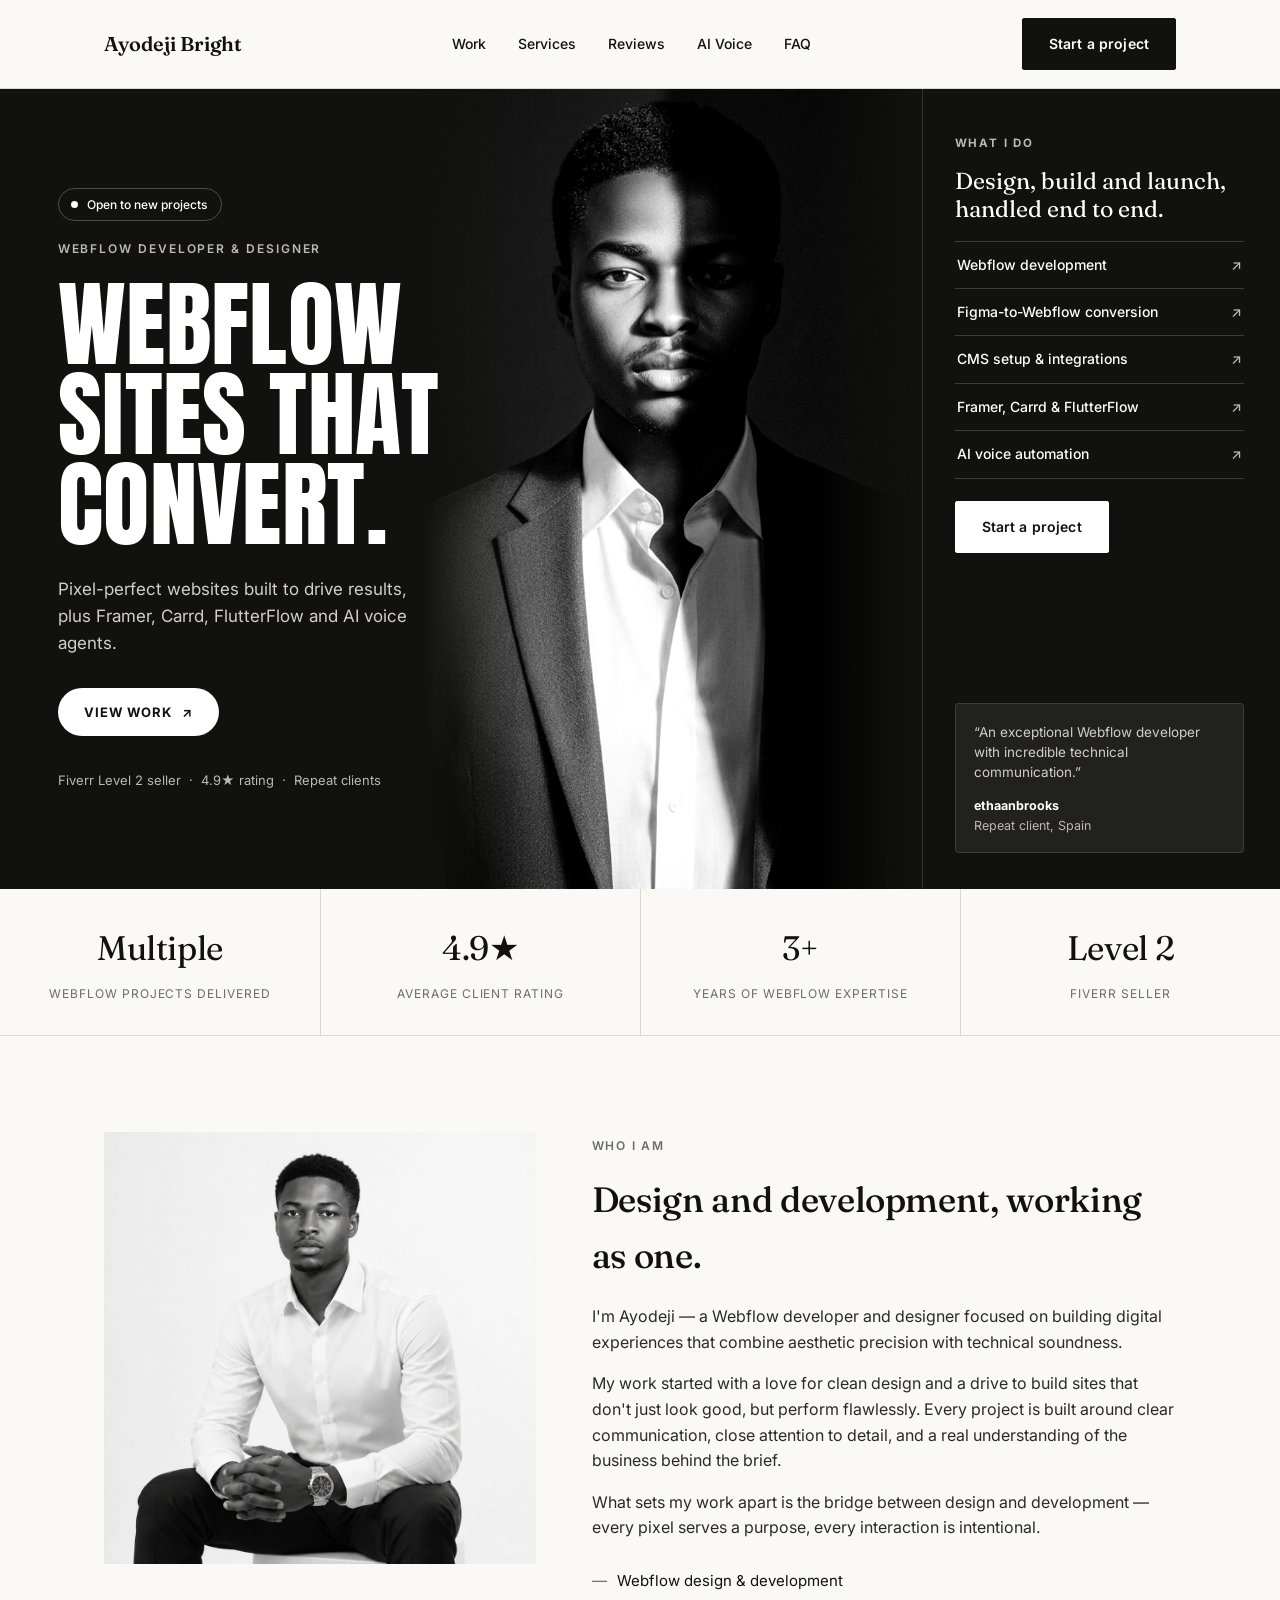
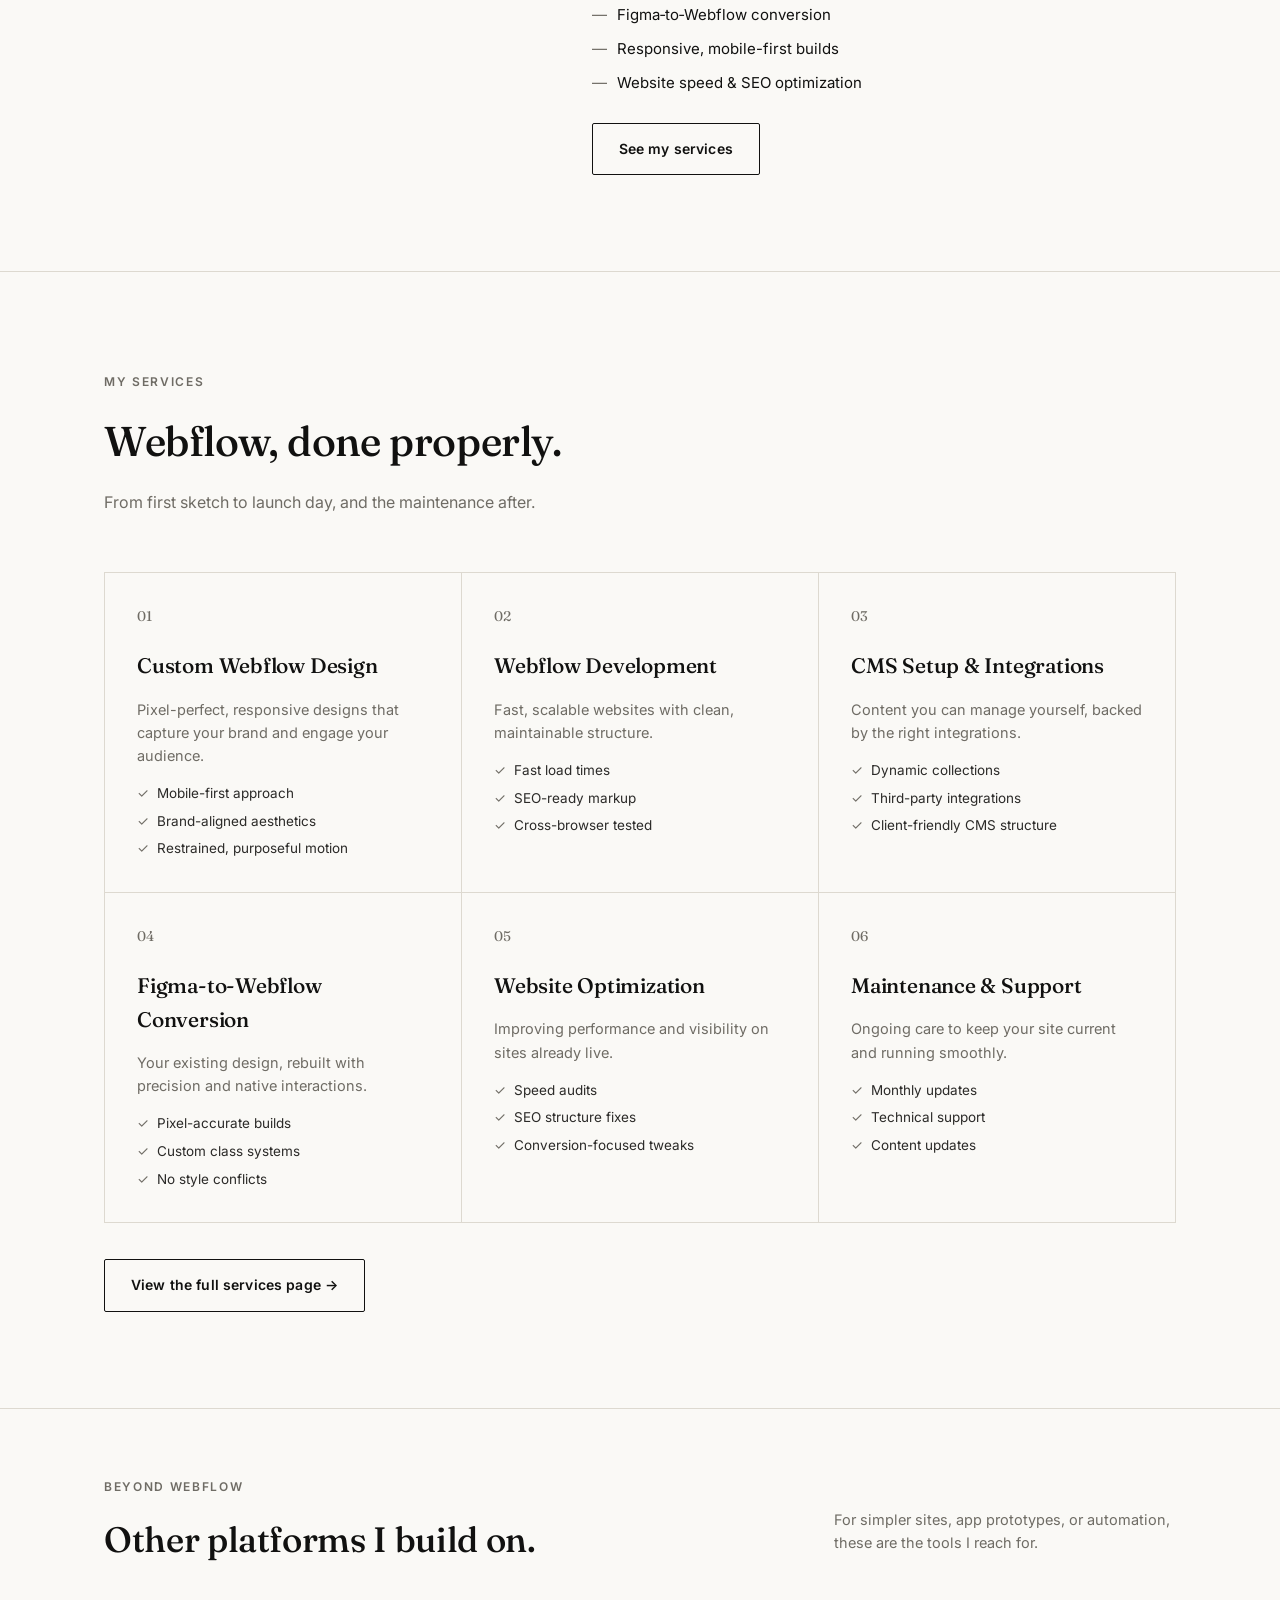
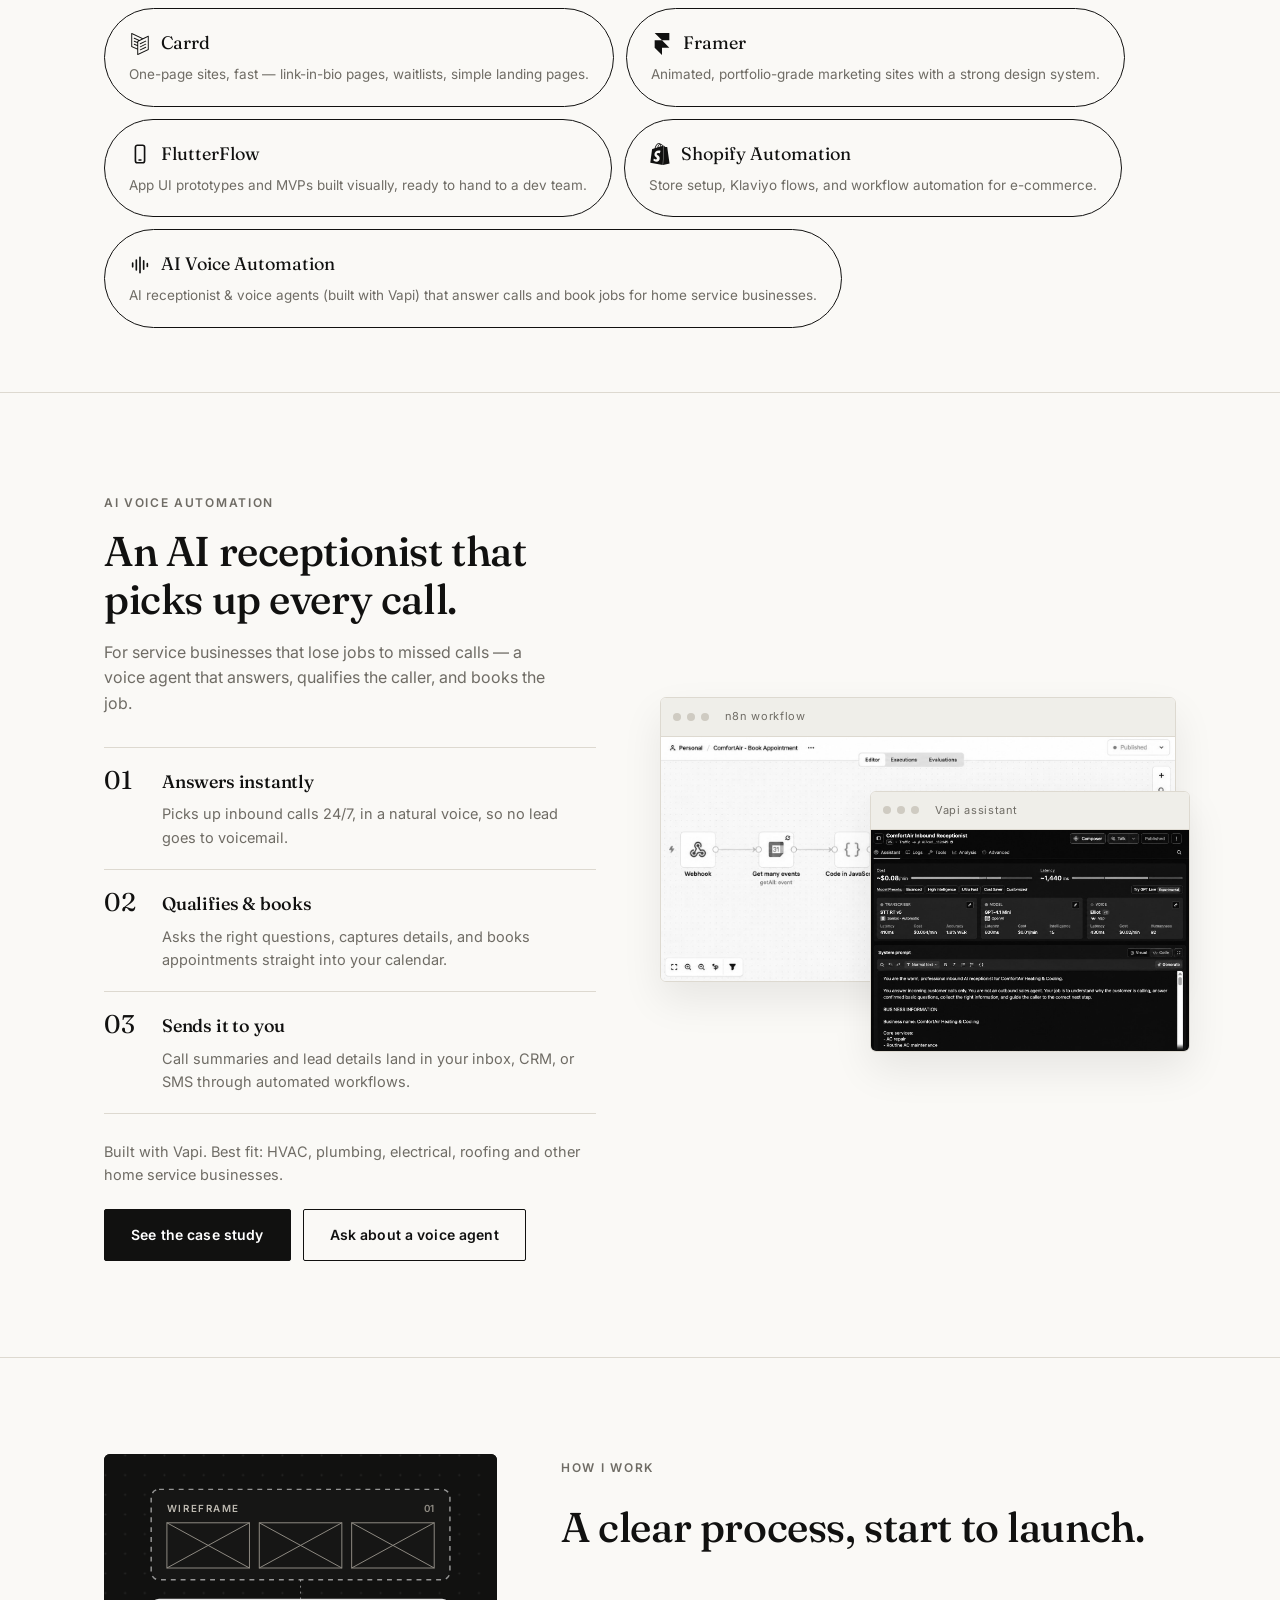
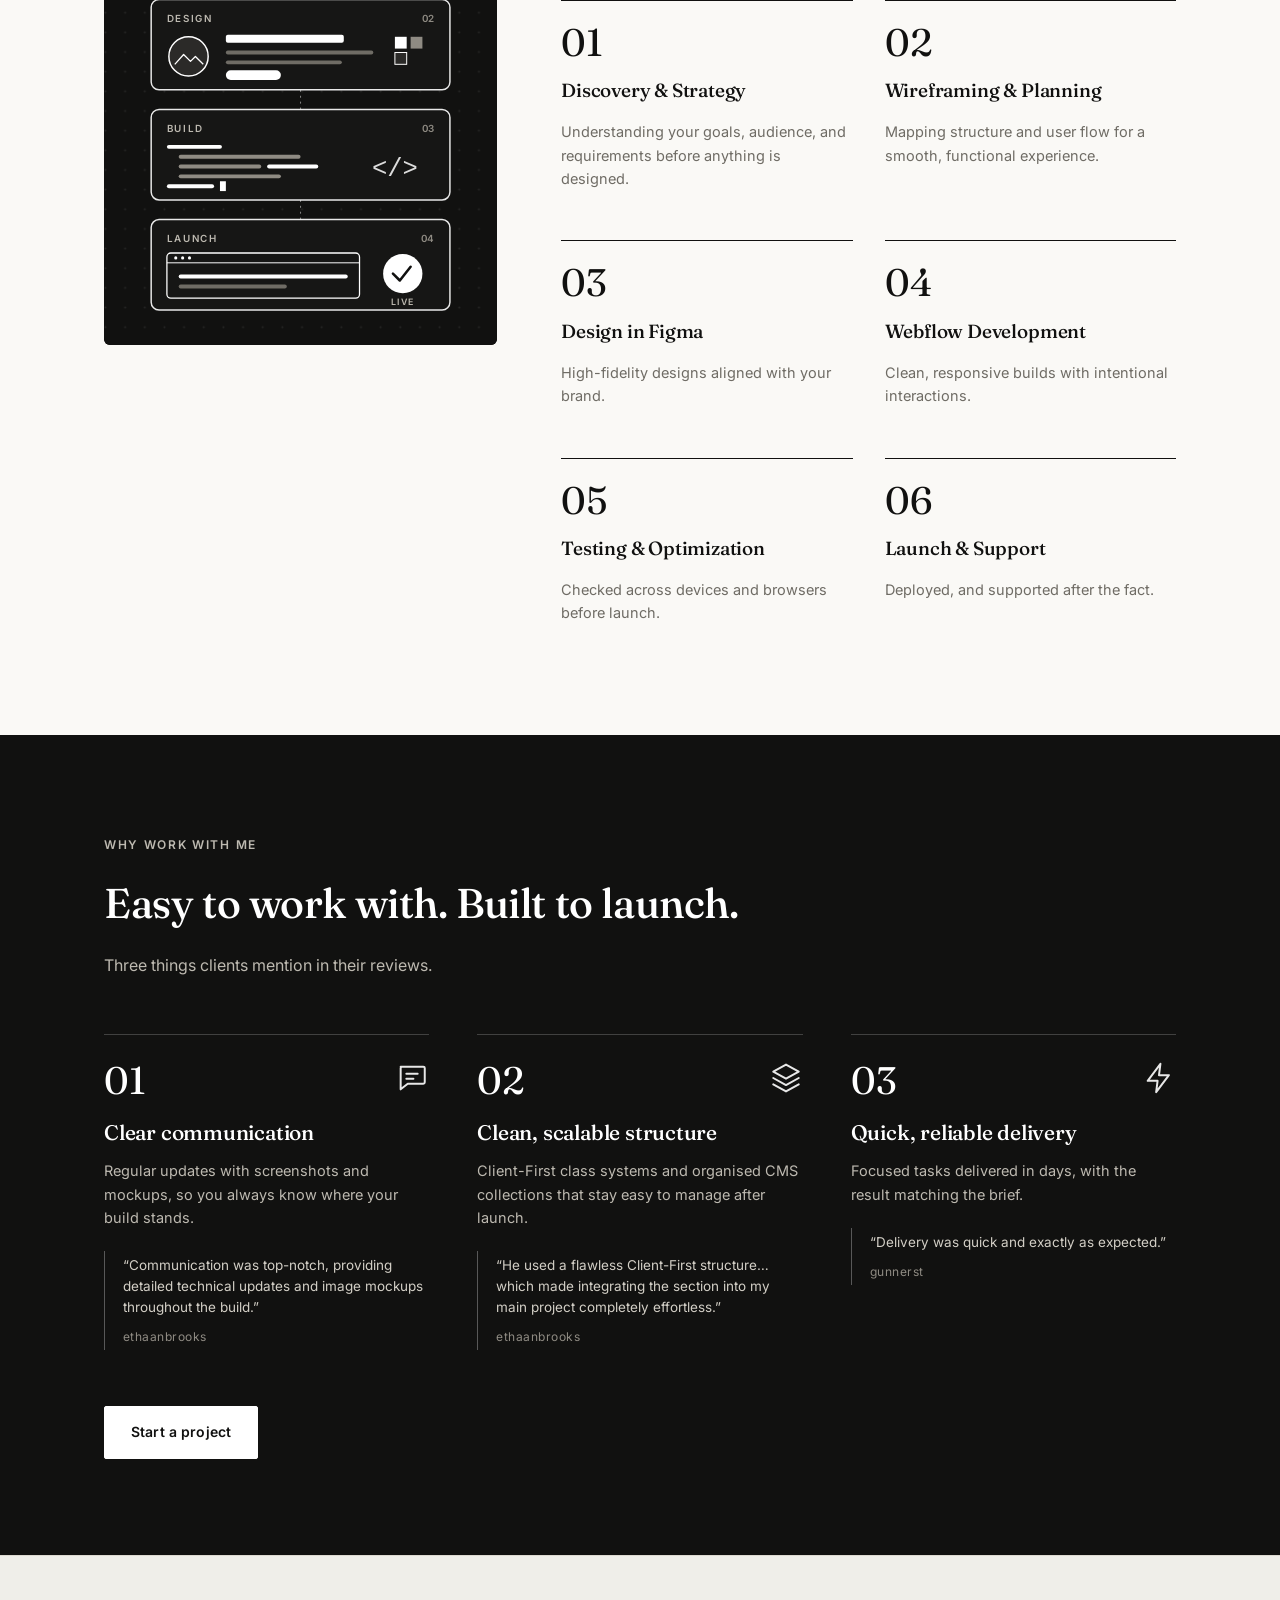
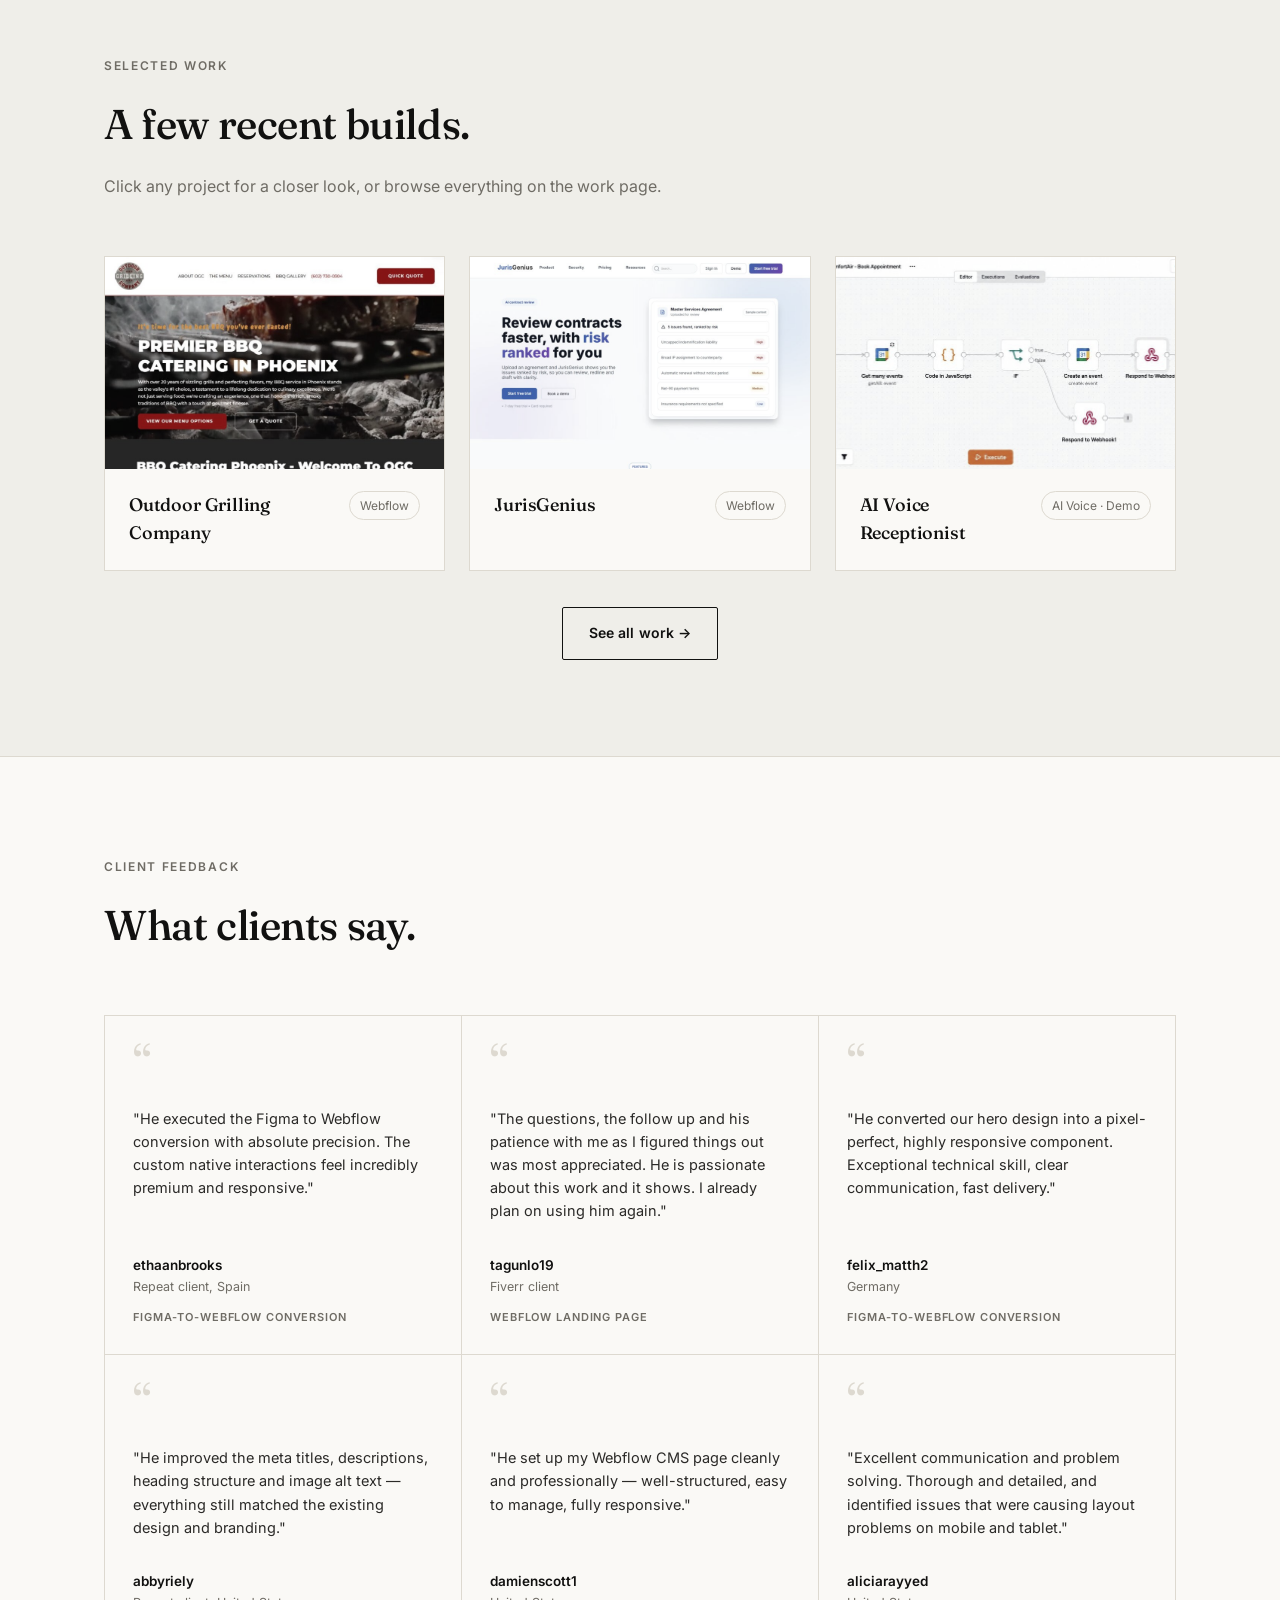
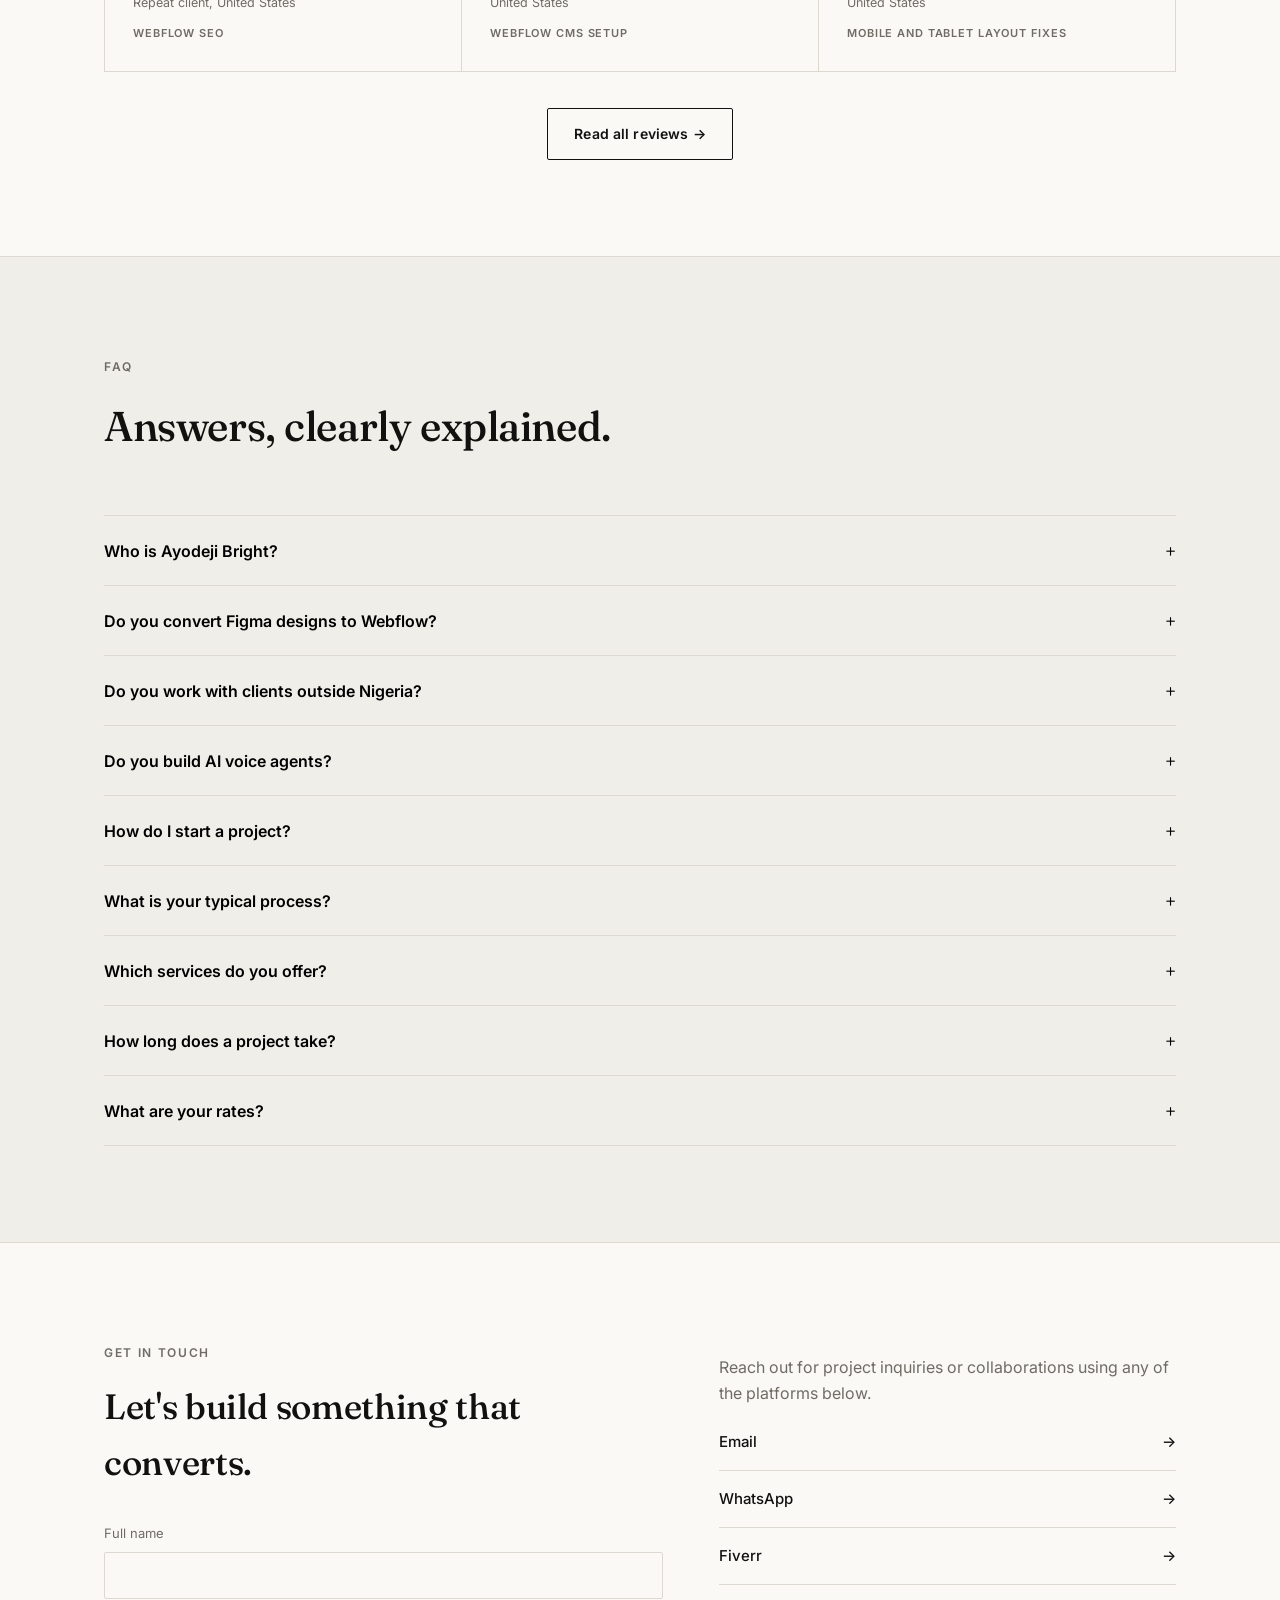
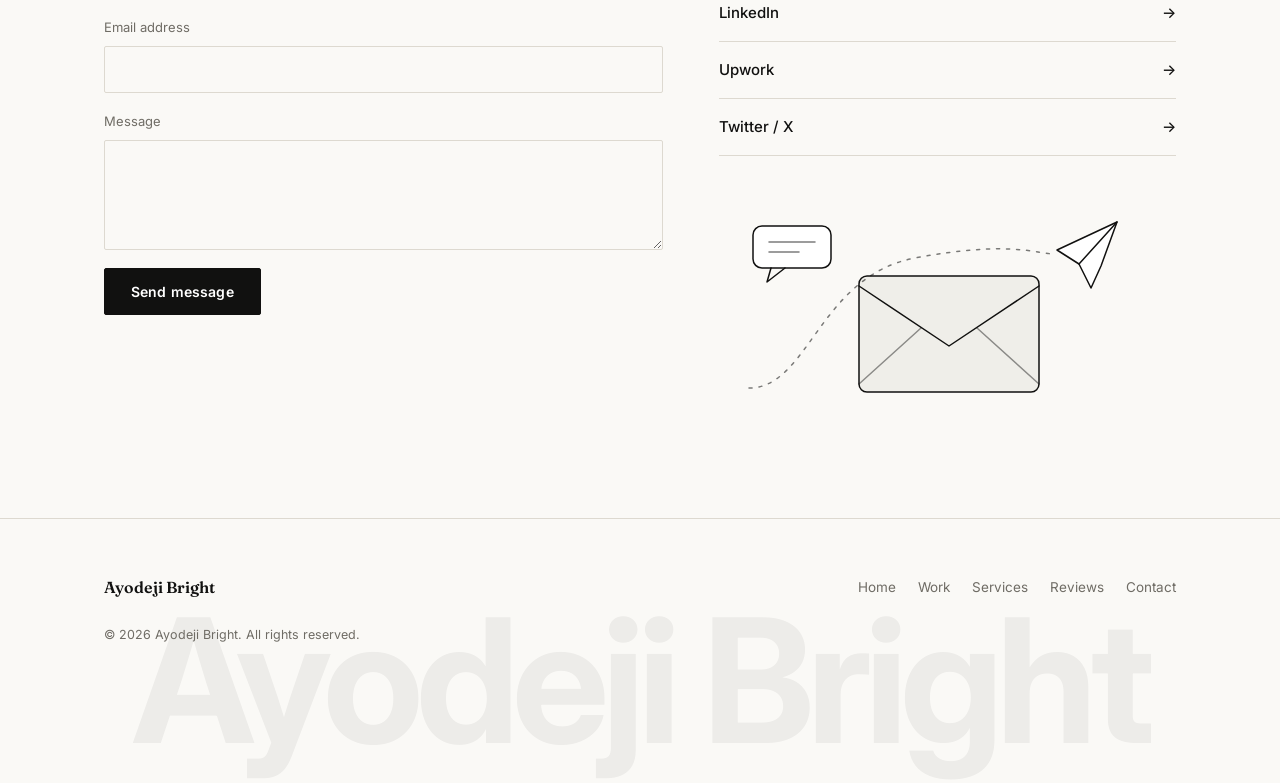
<file: index.html>
<!DOCTYPE html>
<html lang="en">
<head>
<meta charset="UTF-8">
<meta name="viewport" content="width=device-width, initial-scale=1.0">
<title>Ayodeji Bright — Webflow Developer &amp; No-Code Specialist</title>
<meta name="description" content="Ayodeji Bright builds pixel-perfect, high-converting Webflow websites, plus Carrd, Framer, FlutterFlow, Shopify automation and AI voice agents.">
<link rel="preconnect" href="https://fonts.googleapis.com">
<link rel="preconnect" href="https://fonts.gstatic.com" crossorigin>
<link href="https://fonts.googleapis.com/css2?family=Fraunces:opsz,wght@9..144,400..600&family=Inter:wght@400;500;600;700&family=Anton&display=swap" rel="stylesheet">
<link rel="icon" type="image/svg+xml" href="assets/favicon.svg">
<meta property="og:type" content="website">
<meta property="og:title" content="Ayodeji Bright — Webflow Developer &amp; No-Code Specialist">
<meta property="og:description" content="Ayodeji Bright builds pixel-perfect, high-converting Webflow websites, plus Carrd, Framer, FlutterFlow, Shopify automation and AI voice agents.">
<meta property="og:image" content="https://troost4910.github.io/Ayodeji-portfolio/assets/og-image.jpg">
<meta property="og:url" content="https://troost4910.github.io/Ayodeji-portfolio/">
<meta name="twitter:card" content="summary_large_image">
<meta name="theme-color" content="#111110">
<link rel="canonical" href="https://troost4910.github.io/Ayodeji-portfolio/">
<script type="application/ld+json">
{
  "@context": "https://schema.org",
  "@type": "Person",
  "name": "Ayodeji Bright",
  "jobTitle": "Webflow Developer & No-Code Specialist",
  "url": "https://troost4910.github.io/Ayodeji-portfolio/",
  "sameAs": [
    "https://www.linkedin.com/in/ayodeji-bright4910",
    "https://x.com/Troost11229",
    "https://www.upwork.com/freelancers/~01f3ac4145794518e3",
    "https://www.fiverr.com/ayo_dejiweb"
  ]
}
</script>
<script type="application/ld+json">
{
  "@context": "https://schema.org",
  "@type": "FAQPage",
  "mainEntity": [
    {
      "@type": "Question",
      "name": "Who is Ayodeji Bright?",
      "acceptedAnswer": {
        "@type": "Answer",
        "text": "I'm Ayodeji Bright, a Webflow developer and web designer based in Lagos, Nigeria. I build responsive websites and landing pages, convert Figma designs to Webflow, and build AI voice receptionists with Vapi and n8n for service businesses."
      }
    },
    {
      "@type": "Question",
      "name": "Do you convert Figma designs to Webflow?",
      "acceptedAnswer": {
        "@type": "Answer",
        "text": "Yes. Figma-to-Webflow conversion is one of my main services. I rebuild designs as pixel-accurate, responsive Webflow sites with clean class structures and native interactions."
      }
    },
    {
      "@type": "Question",
      "name": "Do you work with clients outside Nigeria?",
      "acceptedAnswer": {
        "@type": "Answer",
        "text": "Yes. I'm based in Lagos, Nigeria, and work with clients around the world. Through Fiverr, I've worked with clients in the United States, Spain, Germany and the United Kingdom."
      }
    },
    {
      "@type": "Question",
      "name": "Do you build AI voice agents?",
      "acceptedAnswer": {
        "@type": "Answer",
        "text": "Yes. I build AI voice receptionists with Vapi and n8n that answer calls, check live availability in Google Calendar and book appointments. A case study is in the Selected Work section."
      }
    },
    {
      "@type": "Question",
      "name": "How do I start a project?",
      "acceptedAnswer": {
        "@type": "Answer",
        "text": "Reach out with your project details through the contact form or any platform below. I'll guide you through the next steps for a seamless kickoff."
      }
    },
    {
      "@type": "Question",
      "name": "What is your typical process?",
      "acceptedAnswer": {
        "@type": "Answer",
        "text": "Every project follows four stages: discovery, design, development, and launch — ensuring clarity and quality at each step."
      }
    },
    {
      "@type": "Question",
      "name": "Which services do you offer?",
      "acceptedAnswer": {
        "@type": "Answer",
        "text": "Webflow design, Figma-to-Webflow conversion, landing pages, and redesigns — plus Carrd, Framer, FlutterFlow and Shopify automation for other needs."
      }
    },
    {
      "@type": "Question",
      "name": "How long does a project take?",
      "acceptedAnswer": {
        "@type": "Answer",
        "text": "Timelines vary by scope, but most projects complete within 2–4 weeks. A clear schedule is provided upfront."
      }
    },
    {
      "@type": "Question",
      "name": "What are your rates?",
      "acceptedAnswer": {
        "@type": "Answer",
        "text": "Pricing is project-based and transparent. After discussing your needs, you'll get a detailed quote — no hidden fees."
      }
    }
  ]
}
</script>
<script>try{if(sessionStorage.getItem('seen')){document.documentElement.classList.add('skip-pre');}else{sessionStorage.setItem('seen','1');}}catch(e){}</script>
<link rel="stylesheet" href="styles.css">
<script async src="https://www.googletagmanager.com/gtag/js?id=G-TLRG5B1DLZ"></script>
<script>
  window.dataLayer = window.dataLayer || [];
  function gtag(){dataLayer.push(arguments);}
  gtag('js', new Date());
  gtag('config', 'G-TLRG5B1DLZ');
</script>
</head>
<body>
<div class="preloader" id="preloader" aria-hidden="true">
  <div class="pre-inner">
    <span class="pre-welcome">Welcome to</span>
    <span class="pre-name">Ayodeji&rsquo;s Portfolio</span>
    <div class="pre-meter"><span class="pre-bar"><i></i></span><span class="pre-pct">0%</span></div>
  </div>
</div>
<script>
(function(){
  var html=document.documentElement, pre=document.getElementById('preloader');
  if(!pre||html.classList.contains('skip-pre')) return;
  var bar=pre.querySelector('.pre-bar i'), pct=pre.querySelector('.pre-pct');
  var MIN=1400, MAX=4500, t0=Date.now(), shown=0, finished=false;
  var got={dom:false,fonts:false,img:false,load:false}, W={dom:25,fonts:30,img:20,load:25};
  function target(){var t=0,k;for(k in got){if(got[k]){t+=W[k];}}return t;}
  function finish(){ if(finished)return; finished=true; pre.classList.add('done'); html.classList.add('pre-done'); }
  function tick(){
    var el=Date.now()-t0, cap=Math.min(100,(el/MIN)*100), base=target(), creep=(base<100)?Math.min(12,el/500):0, goal=Math.min(base+creep,cap,(base<100)?96:100);
    if(el>=MAX){goal=100;}
    shown+=(goal-shown)*0.18; if(goal-shown<0.5){shown=goal;}
    bar.style.transform='scaleX('+(shown/100)+')'; pct.textContent=Math.round(shown)+'%';
    if(shown>=100){ setTimeout(finish,200); return; }
    requestAnimationFrame(tick);
  }
  function onDom(){
    got.dom=true;
    if(document.fonts&&document.fonts.ready){document.fonts.ready.then(function(){got.fonts=true;});}else{got.fonts=true;}
    var img=document.querySelector('.hx-photo');
    if(!img||img.complete){got.img=true;}else{img.addEventListener('load',function(){got.img=true;});img.addEventListener('error',function(){got.img=true;});}
  }
  if(document.readyState==='loading'){document.addEventListener('DOMContentLoaded',onDom);}else{onDom();}
  if(document.readyState==='complete'){got.load=true;}else{window.addEventListener('load',function(){got.load=true;});}
  requestAnimationFrame(tick);
})();
</script>
<noscript><style>.preloader{display:none}</style></noscript>
<div class="progress" id="progress"></div>
<nav class="nav" id="nav">
  <div class="nav-inner">
    <a href="index.html" class="brand">Ayodeji Bright</a>
    <div class="nav-links" id="nav-links">
      <a href="work.html">Work</a>
      <a href="services.html">Services</a>
      <a href="reviews.html">Reviews</a>
      <a href="index.html#ai-voice">AI Voice</a>
      <a href="index.html#faq">FAQ</a>
    </div>
    <div class="nav-cta">
      <a href="index.html#contact" class="btn btn-primary">Start a project</a>
      <button class="nav-toggle" id="nav-toggle" aria-label="Open menu" aria-expanded="false"><span></span><span></span></button>
    </div>
  </div>
</nav>
<header class="hx" id="top">
  <div class="container">
    <div class="hx-card">
      <div class="hx-text">
        <span class="hx-open"><i></i>Open to new projects</span>
        <span class="hx-eyebrow">Webflow Developer &amp; Designer</span>
        <h1>Webflow<br>sites that<br>convert.</h1>
        <p>Pixel-perfect websites built to drive results, plus Framer, Carrd, FlutterFlow and AI voice agents.</p>
        <a class="hx-btn" href="work.html">View work <span aria-hidden="true">&#8599;</span></a>
        <div class="hx-proof">Fiverr Level 2 seller &nbsp;·&nbsp; 4.9★ rating &nbsp;·&nbsp; Repeat clients</div>
      </div>
      <img class="hx-photo" src="assets/ayodeji-portrait.jpg" alt="Portrait of Ayodeji Bright" width="900" height="1128" fetchpriority="high">
      <aside class="hx-side">
        <div>
          <span class="hx-label">What I do</span>
          <p class="hx-side-title">Design, build and launch, handled end to end.</p>
          <ul class="hx-list">
            <li><a href="#services">Webflow development <span aria-hidden="true">&#8599;</span></a></li>
            <li><a href="#services">Figma-to-Webflow conversion <span aria-hidden="true">&#8599;</span></a></li>
            <li><a href="#services">CMS setup &amp; integrations <span aria-hidden="true">&#8599;</span></a></li>
            <li><a href="#platforms">Framer, Carrd &amp; FlutterFlow <span aria-hidden="true">&#8599;</span></a></li>
            <li><a href="#ai-voice">AI voice automation <span aria-hidden="true">&#8599;</span></a></li>
          </ul>
          <a href="#contact" class="btn btn-primary">Start a project</a>
        </div>
        <figure class="hx-quote">
          <p>&ldquo;An exceptional Webflow developer with incredible technical communication.&rdquo;</p>
          <figcaption><strong>ethaanbrooks</strong><span>Repeat client, Spain</span></figcaption>
        </figure>
      </aside>
    </div>
  </div>
</header>

<div class="stats">
  <div class="stat"><div class="num">Multiple</div><div class="label">Webflow projects delivered</div></div>
  <div class="stat"><div class="num">4.9★</div><div class="label">Average client rating</div></div>
  <div class="stat"><div class="num">3+</div><div class="label">Years of Webflow expertise</div></div>
  <div class="stat"><div class="num">Level 2</div><div class="label">Fiverr seller</div></div>
</div>

<section class="reveal" id="about">
  <div class="container about-grid">
    <div>
      <div class="hero-photo" style="aspect-ratio:1/1;">
        <img src="assets/ayodeji-about.jpg" alt="Ayodeji Bright seated in a white shirt" width="1000" height="1000" loading="lazy" decoding="async" style="filter:none;">
      </div>
    </div>
    <div>
      <span class="eyebrow">Who I Am</span>
      <h2 style="margin-top:14px; font-size:clamp(1.6rem,3vw,2.2rem);">Design and development, working as one.</h2>
      <p style="margin-top:20px;">I'm Ayodeji — a Webflow developer and designer focused on building digital experiences that combine aesthetic precision with technical soundness.</p>
      <p>My work started with a love for clean design and a drive to build sites that don't just look good, but perform flawlessly. Every project is built around clear communication, close attention to detail, and a real understanding of the business behind the brief.</p>
      <p>What sets my work apart is the bridge between design and development — every pixel serves a purpose, every interaction is intentional.</p>
      <ul class="specialize">
        <li>Webflow design &amp; development</li>
        <li>Figma&#8209;to&#8209;Webflow conversion</li>
        <li>Responsive, mobile-first builds</li>
        <li>Website speed &amp; SEO optimization</li>
      </ul>
      <a href="services.html" class="btn btn-ghost" style="margin-top:28px;">See my services</a>
    </div>
  </div>
</section>

<section class="border-top reveal" id="services">
  <div class="container">
    <div class="section-head">
      <span class="eyebrow">My Services</span>
      <h2>Webflow, done properly.</h2>
      <p>From first sketch to launch day, and the maintenance after.</p>
    </div>
    <div class="services-grid">
      <div class="service-card">
        <h3>Custom Webflow Design</h3>
        <p>Pixel-perfect, responsive designs that capture your brand and engage your audience.</p>
        <ul><li>Mobile-first approach</li><li>Brand-aligned aesthetics</li><li>Restrained, purposeful motion</li></ul>
      </div>
      <div class="service-card">
        <h3>Webflow Development</h3>
        <p>Fast, scalable websites with clean, maintainable structure.</p>
        <ul><li>Fast load times</li><li>SEO-ready markup</li><li>Cross-browser tested</li></ul>
      </div>
      <div class="service-card">
        <h3>CMS Setup &amp; Integrations</h3>
        <p>Content you can manage yourself, backed by the right integrations.</p>
        <ul><li>Dynamic collections</li><li>Third-party integrations</li><li>Client-friendly CMS structure</li></ul>
      </div>
      <div class="service-card">
        <h3>Figma&#8209;to&#8209;Webflow Conversion</h3>
        <p>Your existing design, rebuilt with precision and native interactions.</p>
        <ul><li>Pixel-accurate builds</li><li>Custom class systems</li><li>No style conflicts</li></ul>
      </div>
      <div class="service-card">
        <h3>Website Optimization</h3>
        <p>Improving performance and visibility on sites already live.</p>
        <ul><li>Speed audits</li><li>SEO structure fixes</li><li>Conversion-focused tweaks</li></ul>
      </div>
      <div class="service-card">
        <h3>Maintenance &amp; Support</h3>
        <p>Ongoing care to keep your site current and running smoothly.</p>
        <ul><li>Monthly updates</li><li>Technical support</li><li>Content updates</li></ul>
      </div>
    </div>
    <div style="margin-top:36px;"><a href="services.html" class="btn btn-ghost">View the full services page &#8594;</a></div>
  </div>
</section>

<section class="secondary-wrap reveal" id="platforms">
  <div class="container">
    <div class="secondary-head">
      <div>
        <span class="eyebrow">Beyond Webflow</span>
        <h2 style="margin-top:14px; font-size:clamp(1.6rem,3vw,2.2rem);">Other platforms I build on.</h2>
      </div>
      <p style="color:var(--graphite); max-width:38ch; font-size:14.5px;">For simpler sites, app prototypes, or automation, these are the tools I reach for.</p>
    </div>
    <div class="chip-row">
      <div class="chip"><span class="platform"><svg class="plat-icon" viewBox="0 0 24 24" fill="currentColor" aria-hidden="true"><path d="M21.2539 18.4207 9.7457 23.9469a.5163.5163 0 0 1-.23.0531.5491.5491 0 0 1-.2832-.0796.5289.5289 0 0 1-.2478-.4513v-5.4732l-6.2165-2.6016c-.199-.084-.3274-.2743-.3274-.4911V.5324c0-.1814.093-.354.2478-.4513.1549-.0974.3495-.1062.5132-.031l11.964 5.743 5.6323-2.7034c.1638-.0796.3584-.0663.5133.031a.5289.5289 0 0 1 .2478.4513v14.3708c-.004.2036-.1195.3894-.3053.4779zM3.5027 1.3774v13.1718l5.482 2.2964v-2.646L5.538 12.8105c-.2699-.1106-.4026-.4203-.2965-.6902.1107-.2743.4204-.4027.6903-.2965l3.0529 1.23v-2.1724L5.538 9.492c-.2699-.1106-.4026-.4203-.2965-.6902.1107-.2743.4204-.4026.6903-.2965l3.0529 1.23v-.6326c0-.2036.115-.3894.3009-.4779l.7875-.3805-4.5617-2.0751c-.2654-.1195-.3849-.438-.2654-.7035.1194-.2655.438-.385.7035-.2655l5.367 2.4468 2.6148-1.2566zM20.493 4.4171 10.0466 9.4345v13.1939l10.4463-5.0219zm-8.4509 6.8668 5.9864-2.8936a.5279.5279 0 0 1 .708.2478c.1282.2654.0176.584-.2478.7079l-5.9864 2.8936a.5448.5448 0 0 1-.23.0531c-.1992 0-.385-.1106-.478-.3008-.1238-.261-.0132-.5797.2478-.708zm0 3.3184 5.9864-2.8936a.5279.5279 0 0 1 .708.2478c.1282.2654.0176.584-.2478.7079l-5.9864 2.8936a.5448.5448 0 0 1-.23.0531c-.1992 0-.385-.1106-.478-.3009-.1238-.2654-.0132-.5796.2478-.7079zm0 3.314 5.9864-2.8936a.5279.5279 0 0 1 .708.2477c.1282.2655.0176.584-.2478.708l-5.9864 2.8936a.5448.5448 0 0 1-.23.053c-.1992 0-.385-.1105-.478-.3008-.1238-.261-.0132-.5796.2478-.708z"/></svg>Carrd</span><p>One-page sites, fast — link-in-bio pages, waitlists, simple landing pages.</p></div>
      <div class="chip"><span class="platform"><svg class="plat-icon" viewBox="0 0 24 24" fill="currentColor" aria-hidden="true"><path d="M4 0h16v8h-8zM4 8h8l8 8H4zM4 16h8v8z"/></svg>Framer</span><p>Animated, portfolio-grade marketing sites with a strong design system.</p></div>
      <div class="chip"><span class="platform"><svg class="plat-icon" viewBox="0 0 24 24" fill="none" stroke="currentColor" stroke-width="1.8" stroke-linecap="round" stroke-linejoin="round" aria-hidden="true"><rect x="7" y="2.5" width="10" height="19" rx="2.2"/><path d="M11 18.5h2"/></svg>FlutterFlow</span><p>App UI prototypes and MVPs built visually, ready to hand to a dev team.</p></div>
      <div class="chip"><span class="platform"><svg class="plat-icon" viewBox="0 0 24 24" fill="currentColor" aria-hidden="true"><path d="M15.337 23.979l7.216-1.561s-2.604-17.613-2.625-17.73c-.018-.116-.114-.192-.211-.192s-1.929-.136-1.929-.136-1.275-1.274-1.439-1.411c-.045-.037-.075-.057-.121-.074l-.914 21.104h.023zM11.71 11.305s-.81-.424-1.774-.424c-1.447 0-1.504.906-1.504 1.141 0 1.232 3.24 1.715 3.24 4.629 0 2.295-1.44 3.76-3.406 3.76-2.354 0-3.54-1.465-3.54-1.465l.646-2.086s1.245 1.066 2.28 1.066c.675 0 .975-.545.975-.932 0-1.619-2.654-1.694-2.654-4.359-.034-2.237 1.571-4.416 4.827-4.416 1.257 0 1.875.361 1.875.361l-.945 2.715-.02.01zM11.17.83c.136 0 .271.038.405.135-.984.465-2.064 1.639-2.508 3.992-.656.213-1.293.405-1.889.578C7.697 3.75 8.951.84 11.17.84V.83zm1.235 2.949v.135c-.754.232-1.583.484-2.394.736.466-1.777 1.333-2.645 2.085-2.971.193.501.309 1.176.309 2.1zm.539-2.234c.694.074 1.141.867 1.429 1.755-.349.114-.735.231-1.158.366v-.252c0-.752-.096-1.371-.271-1.871v.002zm2.992 1.289c-.02 0-.06.021-.078.021s-.289.075-.714.21c-.423-1.233-1.176-2.37-2.508-2.37h-.115C12.135.209 11.669 0 11.265 0 8.159 0 6.675 3.877 6.21 5.846c-1.194.365-2.063.636-2.16.674-.675.213-.694.232-.772.87-.075.462-1.83 14.063-1.83 14.063L15.009 24l.927-21.166z"/></svg>Shopify Automation</span><p>Store setup, Klaviyo flows, and workflow automation for e-commerce.</p></div>
      <div class="chip"><span class="platform"><svg class="plat-icon" viewBox="0 0 24 24" fill="none" stroke="currentColor" stroke-width="1.8" stroke-linecap="round" stroke-linejoin="round" aria-hidden="true"><path d="M4 10v4M8 6.5v11M12 3.5v17M16 7.5v9M20 10.5v3"/></svg>AI Voice Automation</span><p>AI receptionist &amp; voice agents (built with Vapi) that answer calls and book jobs for home service businesses.</p></div>
    </div>
  </div>
</section>

<section class="reveal" id="ai-voice">
  <div class="container ai-grid">
    <div class="ai-copy">
      <span class="eyebrow">AI Voice Automation</span>
      <h2>An AI receptionist that picks up every call.</h2>
      <p class="ai-lead">For service businesses that lose jobs to missed calls — a voice agent that answers, qualifies the caller, and books the job.</p>
      <div class="ai-steps">
        <div class="ai-step"><span class="idx">01</span><div><h3>Answers instantly</h3><p>Picks up inbound calls 24/7, in a natural voice, so no lead goes to voicemail.</p></div></div>
        <div class="ai-step"><span class="idx">02</span><div><h3>Qualifies &amp; books</h3><p>Asks the right questions, captures details, and books appointments straight into your calendar.</p></div></div>
        <div class="ai-step"><span class="idx">03</span><div><h3>Sends it to you</h3><p>Call summaries and lead details land in your inbox, CRM, or SMS through automated workflows.</p></div></div>
      </div>
      <p class="ai-note">Built with Vapi. Best fit: HVAC, plumbing, electrical, roofing and other home service businesses.</p>
      <div class="ai-actions">
        <a href="work/ai-voice-receptionist.html" class="btn btn-primary">See the case study</a>
        <a href="#contact" class="btn btn-ghost">Ask about a voice agent</a>
      </div>
    </div>
    <div class="ai-visual">
      <figure class="win win-main">
        <div class="win-bar"><i></i><i></i><i></i><span>n8n workflow</span></div>
        <img src="assets/aivoice-n8n.jpg" alt="n8n booking workflow for the AI voice receptionist" width="1400" height="664" loading="lazy" decoding="async">
      </figure>
      <figure class="win win-side">
        <div class="win-bar"><i></i><i></i><i></i><span>Vapi assistant</span></div>
        <img src="assets/aivoice-vapi.jpg" alt="Vapi assistant settings for the AI voice receptionist" width="1200" height="833" loading="lazy" decoding="async">
      </figure>
    </div>
  </div>
</section>

<section class="border-top reveal" id="process">
  <div class="container process-wrap">
    <div class="process-visual">
    <svg viewBox="0 0 400 500" role="img" aria-label="Illustration of the four stages of a build: wireframe, design, code and launch" xmlns="http://www.w3.org/2000/svg">
    <defs><pattern id="dots" width="20" height="20" patternUnits="userSpaceOnUse"><circle cx="1.5" cy="1.5" r="1" fill="#ffffff" fill-opacity=".09"/></pattern></defs>
    <rect width="400" height="500" fill="#111110"/><rect width="400" height="500" fill="url(#dots)"/>
    <path d="M200 128V148" stroke="#ffffff" stroke-opacity=".5" stroke-dasharray="2 4"/><path d="M200 240V260" stroke="#ffffff" stroke-opacity=".5" stroke-dasharray="2 4"/><path d="M200 352V372" stroke="#ffffff" stroke-opacity=".5" stroke-dasharray="2 4"/>
    
    <g transform="translate(0,36)">
      <rect x="48" y="0" width="304" height="92" rx="8" fill="#161615" stroke="#ffffff" stroke-opacity="0.55" stroke-width="1.5" stroke-dasharray="5 5"/>
      <text x="64" y="23" fill="#bdb9b0" font-family="Inter,Arial,sans-serif" font-size="10" font-weight="600" letter-spacing="1.6">WIREFRAME</text>
      <text x="336" y="23" fill="#8f8b83" font-family="Inter,Arial,sans-serif" font-size="10" font-weight="600" text-anchor="end">01</text>
      <g stroke="#8f8b83" stroke-width="1" fill="none"><rect x="64" y="34" width="84" height="46"/><path d="M64 34L148 80M148 34L64 80"/></g><g stroke="#8f8b83" stroke-width="1" fill="none"><rect x="158" y="34" width="84" height="46"/><path d="M158 34L242 80M242 34L158 80"/></g><g stroke="#8f8b83" stroke-width="1" fill="none"><rect x="252" y="34" width="84" height="46"/><path d="M252 34L336 80M336 34L252 80"/></g>
    </g>
    
    <g transform="translate(0,148)">
      <rect x="48" y="0" width="304" height="92" rx="8" fill="#161615" stroke="#ffffff" stroke-opacity="0.9" stroke-width="1.5"/>
      <text x="64" y="23" fill="#bdb9b0" font-family="Inter,Arial,sans-serif" font-size="10" font-weight="600" letter-spacing="1.6">DESIGN</text>
      <text x="336" y="23" fill="#8f8b83" font-family="Inter,Arial,sans-serif" font-size="10" font-weight="600" text-anchor="end">02</text>
      
      <circle cx="86" cy="58" r="20" fill="#2b2a28" stroke="#ffffff" stroke-width="1.5"/>
      <path d="M72 66l9-10 7 7 5-5 8 8" fill="none" stroke="#ffffff" stroke-width="1.3" stroke-linejoin="round"/>
      <rect x="124" y="36" width="120" height="8" rx="2" fill="#ffffff"/>
      <rect x="124" y="52" width="150" height="4" rx="2" fill="#6f6c65"/>
      <rect x="124" y="62" width="118" height="4" rx="2" fill="#6f6c65"/>
      <rect x="124" y="72" width="56" height="10" rx="5" fill="#ffffff"/>
      <rect x="296" y="38" width="12" height="12" fill="#ffffff"/>
      <rect x="312" y="38" width="12" height="12" fill="#8f8b83"/>
      <rect x="296" y="54" width="12" height="12" fill="#2b2a28" stroke="#ffffff" stroke-width="1"/>
    </g>
    
    <g transform="translate(0,260)">
      <rect x="48" y="0" width="304" height="92" rx="8" fill="#161615" stroke="#ffffff" stroke-opacity="0.9" stroke-width="1.5"/>
      <text x="64" y="23" fill="#bdb9b0" font-family="Inter,Arial,sans-serif" font-size="10" font-weight="600" letter-spacing="1.6">BUILD</text>
      <text x="336" y="23" fill="#8f8b83" font-family="Inter,Arial,sans-serif" font-size="10" font-weight="600" text-anchor="end">03</text>
      
      <rect x="64" y="36" width="56" height="4" rx="2" fill="#ffffff"/>
      <rect x="76" y="46" width="124" height="4" rx="2" fill="#8f8b83"/>
      <rect x="76" y="56" width="84" height="4" rx="2" fill="#8f8b83"/><rect x="166" y="56" width="52" height="4" rx="2" fill="#ffffff"/>
      <rect x="76" y="66" width="104" height="4" rx="2" fill="#8f8b83"/>
      <rect x="64" y="76" width="48" height="4" rx="2" fill="#ffffff"/><rect x="118" y="73" width="6" height="10" fill="#ffffff"/>
      <text x="296" y="68" fill="#ffffff" font-family="Menlo,Consolas,monospace" font-size="26" text-anchor="middle" opacity=".85">&lt;/&gt;</text>
    </g>
    
    <g transform="translate(0,372)">
      <rect x="48" y="0" width="304" height="92" rx="8" fill="#161615" stroke="#ffffff" stroke-opacity="0.9" stroke-width="1.5"/>
      <text x="64" y="23" fill="#bdb9b0" font-family="Inter,Arial,sans-serif" font-size="10" font-weight="600" letter-spacing="1.6">LAUNCH</text>
      <text x="336" y="23" fill="#8f8b83" font-family="Inter,Arial,sans-serif" font-size="10" font-weight="600" text-anchor="end">04</text>
      
      <rect x="64" y="34" width="196" height="46" rx="4" fill="none" stroke="#ffffff" stroke-width="1.3"/>
      <path d="M64 44h196" stroke="#ffffff" stroke-width="1"/>
      <circle cx="73" cy="39" r="1.6" fill="#ffffff"/><circle cx="80" cy="39" r="1.6" fill="#ffffff"/><circle cx="87" cy="39" r="1.6" fill="#ffffff"/>
      <rect x="76" y="56" width="172" height="4" rx="2" fill="#ffffff"/>
      <rect x="76" y="66" width="110" height="4" rx="2" fill="#6f6c65"/>
      <circle cx="304" cy="55" r="20" fill="#ffffff"/>
      <path d="M294 55l7 7 11-14" fill="none" stroke="#111110" stroke-width="2.6" stroke-linecap="round" stroke-linejoin="round"/>
      <text x="304" y="87" fill="#bdb9b0" font-family="Inter,Arial,sans-serif" font-size="9" font-weight="600" letter-spacing="1.4" text-anchor="middle">LIVE</text>
    </g>
  </svg>
    </div>
    <div>
      <div class="section-head">
        <span class="eyebrow">How I Work</span>
        <h2>A clear process, start to launch.</h2>
      </div>
      <div class="process-grid p-premium">
        <div class="process-step"><span class="idx">01</span><h3>Discovery &amp; Strategy</h3><p>Understanding your goals, audience, and requirements before anything is designed.</p></div>
        <div class="process-step"><span class="idx">02</span><h3>Wireframing &amp; Planning</h3><p>Mapping structure and user flow for a smooth, functional experience.</p></div>
        <div class="process-step"><span class="idx">03</span><h3>Design in Figma</h3><p>High-fidelity designs aligned with your brand.</p></div>
        <div class="process-step"><span class="idx">04</span><h3>Webflow Development</h3><p>Clean, responsive builds with intentional interactions.</p></div>
        <div class="process-step"><span class="idx">05</span><h3>Testing &amp; Optimization</h3><p>Checked across devices and browsers before launch.</p></div>
        <div class="process-step"><span class="idx">06</span><h3>Launch &amp; Support</h3><p>Deployed, and supported after the fact.</p></div>
      </div>
    </div>
  </div>
</section>

<section class="why-band reveal" id="why">
  <div class="container">
    <div class="section-head">
      <span class="eyebrow">Why work with me</span>
      <h2>Easy to work with. Built to launch.</h2>
      <p>Three things clients mention in their reviews.</p>
    </div>
    <div class="why-grid">
      <div class="why-item">
        <div class="why-top"><span class="idx">01</span><svg class="why-ico" viewBox="0 0 24 24" fill="none" stroke="currentColor" stroke-width="1.4" stroke-linecap="round" stroke-linejoin="round" aria-hidden="true"><path d="M4 4h16a1 1 0 0 1 1 1v10a1 1 0 0 1-1 1H9l-5 4V5a1 1 0 0 1 1-1z"/><path d="M8 9h8M8 12.5h5"/></svg></div>
        <h3>Clear communication</h3>
        <p>Regular updates with screenshots and mockups, so you always know where your build stands.</p>
        <blockquote>&ldquo;Communication was top-notch, providing detailed technical updates and image mockups throughout the build.&rdquo;<cite>ethaanbrooks</cite></blockquote>
      </div>
      <div class="why-item">
        <div class="why-top"><span class="idx">02</span><svg class="why-ico" viewBox="0 0 24 24" fill="none" stroke="currentColor" stroke-width="1.4" stroke-linecap="round" stroke-linejoin="round" aria-hidden="true"><path d="M12 2.5l9 5-9 5-9-5 9-5z"/><path d="M3 12l9 5 9-5"/><path d="M3 16.5l9 5 9-5"/></svg></div>
        <h3>Clean, scalable structure</h3>
        <p>Client-First class systems and organised CMS collections that stay easy to manage after launch.</p>
        <blockquote>&ldquo;He used a flawless Client-First structure&hellip; which made integrating the section into my main project completely effortless.&rdquo;<cite>ethaanbrooks</cite></blockquote>
      </div>
      <div class="why-item">
        <div class="why-top"><span class="idx">03</span><svg class="why-ico" viewBox="0 0 24 24" fill="none" stroke="currentColor" stroke-width="1.4" stroke-linecap="round" stroke-linejoin="round" aria-hidden="true"><path d="M13 2L4 14h7l-1 8 9-12h-7l1-8z"/></svg></div>
        <h3>Quick, reliable delivery</h3>
        <p>Focused tasks delivered in days, with the result matching the brief.</p>
        <blockquote>&ldquo;Delivery was quick and exactly as expected.&rdquo;<cite>gunnerst</cite></blockquote>
      </div>
    </div>
    <a href="#contact" class="btn why-btn">Start a project</a>
  </div>
</section>

<section class="bg-dim border-top reveal" id="work">
  <div class="container">
    <div class="section-head">
      <span class="eyebrow">Selected Work</span>
      <h2>A few recent builds.</h2>
      <p>Click any project for a closer look, or browse everything on the work page.</p>
    </div>
    <div class="work-grid work-grid-3">
      <div class="work-card" data-project="ogc" data-cat="webflow">
        <div class="work-thumb"><img src="assets/work-ogc.jpg" alt="Outdoor Grilling Company website" width="900" height="1706" loading="lazy" decoding="async"></div>
        <div class="work-body"><h3>Outdoor Grilling Company</h3><span class="work-tag">Webflow</span></div>
      </div>
      <div class="work-card" data-project="jurisgenius" data-cat="webflow">
        <div class="work-thumb"><img src="assets/work-jurisgenius.jpg" alt="JurisGenius website" width="900" height="1060" loading="lazy" decoding="async"></div>
        <div class="work-body"><h3>JurisGenius</h3><span class="work-tag">Webflow</span></div>
      </div>
      <div class="work-card" data-project="aivoice" data-cat="ai">
        <div class="work-thumb"><img src="assets/work-aivoice.jpg" alt="AI voice receptionist n8n workflow" width="900" height="427" loading="lazy" decoding="async"></div>
        <div class="work-body"><h3>AI Voice Receptionist</h3><span class="work-tag">AI Voice · Demo</span></div>
      </div>
    </div>
    <div class="work-more">
      <a href="work.html" class="btn btn-ghost">See all work &#8594;</a>
    </div>
  </div>
</section>

<section class="border-top reveal">
  <div class="container">
    <div class="section-head">
      <span class="eyebrow">Client Feedback</span>
      <h2>What clients say.</h2>
    </div>
    <div class="testimonial-grid">
      <div class="testimonial-card">
        <p>"He executed the Figma to Webflow conversion with absolute precision. The custom native interactions feel incredibly premium and responsive."</p>
        <div class="testimonial-name">ethaanbrooks</div>
        <div class="testimonial-loc">Repeat client, Spain</div>
        <div class="testimonial-svc">Figma-to-Webflow conversion</div>
      </div>
      <div class="testimonial-card">
        <p>"The questions, the follow up and his patience with me as I figured things out was most appreciated. He is passionate about this work and it shows. I already plan on using him again."</p>
        <div class="testimonial-name">tagunlo19</div>
        <div class="testimonial-loc">Fiverr client</div>
        <div class="testimonial-svc">Webflow landing page</div>
      </div>
      <div class="testimonial-card">
        <p>"He converted our hero design into a pixel-perfect, highly responsive component. Exceptional technical skill, clear communication, fast delivery."</p>
        <div class="testimonial-name">felix_matth2</div>
        <div class="testimonial-loc">Germany</div>
        <div class="testimonial-svc">Figma-to-Webflow conversion</div>
      </div>
      <div class="testimonial-card">
        <p>"He improved the meta titles, descriptions, heading structure and image alt text — everything still matched the existing design and branding."</p>
        <div class="testimonial-name">abbyriely</div>
        <div class="testimonial-loc">Repeat client, United States</div>
        <div class="testimonial-svc">Webflow SEO</div>
      </div>
      <div class="testimonial-card">
        <p>"He set up my Webflow CMS page cleanly and professionally — well-structured, easy to manage, fully responsive."</p>
        <div class="testimonial-name">damienscott1</div>
        <div class="testimonial-loc">United States</div>
        <div class="testimonial-svc">Webflow CMS setup</div>
      </div>
      <div class="testimonial-card">
        <p>"Excellent communication and problem solving. Thorough and detailed, and identified issues that were causing layout problems on mobile and tablet."</p>
        <div class="testimonial-name">aliciarayyed</div>
        <div class="testimonial-loc">United States</div>
        <div class="testimonial-svc">Mobile and tablet layout fixes</div>
      </div>
    </div>
    <div class="work-more" style="margin-top:36px;"><a href="reviews.html" class="btn btn-ghost">Read all reviews &#8594;</a></div>
  </div>
</section>

<section class="bg-dim border-top reveal" id="faq">
  <div class="container">
    <div class="section-head">
      <span class="eyebrow">FAQ</span>
      <h2>Answers, clearly explained.</h2>
    </div>
    <div class="faq-list">
      <div class="faq-item">
        <button class="faq-q">Who is Ayodeji Bright?<span class="plus">+</span></button>
        <div class="faq-a"><p>I'm Ayodeji Bright, a Webflow developer and web designer based in Lagos, Nigeria. I build responsive websites and landing pages, convert Figma designs to Webflow, and build AI voice receptionists with Vapi and n8n for service businesses.</p></div>
      </div>
      <div class="faq-item">
        <button class="faq-q">Do you convert Figma designs to Webflow?<span class="plus">+</span></button>
        <div class="faq-a"><p>Yes. Figma-to-Webflow conversion is one of my main services. I rebuild designs as pixel-accurate, responsive Webflow sites with clean class structures and native interactions.</p></div>
      </div>
      <div class="faq-item">
        <button class="faq-q">Do you work with clients outside Nigeria?<span class="plus">+</span></button>
        <div class="faq-a"><p>Yes. I'm based in Lagos, Nigeria, and work with clients around the world. Through Fiverr, I've worked with clients in the United States, Spain, Germany and the United Kingdom.</p></div>
      </div>
      <div class="faq-item">
        <button class="faq-q">Do you build AI voice agents?<span class="plus">+</span></button>
        <div class="faq-a"><p>Yes. I build AI voice receptionists with Vapi and n8n that answer calls, check live availability in Google Calendar and book appointments. A case study is in the Selected Work section.</p></div>
      </div>
      <div class="faq-item">
        <button class="faq-q">How do I start a project?<span class="plus">+</span></button>
        <div class="faq-a"><p>Reach out with your project details through the contact form or any platform below. I'll guide you through the next steps for a seamless kickoff.</p></div>
      </div>
      <div class="faq-item">
        <button class="faq-q">What is your typical process?<span class="plus">+</span></button>
        <div class="faq-a"><p>Every project follows four stages: discovery, design, development, and launch — ensuring clarity and quality at each step.</p></div>
      </div>
      <div class="faq-item">
        <button class="faq-q">Which services do you offer?<span class="plus">+</span></button>
        <div class="faq-a"><p>Webflow design, Figma-to-Webflow conversion, landing pages, and redesigns — plus Carrd, Framer, FlutterFlow and Shopify automation for other needs.</p></div>
      </div>
      <div class="faq-item">
        <button class="faq-q">How long does a project take?<span class="plus">+</span></button>
        <div class="faq-a"><p>Timelines vary by scope, but most projects complete within 2–4 weeks. A clear schedule is provided upfront.</p></div>
      </div>
      <div class="faq-item">
        <button class="faq-q">What are your rates?<span class="plus">+</span></button>
        <div class="faq-a"><p>Pricing is project-based and transparent. After discussing your needs, you'll get a detailed quote — no hidden fees.</p></div>
      </div>
    </div>
  </div>
</section>

<section class="border-top reveal" id="contact">
  <div class="container contact-grid">
    <div>
      <span class="eyebrow">Get In Touch</span>
      <h2 style="margin-top:14px; font-size:clamp(1.6rem,3vw,2.2rem);">Let's build something that converts.</h2>
      <form id="contact-form" action="https://formspree.io/f/xqpeqdoa" method="POST" style="margin-top:32px;">
        <div class="form-row">
          <label for="name">Full name</label>
          <input type="text" id="name" name="name" required>
        </div>
        <div class="form-row">
          <label for="email">Email address</label>
          <input type="email" id="email" name="email" required>
        </div>
        <div class="form-row">
          <label for="message">Message</label>
          <textarea id="message" name="message" required></textarea>
        </div>
        <button type="submit" class="btn btn-primary">Send message</button>
        <p class="form-status" id="form-status"></p>
      </form>
    </div>
    <div>
      <p style="color:var(--graphite); margin-bottom:8px;">Reach out for project inquiries or collaborations using any of the platforms below.</p>
      <div class="contact-links">
        <a class="contact-link-row" href="mailto:ayodejibright58@gmail.com">Email <span>&#8594;</span></a>
        <a class="contact-link-row" href="https://wa.me/2348079974050?text=Hi%20Ayodeji%2C%20I%20saw%20your%20portfolio%20and%20I%27d%20like%20to%20discuss%20a%20project." target="_blank" rel="noopener">WhatsApp <span>&#8594;</span></a>
        <a class="contact-link-row" href="https://www.fiverr.com/ayo_dejiweb/design-redesign-webflow-website-webflow-website-development-figma-to-webflow" target="_blank" rel="noopener">Fiverr <span>&#8594;</span></a>
        <a class="contact-link-row" href="https://www.linkedin.com/in/ayodeji-bright4910" target="_blank" rel="noopener">LinkedIn <span>&#8594;</span></a>
        <a class="contact-link-row" href="https://www.upwork.com/freelancers/~01f3ac4145794518e3" target="_blank" rel="noopener">Upwork <span>&#8594;</span></a>
        <a class="contact-link-row" href="https://x.com/Troost11229" target="_blank" rel="noopener">Twitter / X <span>&#8594;</span></a>
      </div>
      <div class="contact-illus" aria-hidden="true">
        <svg viewBox="0 0 420 230" fill="none" stroke="#111110" stroke-width="1.5" stroke-linecap="round" stroke-linejoin="round" xmlns="http://www.w3.org/2000/svg">
          <rect x="140" y="84" width="180" height="116" rx="8" fill="#efeee9"/>
          <path d="M140 94l90 60 90-60"/>
          <path d="M140 192l62-56M320 192l-62-56" stroke-opacity=".45"/>
          <path d="M30 196C90 196 100 84 196 66S318 62 336 62" stroke-dasharray="3 7" stroke-opacity=".55"/>
          <path d="M398 30L338 58l22 14 12 24 10-22 16-44z" fill="#ffffff"/>
          <path d="M360 72L398 30"/>
          <rect x="34" y="34" width="78" height="42" rx="9" fill="#ffffff"/>
          <path d="M52 76l-4 14 18-14"/>
          <path d="M50 50h46M50 60h30" stroke-opacity=".55"/>
        </svg>
      </div>
    </div>
  </div>
</section>

<footer>
  <div class="footer-main">
    <div class="container">
      <div class="footer-row">
        <span class="brand" style="font-size:16px;">Ayodeji Bright</span>
        <div class="footer-links">
          <a href="index.html">Home</a>
          <a href="work.html">Work</a>
          <a href="services.html">Services</a>
          <a href="reviews.html">Reviews</a>
          <a href="index.html#contact">Contact</a>
        </div>
      </div>
      <p class="footer-copy">© 2026 Ayodeji Bright. All rights reserved.</p>
    </div>
    <div class="footer-name" aria-hidden="true">Ayodeji Bright</div>
  </div>
</footer>

<!-- Lightbox -->
<div class="lightbox" id="lightbox">
  <div class="lightbox-inner">
    <button class="lightbox-close" id="lightbox-close">&times;</button>
    <div class="lightbox-img" id="lightbox-img"></div>
    <div class="lightbox-body">
      <h3 id="lightbox-title"></h3>
      <div class="lightbox-meta" id="lightbox-meta"></div>
      <p id="lightbox-desc"></p>
      <a id="lightbox-link" class="btn btn-ghost" href="#" target="_blank" rel="noopener">View live site &#8594;</a>
      <div class="lightbox-nav" id="lightbox-nav">
        <button id="lb-prev" aria-label="Previous project">&#8592; Previous</button>
        <span id="lb-count"></span>
        <button id="lb-next" aria-label="Next project">Next &#8594;</button>
      </div>
    </div>
  </div>
</div>

<a href="https://wa.me/2348079974050?text=Hi%20Ayodeji%2C%20I%20saw%20your%20portfolio%20and%20I%27d%20like%20to%20discuss%20a%20project." class="fab" id="fab" target="_blank" rel="noopener">WhatsApp me</a>

<script src="script.js"></script>
</body>
</html>
</file>
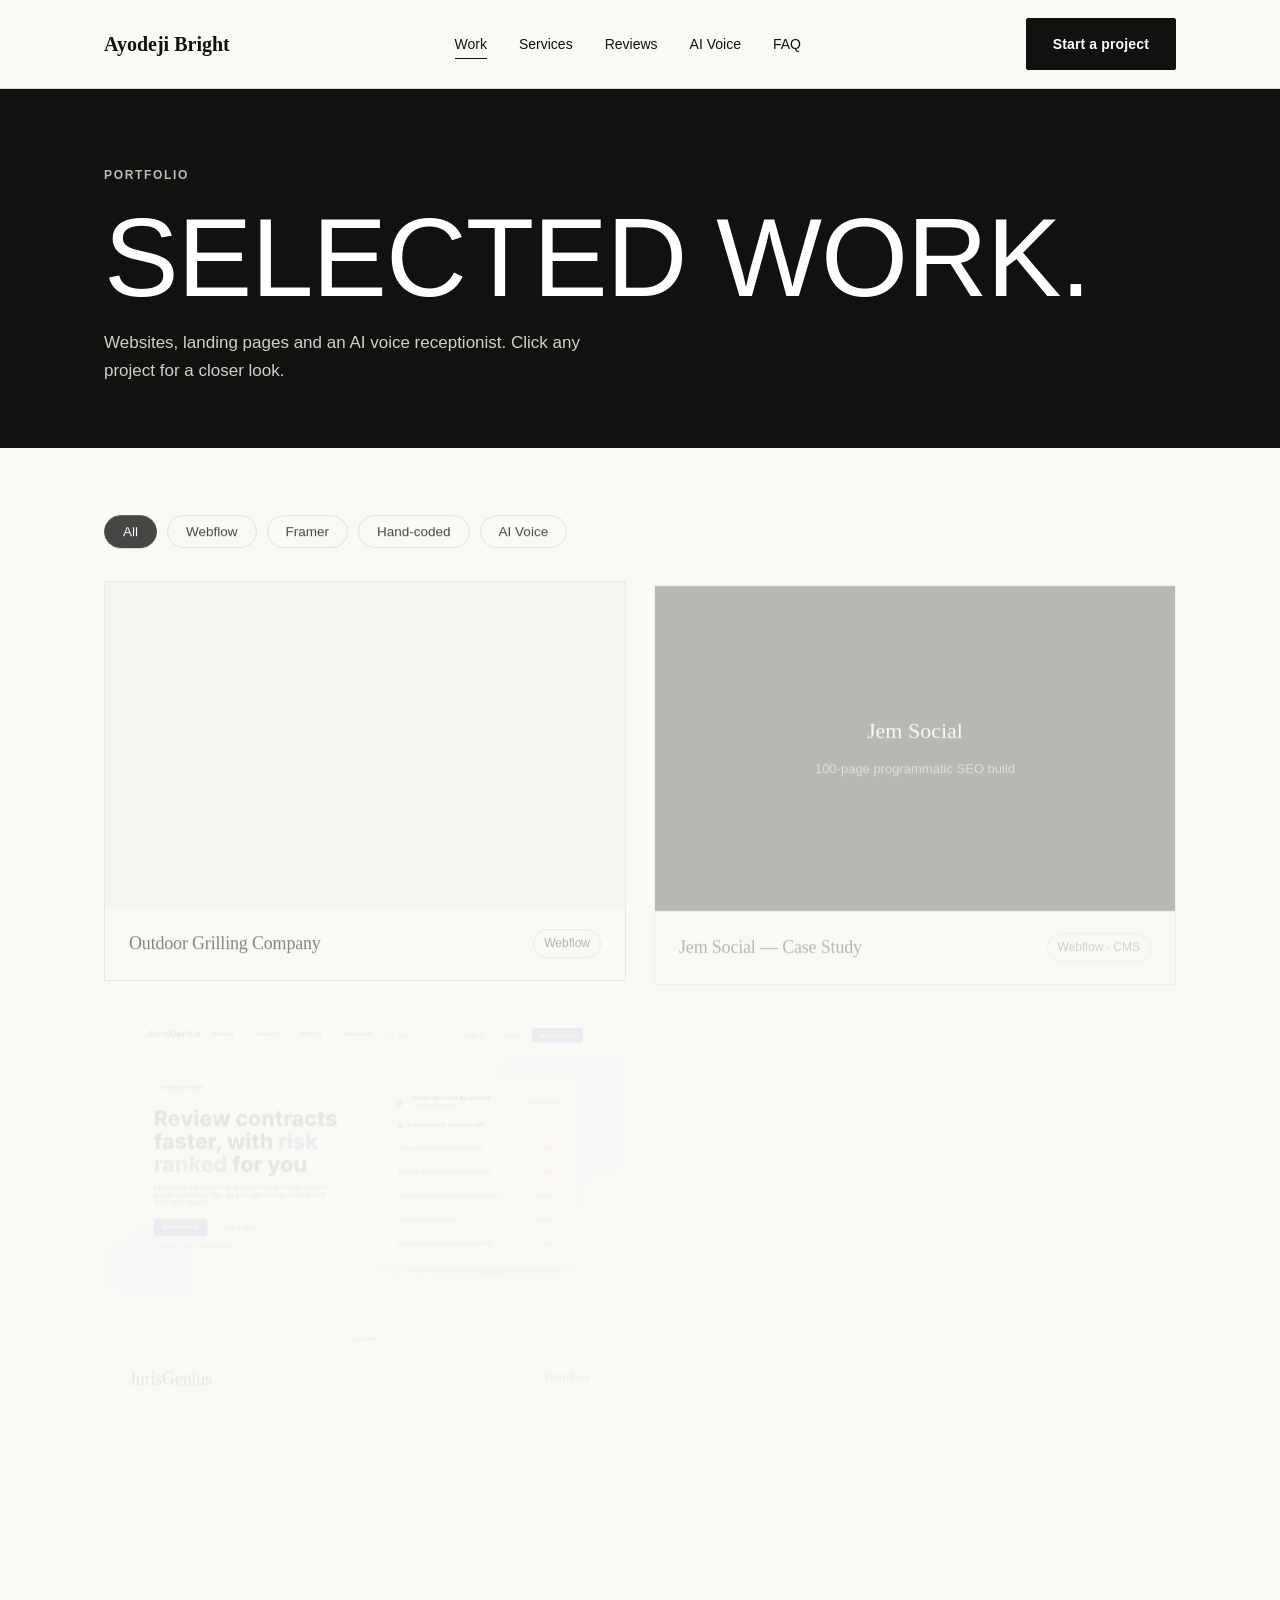
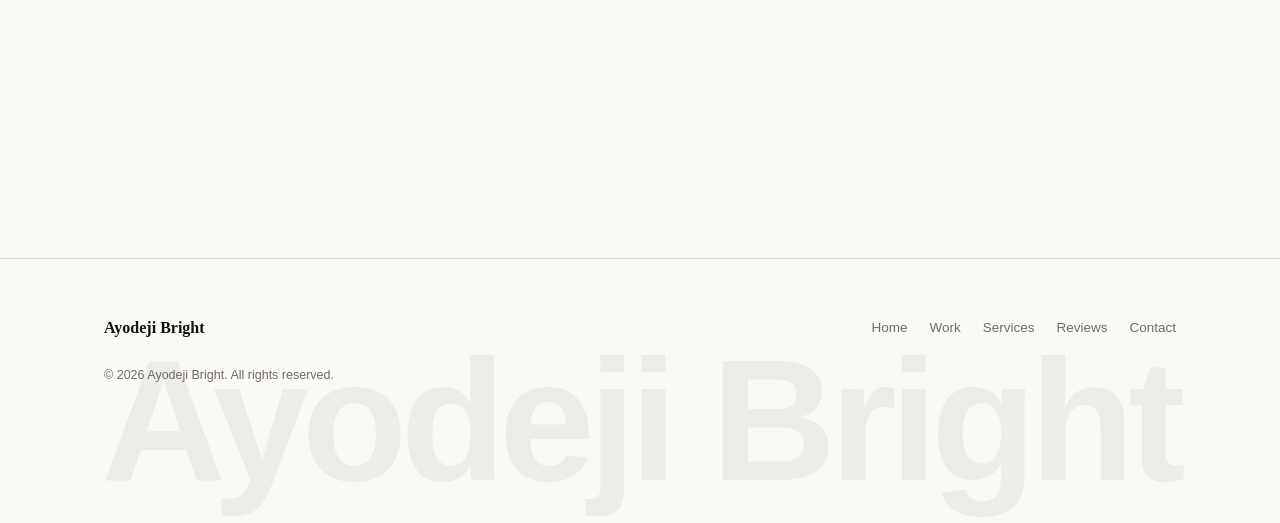
<file: work/index.html>
<!DOCTYPE html><html lang="en"><head><meta charset="UTF-8"><title>Work</title><meta http-equiv="refresh" content="0; url=../work.html"><link rel="canonical" href="https://troost4910.github.io/Ayodeji-portfolio/work.html"></head><body><a href="../work.html">Go to my work</a></body></html>
</file>
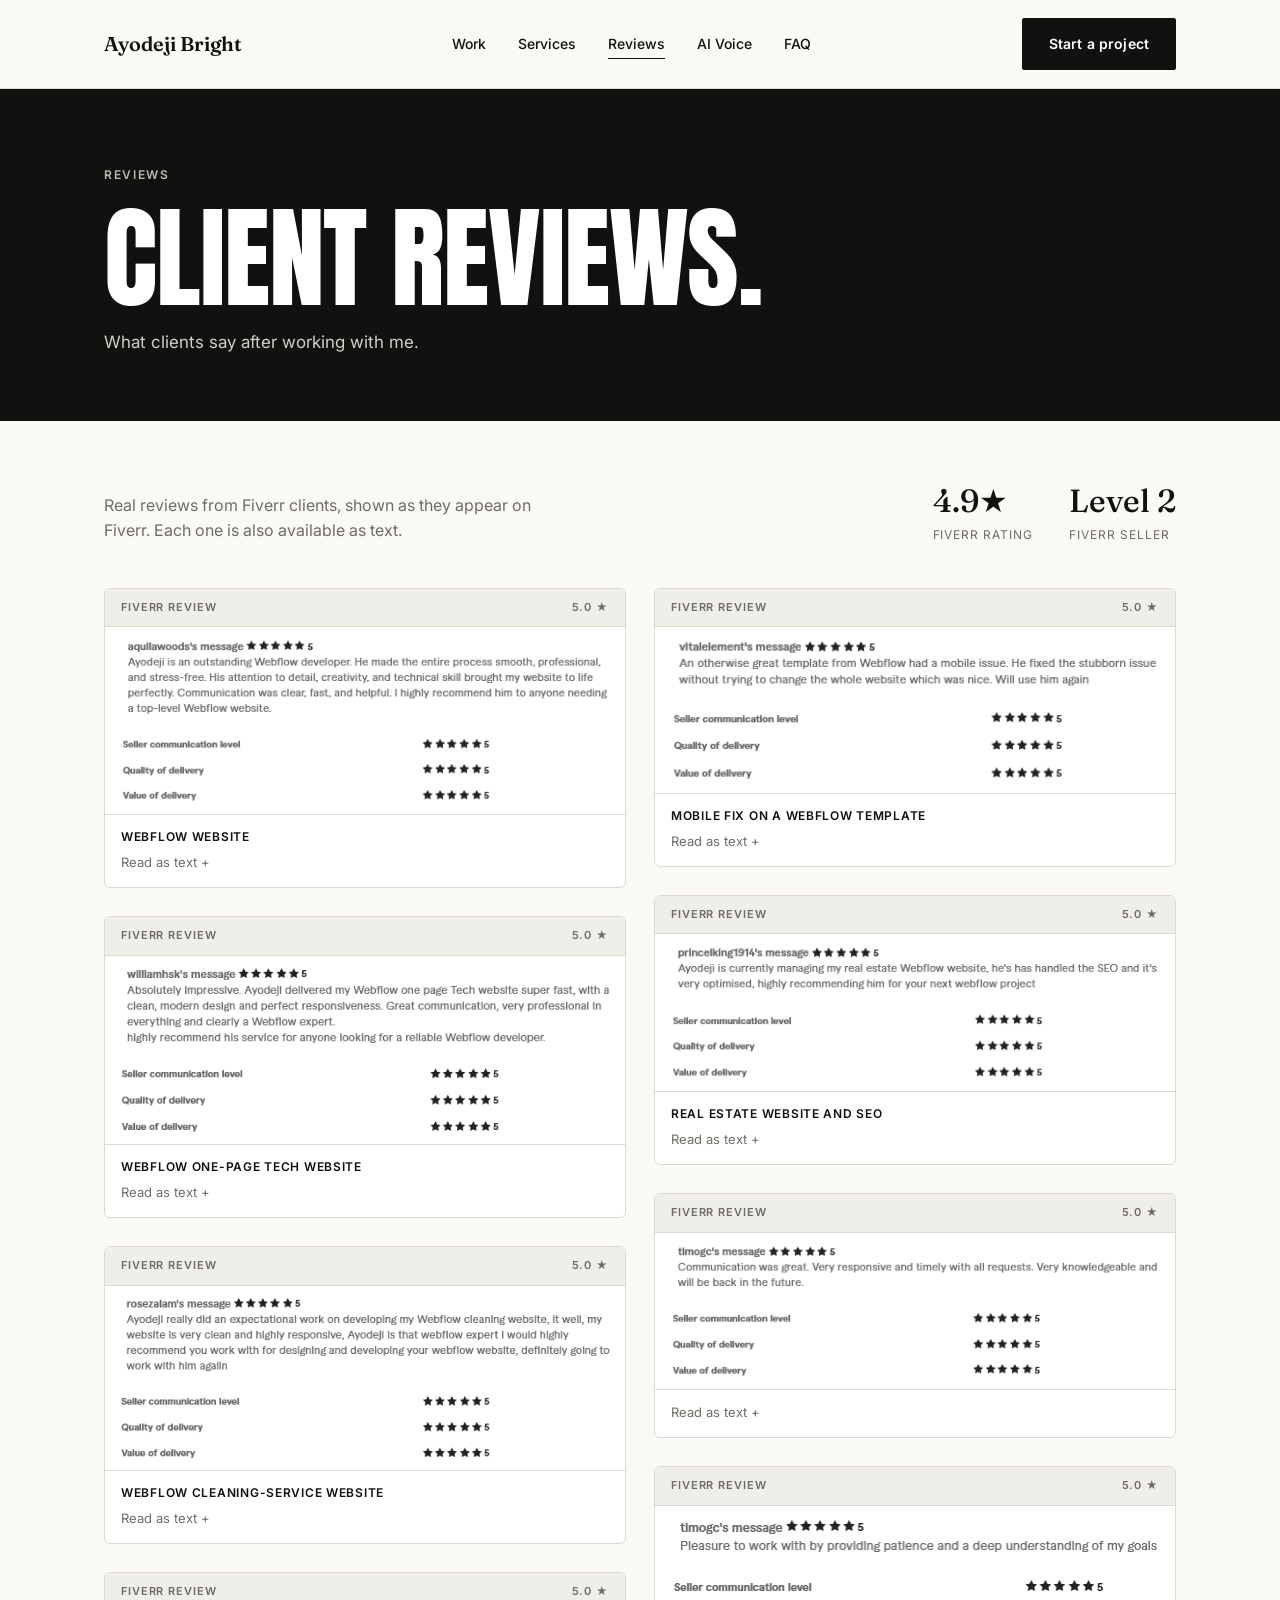
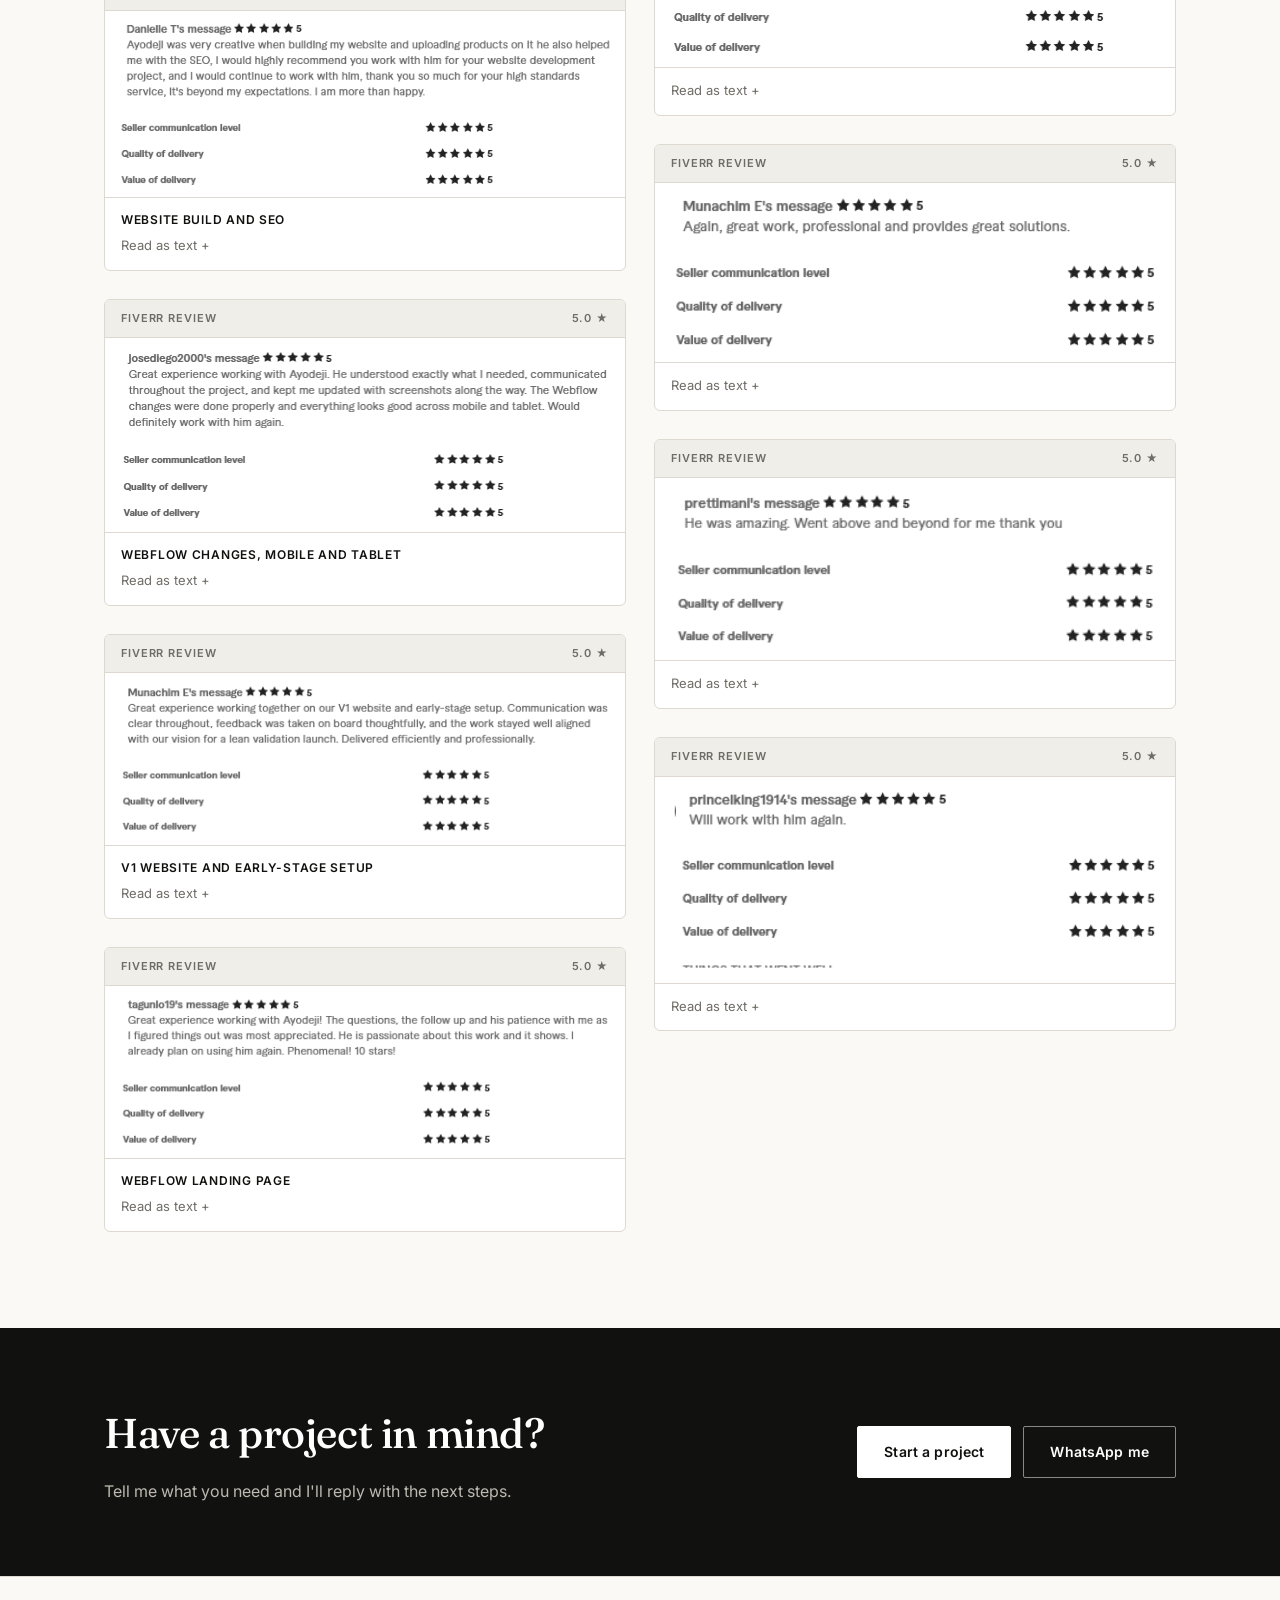
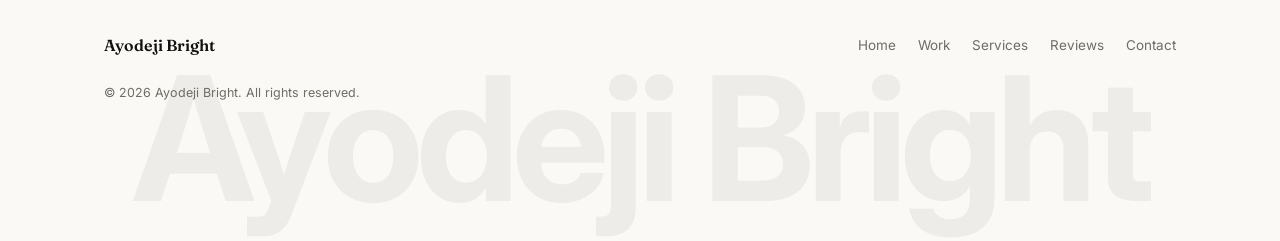
<file: reviews.html>
<!DOCTYPE html>
<html lang="en">
<head>
<meta charset="UTF-8">
<meta name="viewport" content="width=device-width, initial-scale=1.0">
<title>Client Reviews — Ayodeji Bright | Webflow Developer</title>
<meta name="description" content="Real Fiverr reviews from clients of Ayodeji Bright, a Webflow developer: Webflow websites, landing pages, SEO and mobile fixes.">
<link rel="preconnect" href="https://fonts.googleapis.com">
<link rel="preconnect" href="https://fonts.gstatic.com" crossorigin>
<link href="https://fonts.googleapis.com/css2?family=Fraunces:opsz,wght@9..144,400..600&family=Inter:wght@400;500;600;700&family=Anton&display=swap" rel="stylesheet">
<link rel="icon" type="image/svg+xml" href="assets/favicon.svg">
<meta property="og:type" content="website">
<meta property="og:title" content="Client Reviews — Ayodeji Bright | Webflow Developer">
<meta property="og:description" content="Real Fiverr reviews from clients of Ayodeji Bright, a Webflow developer: Webflow websites, landing pages, SEO and mobile fixes.">
<meta property="og:image" content="https://troost4910.github.io/Ayodeji-portfolio/assets/og-image.jpg">
<meta property="og:url" content="https://troost4910.github.io/Ayodeji-portfolio/reviews.html">
<meta name="twitter:card" content="summary_large_image">
<meta name="theme-color" content="#111110">
<link rel="canonical" href="https://troost4910.github.io/Ayodeji-portfolio/reviews.html">
<link rel="stylesheet" href="styles.css">
<script async src="https://www.googletagmanager.com/gtag/js?id=G-TLRG5B1DLZ"></script>
<script>
  window.dataLayer = window.dataLayer || [];
  function gtag(){dataLayer.push(arguments);}
  gtag('js', new Date());
  gtag('config', 'G-TLRG5B1DLZ');
</script>
</head>
<body>
<div class="progress" id="progress"></div>
<nav class="nav" id="nav">
  <div class="nav-inner">
    <a href="index.html" class="brand">Ayodeji Bright</a>
    <div class="nav-links" id="nav-links">
      <a href="work.html">Work</a>
      <a href="services.html">Services</a>
      <a href="reviews.html" class="active" aria-current="page">Reviews</a>
      <a href="index.html#ai-voice">AI Voice</a>
      <a href="index.html#faq">FAQ</a>
    </div>
    <div class="nav-cta">
      <a href="index.html#contact" class="btn btn-primary">Start a project</a>
      <button class="nav-toggle" id="nav-toggle" aria-label="Open menu" aria-expanded="false"><span></span><span></span></button>
    </div>
  </div>
</nav>
<header class="page-head">
  <div class="container">
    <span class="eyebrow">Reviews</span>
    <h1>Client reviews.</h1>
    <p>What clients say after working with me.</p>
  </div>
</header>
<section class="reviews-page reveal">
  <div class="container">
    <div class="rv-intro">
      <p>Real reviews from Fiverr clients, shown as they appear on Fiverr. Each one is also available as text.</p>
      <div class="rv-facts"><div><strong>4.9&#9733;</strong><span>Fiverr rating</span></div><div><strong>Level 2</strong><span>Fiverr seller</span></div></div>
    </div>
    <div class="review-wall">
      <figure class="review-card">
        <div class="rv-bar"><span>Fiverr review</span><span>5.0 &#9733;</span></div>
        <img src="assets/reviews/rev-01.png" alt="Fiverr review from aquilawoods: Ayodeji is an outstanding Webflow developer. He made the entire process smooth, professional, and stress-free. His attention to detail, creativity, and technical skill brought my website to life perfectly. Communication was clear, fast, and helpful. I highly recommend him to anyone needing a top-level Webflow website." loading="lazy" decoding="async">
        <figcaption>
          <span class="rv-label">Webflow website</span>
          <details><summary>Read as text</summary><blockquote>&ldquo;Ayodeji is an outstanding Webflow developer. He made the entire process smooth, professional, and stress-free. His attention to detail, creativity, and technical skill brought my website to life perfectly. Communication was clear, fast, and helpful. I highly recommend him to anyone needing a top-level Webflow website.&rdquo;<cite>aquilawoods</cite></blockquote></details>
        </figcaption>
      </figure>
      <figure class="review-card">
        <div class="rv-bar"><span>Fiverr review</span><span>5.0 &#9733;</span></div>
        <img src="assets/reviews/rev-02.png" alt="Fiverr review from williamhsk: Absolutely impressive. Ayodeji delivered my Webflow one page Tech website super fast, with a clean, modern design and perfect responsiveness. Great communication, very professional in everything and clearly a Webflow expert. highly recommend his service for anyone looking for a reliable Webflow developer." loading="lazy" decoding="async">
        <figcaption>
          <span class="rv-label">Webflow one-page tech website</span>
          <details><summary>Read as text</summary><blockquote>&ldquo;Absolutely impressive. Ayodeji delivered my Webflow one page Tech website super fast, with a clean, modern design and perfect responsiveness. Great communication, very professional in everything and clearly a Webflow expert. highly recommend his service for anyone looking for a reliable Webflow developer.&rdquo;<cite>williamhsk</cite></blockquote></details>
        </figcaption>
      </figure>
      <figure class="review-card">
        <div class="rv-bar"><span>Fiverr review</span><span>5.0 &#9733;</span></div>
        <img src="assets/reviews/rev-03.png" alt="Fiverr review from rosezalam: Ayodeji really did an expectational work on developing my Webflow cleaning website, it well, my website is very clean and highly responsive, Ayodeji is that webflow expert I would highly recommend you work with for designing and developing your webflow website, definitely going to work with him again" loading="lazy" decoding="async">
        <figcaption>
          <span class="rv-label">Webflow cleaning-service website</span>
          <details><summary>Read as text</summary><blockquote>&ldquo;Ayodeji really did an expectational work on developing my Webflow cleaning website, it well, my website is very clean and highly responsive, Ayodeji is that webflow expert I would highly recommend you work with for designing and developing your webflow website, definitely going to work with him again&rdquo;<cite>rosezalam</cite></blockquote></details>
        </figcaption>
      </figure>
      <figure class="review-card">
        <div class="rv-bar"><span>Fiverr review</span><span>5.0 &#9733;</span></div>
        <img src="assets/reviews/rev-04.png" alt="Fiverr review from Danielle T: Ayodeji was very creative when building my website and uploading products on it he also helped me with the SEO, I would highly recommend you work with him for your website development project, and I would continue to work with him, thank you so much for your high standards service, it&#x27;s beyond my expectations. I am more than happy." loading="lazy" decoding="async">
        <figcaption>
          <span class="rv-label">Website build and SEO</span>
          <details><summary>Read as text</summary><blockquote>&ldquo;Ayodeji was very creative when building my website and uploading products on it he also helped me with the SEO, I would highly recommend you work with him for your website development project, and I would continue to work with him, thank you so much for your high standards service, it&#x27;s beyond my expectations. I am more than happy.&rdquo;<cite>Danielle T</cite></blockquote></details>
        </figcaption>
      </figure>
      <figure class="review-card">
        <div class="rv-bar"><span>Fiverr review</span><span>5.0 &#9733;</span></div>
        <img src="assets/reviews/rev-05.png" alt="Fiverr review from josedlego2000: Great experience working with Ayodeji. He understood exactly what I needed, communicated throughout the project, and kept me updated with screenshots along the way. The Webflow changes were done properly and everything looks good across mobile and tablet. Would definitely work with him again." loading="lazy" decoding="async">
        <figcaption>
          <span class="rv-label">Webflow changes, mobile and tablet</span>
          <details><summary>Read as text</summary><blockquote>&ldquo;Great experience working with Ayodeji. He understood exactly what I needed, communicated throughout the project, and kept me updated with screenshots along the way. The Webflow changes were done properly and everything looks good across mobile and tablet. Would definitely work with him again.&rdquo;<cite>josedlego2000</cite></blockquote></details>
        </figcaption>
      </figure>
      <figure class="review-card">
        <div class="rv-bar"><span>Fiverr review</span><span>5.0 &#9733;</span></div>
        <img src="assets/reviews/rev-06.png" alt="Fiverr review from Munachim E: Great experience working together on our V1 website and early-stage setup. Communication was clear throughout, feedback was taken on board thoughtfully, and the work stayed well aligned with our vision for a lean validation launch. Delivered efficiently and professionally." loading="lazy" decoding="async">
        <figcaption>
          <span class="rv-label">V1 website and early-stage setup</span>
          <details><summary>Read as text</summary><blockquote>&ldquo;Great experience working together on our V1 website and early-stage setup. Communication was clear throughout, feedback was taken on board thoughtfully, and the work stayed well aligned with our vision for a lean validation launch. Delivered efficiently and professionally.&rdquo;<cite>Munachim E</cite></blockquote></details>
        </figcaption>
      </figure>
      <figure class="review-card">
        <div class="rv-bar"><span>Fiverr review</span><span>5.0 &#9733;</span></div>
        <img src="assets/reviews/rev-07.png" alt="Fiverr review from tagunlo19: Great experience working with Ayodeji! The questions, the follow up and his patience with me as I figured things out was most appreciated. He is passionate about this work and it shows. I already plan on using him again. Phenomenal! 10 stars!" loading="lazy" decoding="async">
        <figcaption>
          <span class="rv-label">Webflow landing page</span>
          <details><summary>Read as text</summary><blockquote>&ldquo;Great experience working with Ayodeji! The questions, the follow up and his patience with me as I figured things out was most appreciated. He is passionate about this work and it shows. I already plan on using him again. Phenomenal! 10 stars!&rdquo;<cite>tagunlo19</cite></blockquote></details>
        </figcaption>
      </figure>
      <figure class="review-card">
        <div class="rv-bar"><span>Fiverr review</span><span>5.0 &#9733;</span></div>
        <img src="assets/reviews/rev-08.png" alt="Fiverr review from vitalelement: An otherwise great template from Webflow had a mobile issue. He fixed the stubborn issue without trying to change the whole website which was nice. Will use him again" loading="lazy" decoding="async">
        <figcaption>
          <span class="rv-label">Mobile fix on a Webflow template</span>
          <details><summary>Read as text</summary><blockquote>&ldquo;An otherwise great template from Webflow had a mobile issue. He fixed the stubborn issue without trying to change the whole website which was nice. Will use him again&rdquo;<cite>vitalelement</cite></blockquote></details>
        </figcaption>
      </figure>
      <figure class="review-card">
        <div class="rv-bar"><span>Fiverr review</span><span>5.0 &#9733;</span></div>
        <img src="assets/reviews/rev-09.png" alt="Fiverr review from princeking1914: Ayodeji is currently managing my real estate Webflow website, he&#x27;s has handled the SEO and it&#x27;s very optimised, highly recommending him for your next webflow project" loading="lazy" decoding="async">
        <figcaption>
          <span class="rv-label">Real estate website and SEO</span>
          <details><summary>Read as text</summary><blockquote>&ldquo;Ayodeji is currently managing my real estate Webflow website, he&#x27;s has handled the SEO and it&#x27;s very optimised, highly recommending him for your next webflow project&rdquo;<cite>princeking1914</cite></blockquote></details>
        </figcaption>
      </figure>
      <figure class="review-card">
        <div class="rv-bar"><span>Fiverr review</span><span>5.0 &#9733;</span></div>
        <img src="assets/reviews/rev-10.png" alt="Fiverr review from timogc: Communication was great. Very responsive and timely with all requests. Very knowledgeable and will be back in the future." loading="lazy" decoding="async">
        <figcaption>
          
          <details><summary>Read as text</summary><blockquote>&ldquo;Communication was great. Very responsive and timely with all requests. Very knowledgeable and will be back in the future.&rdquo;<cite>timogc</cite></blockquote></details>
        </figcaption>
      </figure>
      <figure class="review-card">
        <div class="rv-bar"><span>Fiverr review</span><span>5.0 &#9733;</span></div>
        <img src="assets/reviews/rev-11.png" alt="Fiverr review from timogc: Pleasure to work with by providing patience and a deep understanding of my goals" loading="lazy" decoding="async">
        <figcaption>
          
          <details><summary>Read as text</summary><blockquote>&ldquo;Pleasure to work with by providing patience and a deep understanding of my goals&rdquo;<cite>timogc</cite></blockquote></details>
        </figcaption>
      </figure>
      <figure class="review-card">
        <div class="rv-bar"><span>Fiverr review</span><span>5.0 &#9733;</span></div>
        <img src="assets/reviews/rev-12.png" alt="Fiverr review from Munachim E: Again, great work, professional and provides great solutions." loading="lazy" decoding="async">
        <figcaption>
          
          <details><summary>Read as text</summary><blockquote>&ldquo;Again, great work, professional and provides great solutions.&rdquo;<cite>Munachim E</cite></blockquote></details>
        </figcaption>
      </figure>
      <figure class="review-card">
        <div class="rv-bar"><span>Fiverr review</span><span>5.0 &#9733;</span></div>
        <img src="assets/reviews/rev-13.png" alt="Fiverr review from prettimani: He was amazing. Went above and beyond for me thank you" loading="lazy" decoding="async">
        <figcaption>
          
          <details><summary>Read as text</summary><blockquote>&ldquo;He was amazing. Went above and beyond for me thank you&rdquo;<cite>prettimani</cite></blockquote></details>
        </figcaption>
      </figure>
      <figure class="review-card">
        <div class="rv-bar"><span>Fiverr review</span><span>5.0 &#9733;</span></div>
        <img src="assets/reviews/rev-14.png" alt="Fiverr review from princeking1914: Will work with him again." loading="lazy" decoding="async">
        <figcaption>
          
          <details><summary>Read as text</summary><blockquote>&ldquo;Will work with him again.&rdquo;<cite>princeking1914</cite></blockquote></details>
        </figcaption>
      </figure>
    </div>
  </div>
</section>

<section class="cta-band reveal">
  <div class="container cta-inner">
    <div>
      <h2>Have a project in mind?</h2>
      <p>Tell me what you need and I'll reply with the next steps.</p>
    </div>
    <div class="cta-actions">
      <a href="index.html#contact" class="btn cta-primary">Start a project</a>
      <a href="https://wa.me/2348079974050?text=Hi%20Ayodeji%2C%20I%20saw%20your%20portfolio%20and%20I%27d%20like%20to%20discuss%20a%20project." class="btn cta-ghost" target="_blank" rel="noopener">WhatsApp me</a>
    </div>
  </div>
</section>

<footer>
  <div class="footer-main">
    <div class="container">
      <div class="footer-row">
        <span class="brand" style="font-size:16px;">Ayodeji Bright</span>
        <div class="footer-links">
          <a href="index.html">Home</a>
          <a href="work.html">Work</a>
          <a href="services.html">Services</a>
          <a href="reviews.html">Reviews</a>
          <a href="index.html#contact">Contact</a>
        </div>
      </div>
      <p class="footer-copy">© 2026 Ayodeji Bright. All rights reserved.</p>
    </div>
    <div class="footer-name" aria-hidden="true">Ayodeji Bright</div>
  </div>
</footer>

<a href="https://wa.me/2348079974050?text=Hi%20Ayodeji%2C%20I%20saw%20your%20portfolio%20and%20I%27d%20like%20to%20discuss%20a%20project." class="fab" id="fab" target="_blank" rel="noopener">WhatsApp me</a>

<script src="script.js"></script>
</body>
</html>
</file>
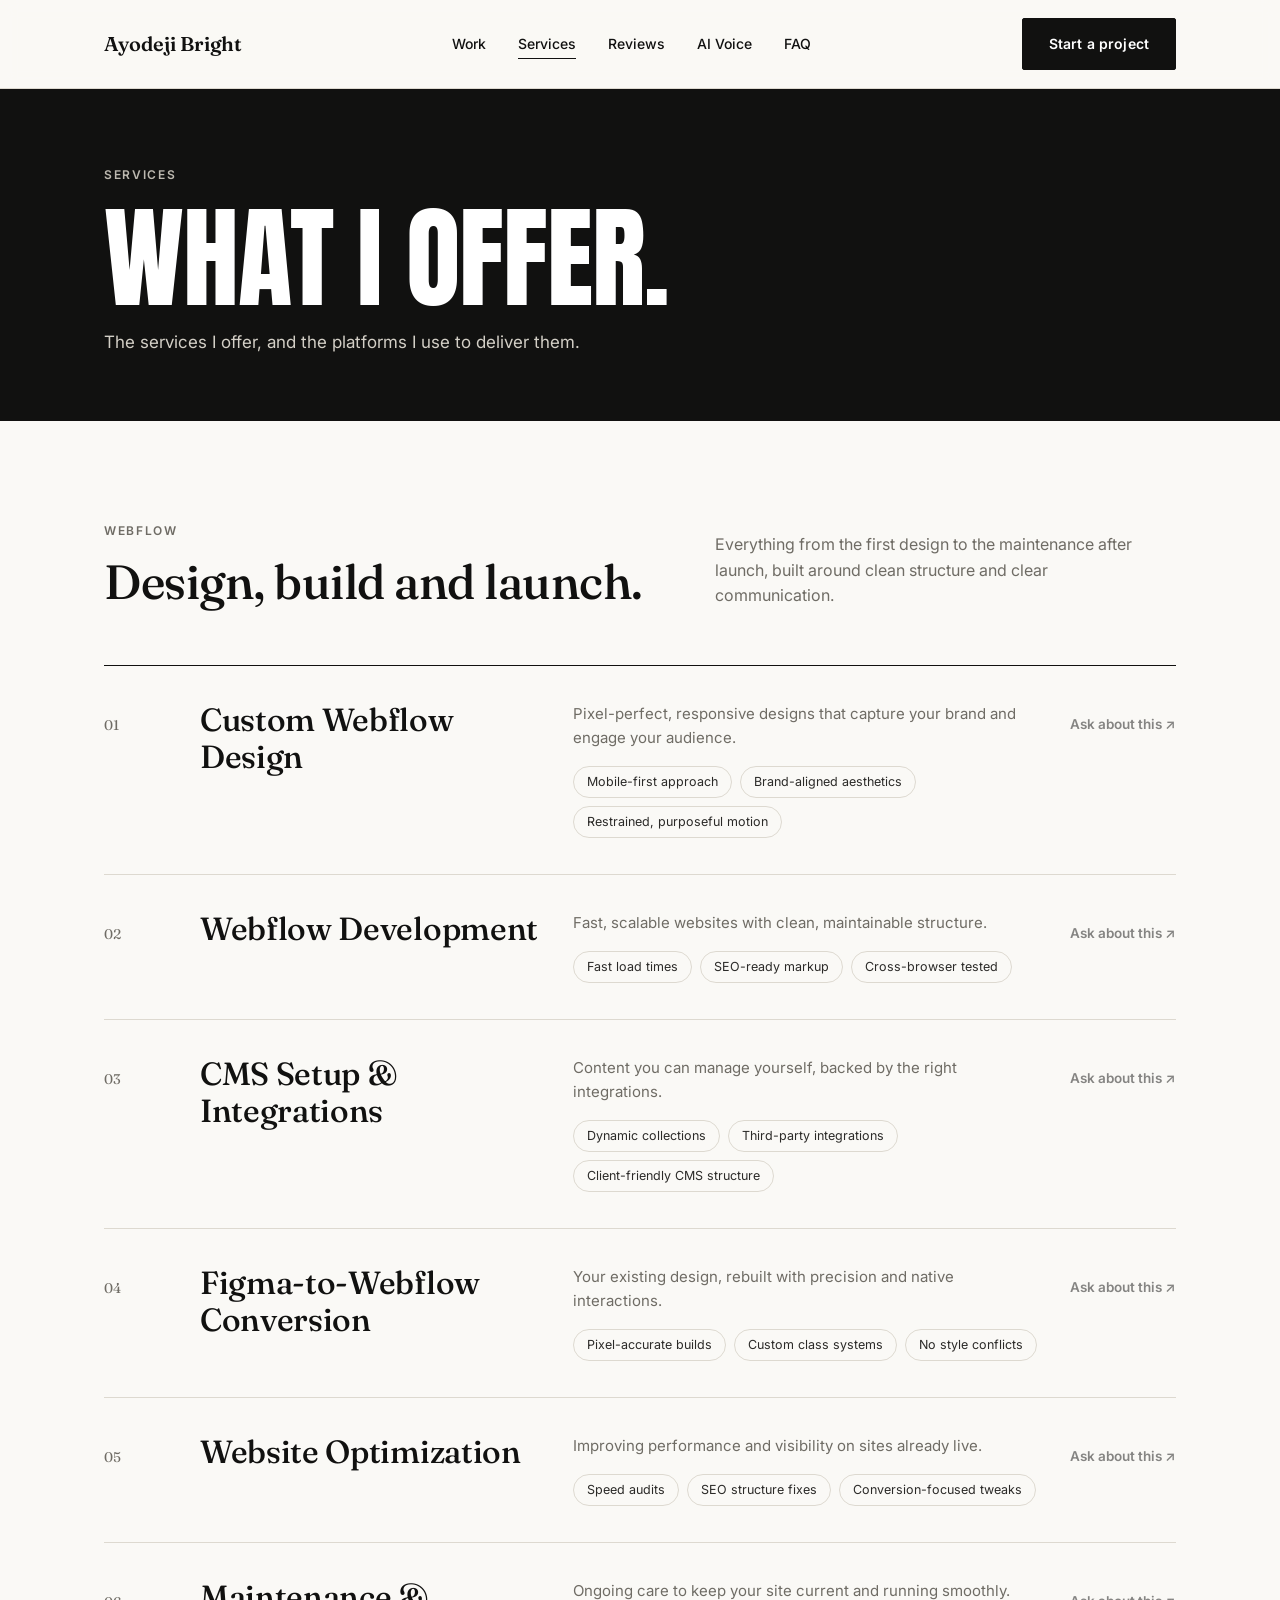
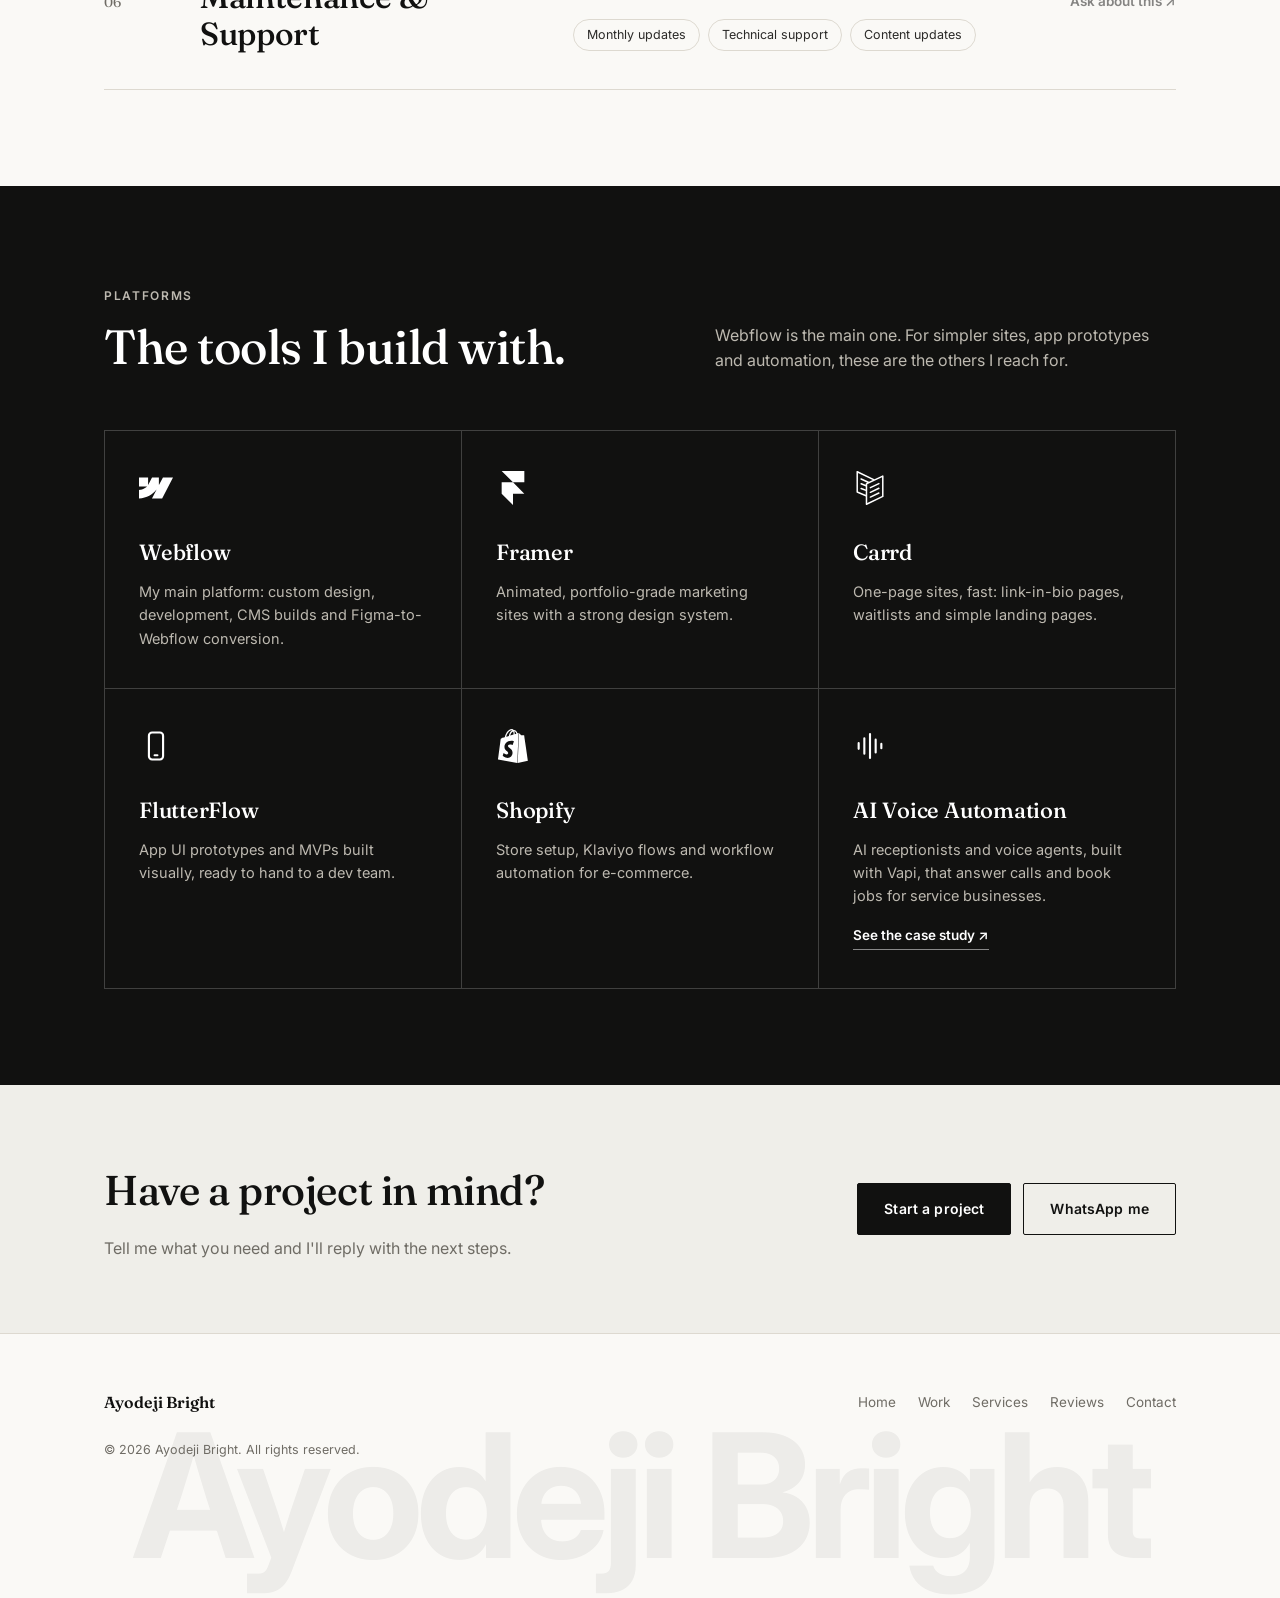
<file: services.html>
<!DOCTYPE html>
<html lang="en">
<head>
<meta charset="UTF-8">
<meta name="viewport" content="width=device-width, initial-scale=1.0">
<title>Services — Webflow, Framer, Carrd, FlutterFlow &amp; AI Voice | Ayodeji Bright</title>
<meta name="description" content="Webflow design and development, Figma-to-Webflow conversion, CMS builds, Framer, Carrd, FlutterFlow and AI voice automation by Ayodeji Bright.">
<link rel="preconnect" href="https://fonts.googleapis.com">
<link rel="preconnect" href="https://fonts.gstatic.com" crossorigin>
<link href="https://fonts.googleapis.com/css2?family=Fraunces:opsz,wght@9..144,400..600&family=Inter:wght@400;500;600;700&family=Anton&display=swap" rel="stylesheet">
<link rel="icon" type="image/svg+xml" href="assets/favicon.svg">
<meta property="og:type" content="website">
<meta property="og:title" content="Services — Webflow, Framer, Carrd, FlutterFlow &amp; AI Voice | Ayodeji Bright">
<meta property="og:description" content="Webflow design and development, Figma-to-Webflow conversion, CMS builds, Framer, Carrd, FlutterFlow and AI voice automation by Ayodeji Bright.">
<meta property="og:image" content="https://troost4910.github.io/Ayodeji-portfolio/assets/og-image.jpg">
<meta property="og:url" content="https://troost4910.github.io/Ayodeji-portfolio/services.html">
<meta name="twitter:card" content="summary_large_image">
<meta name="theme-color" content="#111110">
<link rel="canonical" href="https://troost4910.github.io/Ayodeji-portfolio/services.html">
<link rel="stylesheet" href="styles.css">
<script async src="https://www.googletagmanager.com/gtag/js?id=G-TLRG5B1DLZ"></script>
<script>
  window.dataLayer = window.dataLayer || [];
  function gtag(){dataLayer.push(arguments);}
  gtag('js', new Date());
  gtag('config', 'G-TLRG5B1DLZ');
</script>
</head>
<body>
<div class="progress" id="progress"></div>
<nav class="nav" id="nav">
  <div class="nav-inner">
    <a href="index.html" class="brand">Ayodeji Bright</a>
    <div class="nav-links" id="nav-links">
      <a href="work.html">Work</a>
      <a href="services.html" class="active" aria-current="page">Services</a>
      <a href="reviews.html">Reviews</a>
      <a href="index.html#ai-voice">AI Voice</a>
      <a href="index.html#faq">FAQ</a>
    </div>
    <div class="nav-cta">
      <a href="index.html#contact" class="btn btn-primary">Start a project</a>
      <button class="nav-toggle" id="nav-toggle" aria-label="Open menu" aria-expanded="false"><span></span><span></span></button>
    </div>
  </div>
</nav>
<header class="page-head">
  <div class="container">
    <span class="eyebrow">Services</span>
    <h1>What I offer.</h1>
    <p>The services I offer, and the platforms I use to deliver them.</p>
  </div>
</header>
<section class="svc-section reveal" id="services">
  <div class="container">
    <div class="svc-intro">
      <div>
        <span class="eyebrow">Webflow</span>
        <h2>Design, build and launch.</h2>
      </div>
      <p>Everything from the first design to the maintenance after launch, built around clean structure and clear communication.</p>
    </div>
    <div class="svc-list">
      <article class="svc-row">
        <span class="svc-num">01</span>
        <h3>Custom Webflow Design</h3>
        <div class="svc-body">
          <p>Pixel-perfect, responsive designs that capture your brand and engage your audience.</p>
          <ul class="svc-tags"><li>Mobile-first approach</li><li>Brand-aligned aesthetics</li><li>Restrained, purposeful motion</li></ul>
        </div>
        <a class="svc-link" href="index.html#contact" aria-label="Ask about Custom Webflow Design">Ask about this <span aria-hidden="true">&#8599;</span></a>
      </article>
      <article class="svc-row">
        <span class="svc-num">02</span>
        <h3>Webflow Development</h3>
        <div class="svc-body">
          <p>Fast, scalable websites with clean, maintainable structure.</p>
          <ul class="svc-tags"><li>Fast load times</li><li>SEO-ready markup</li><li>Cross-browser tested</li></ul>
        </div>
        <a class="svc-link" href="index.html#contact" aria-label="Ask about Webflow Development">Ask about this <span aria-hidden="true">&#8599;</span></a>
      </article>
      <article class="svc-row">
        <span class="svc-num">03</span>
        <h3>CMS Setup &amp; Integrations</h3>
        <div class="svc-body">
          <p>Content you can manage yourself, backed by the right integrations.</p>
          <ul class="svc-tags"><li>Dynamic collections</li><li>Third-party integrations</li><li>Client-friendly CMS structure</li></ul>
        </div>
        <a class="svc-link" href="index.html#contact" aria-label="Ask about CMS Setup & Integrations">Ask about this <span aria-hidden="true">&#8599;</span></a>
      </article>
      <article class="svc-row">
        <span class="svc-num">04</span>
        <h3>Figma&#8209;to&#8209;Webflow Conversion</h3>
        <div class="svc-body">
          <p>Your existing design, rebuilt with precision and native interactions.</p>
          <ul class="svc-tags"><li>Pixel-accurate builds</li><li>Custom class systems</li><li>No style conflicts</li></ul>
        </div>
        <a class="svc-link" href="index.html#contact" aria-label="Ask about Figma‑to‑Webflow Conversion">Ask about this <span aria-hidden="true">&#8599;</span></a>
      </article>
      <article class="svc-row">
        <span class="svc-num">05</span>
        <h3>Website Optimization</h3>
        <div class="svc-body">
          <p>Improving performance and visibility on sites already live.</p>
          <ul class="svc-tags"><li>Speed audits</li><li>SEO structure fixes</li><li>Conversion-focused tweaks</li></ul>
        </div>
        <a class="svc-link" href="index.html#contact" aria-label="Ask about Website Optimization">Ask about this <span aria-hidden="true">&#8599;</span></a>
      </article>
      <article class="svc-row">
        <span class="svc-num">06</span>
        <h3>Maintenance &amp; Support</h3>
        <div class="svc-body">
          <p>Ongoing care to keep your site current and running smoothly.</p>
          <ul class="svc-tags"><li>Monthly updates</li><li>Technical support</li><li>Content updates</li></ul>
        </div>
        <a class="svc-link" href="index.html#contact" aria-label="Ask about Maintenance & Support">Ask about this <span aria-hidden="true">&#8599;</span></a>
      </article>
    </div>
  </div>
</section>

<section class="plat-section reveal" id="platforms">
  <div class="container">
    <div class="svc-intro">
      <div>
        <span class="eyebrow">Platforms</span>
        <h2>The tools I build with.</h2>
      </div>
      <p>Webflow is the main one. For simpler sites, app prototypes and automation, these are the others I reach for.</p>
    </div>
    <div class="plat-grid">
      <div class="plat-tile">
        <svg class="tile-ico" viewBox="0 0 24 24" fill="currentColor" aria-hidden="true"><path d="m24 4.515-7.658 14.97H9.149l3.205-6.204h-.144C9.566 16.713 5.621 18.973 0 19.485v-6.118s3.596-.213 5.71-2.435H0V4.515h6.417v5.278l.144-.001 2.622-5.277h4.854v5.244h.144l2.72-5.244H24Z"/></svg>
        <h3>Webflow</h3>
        <p>My main platform: custom design, development, CMS builds and Figma-to-Webflow conversion.</p>
        
      </div>
      <div class="plat-tile">
        <svg class="tile-ico" viewBox="0 0 24 24" fill="currentColor" aria-hidden="true"><path d="M4 0h16v8h-8zM4 8h8l8 8H4zM4 16h8v8z"/></svg>
        <h3>Framer</h3>
        <p>Animated, portfolio-grade marketing sites with a strong design system.</p>
        
      </div>
      <div class="plat-tile">
        <svg class="tile-ico" viewBox="0 0 24 24" fill="currentColor" aria-hidden="true"><path d="M21.2539 18.4207 9.7457 23.9469a.5163.5163 0 0 1-.23.0531.5491.5491 0 0 1-.2832-.0796.5289.5289 0 0 1-.2478-.4513v-5.4732l-6.2165-2.6016c-.199-.084-.3274-.2743-.3274-.4911V.5324c0-.1814.093-.354.2478-.4513.1549-.0974.3495-.1062.5132-.031l11.964 5.743 5.6323-2.7034c.1638-.0796.3584-.0663.5133.031a.5289.5289 0 0 1 .2478.4513v14.3708c-.004.2036-.1195.3894-.3053.4779zM3.5027 1.3774v13.1718l5.482 2.2964v-2.646L5.538 12.8105c-.2699-.1106-.4026-.4203-.2965-.6902.1107-.2743.4204-.4027.6903-.2965l3.0529 1.23v-2.1724L5.538 9.492c-.2699-.1106-.4026-.4203-.2965-.6902.1107-.2743.4204-.4026.6903-.2965l3.0529 1.23v-.6326c0-.2036.115-.3894.3009-.4779l.7875-.3805-4.5617-2.0751c-.2654-.1195-.3849-.438-.2654-.7035.1194-.2655.438-.385.7035-.2655l5.367 2.4468 2.6148-1.2566zM20.493 4.4171 10.0466 9.4345v13.1939l10.4463-5.0219zm-8.4509 6.8668 5.9864-2.8936a.5279.5279 0 0 1 .708.2478c.1282.2654.0176.584-.2478.7079l-5.9864 2.8936a.5448.5448 0 0 1-.23.0531c-.1992 0-.385-.1106-.478-.3008-.1238-.261-.0132-.5797.2478-.708zm0 3.3184 5.9864-2.8936a.5279.5279 0 0 1 .708.2478c.1282.2654.0176.584-.2478.7079l-5.9864 2.8936a.5448.5448 0 0 1-.23.0531c-.1992 0-.385-.1106-.478-.3009-.1238-.2654-.0132-.5796.2478-.7079zm0 3.314 5.9864-2.8936a.5279.5279 0 0 1 .708.2477c.1282.2655.0176.584-.2478.708l-5.9864 2.8936a.5448.5448 0 0 1-.23.053c-.1992 0-.385-.1105-.478-.3008-.1238-.261-.0132-.5796.2478-.708z"/></svg>
        <h3>Carrd</h3>
        <p>One-page sites, fast: link-in-bio pages, waitlists and simple landing pages.</p>
        
      </div>
      <div class="plat-tile">
        <svg class="tile-ico" viewBox="0 0 24 24" fill="none" stroke="currentColor" stroke-width="1.5" stroke-linecap="round" stroke-linejoin="round" aria-hidden="true"><rect x="7" y="2.5" width="10" height="19" rx="2.2"/><path d="M11 18.5h2"/></svg>
        <h3>FlutterFlow</h3>
        <p>App UI prototypes and MVPs built visually, ready to hand to a dev team.</p>
        
      </div>
      <div class="plat-tile">
        <svg class="tile-ico" viewBox="0 0 24 24" fill="currentColor" aria-hidden="true"><path d="M15.337 23.979l7.216-1.561s-2.604-17.613-2.625-17.73c-.018-.116-.114-.192-.211-.192s-1.929-.136-1.929-.136-1.275-1.274-1.439-1.411c-.045-.037-.075-.057-.121-.074l-.914 21.104h.023zM11.71 11.305s-.81-.424-1.774-.424c-1.447 0-1.504.906-1.504 1.141 0 1.232 3.24 1.715 3.24 4.629 0 2.295-1.44 3.76-3.406 3.76-2.354 0-3.54-1.465-3.54-1.465l.646-2.086s1.245 1.066 2.28 1.066c.675 0 .975-.545.975-.932 0-1.619-2.654-1.694-2.654-4.359-.034-2.237 1.571-4.416 4.827-4.416 1.257 0 1.875.361 1.875.361l-.945 2.715-.02.01zM11.17.83c.136 0 .271.038.405.135-.984.465-2.064 1.639-2.508 3.992-.656.213-1.293.405-1.889.578C7.697 3.75 8.951.84 11.17.84V.83zm1.235 2.949v.135c-.754.232-1.583.484-2.394.736.466-1.777 1.333-2.645 2.085-2.971.193.501.309 1.176.309 2.1zm.539-2.234c.694.074 1.141.867 1.429 1.755-.349.114-.735.231-1.158.366v-.252c0-.752-.096-1.371-.271-1.871v.002zm2.992 1.289c-.02 0-.06.021-.078.021s-.289.075-.714.21c-.423-1.233-1.176-2.37-2.508-2.37h-.115C12.135.209 11.669 0 11.265 0 8.159 0 6.675 3.877 6.21 5.846c-1.194.365-2.063.636-2.16.674-.675.213-.694.232-.772.87-.075.462-1.83 14.063-1.83 14.063L15.009 24l.927-21.166z"/></svg>
        <h3>Shopify</h3>
        <p>Store setup, Klaviyo flows and workflow automation for e-commerce.</p>
        
      </div>
      <div class="plat-tile">
        <svg class="tile-ico" viewBox="0 0 24 24" fill="none" stroke="currentColor" stroke-width="1.5" stroke-linecap="round" stroke-linejoin="round" aria-hidden="true"><path d="M4 10v4M8 6.5v11M12 3.5v17M16 7.5v9M20 10.5v3"/></svg>
        <h3>AI Voice Automation</h3>
        <p>AI receptionists and voice agents, built with Vapi, that answer calls and book jobs for service businesses.</p>
        <a class="tile-link" href="work/ai-voice-receptionist.html">See the case study <span aria-hidden="true">&#8599;</span></a>
      </div>
    </div>
  </div>
</section>
<section class="cta-band cta-light reveal">
  <div class="container cta-inner">
    <div>
      <h2>Have a project in mind?</h2>
      <p>Tell me what you need and I'll reply with the next steps.</p>
    </div>
    <div class="cta-actions">
      <a href="index.html#contact" class="btn cta-primary">Start a project</a>
      <a href="https://wa.me/2348079974050?text=Hi%20Ayodeji%2C%20I%20saw%20your%20portfolio%20and%20I%27d%20like%20to%20discuss%20a%20project." class="btn cta-ghost" target="_blank" rel="noopener">WhatsApp me</a>
    </div>
  </div>
</section>

<footer>
  <div class="footer-main">
    <div class="container">
      <div class="footer-row">
        <span class="brand" style="font-size:16px;">Ayodeji Bright</span>
        <div class="footer-links">
          <a href="index.html">Home</a>
          <a href="work.html">Work</a>
          <a href="services.html">Services</a>
          <a href="reviews.html">Reviews</a>
          <a href="index.html#contact">Contact</a>
        </div>
      </div>
      <p class="footer-copy">© 2026 Ayodeji Bright. All rights reserved.</p>
    </div>
    <div class="footer-name" aria-hidden="true">Ayodeji Bright</div>
  </div>
</footer>

<a href="https://wa.me/2348079974050?text=Hi%20Ayodeji%2C%20I%20saw%20your%20portfolio%20and%20I%27d%20like%20to%20discuss%20a%20project." class="fab" id="fab" target="_blank" rel="noopener">WhatsApp me</a>

<script src="script.js"></script>
</body>
</html>
</file>
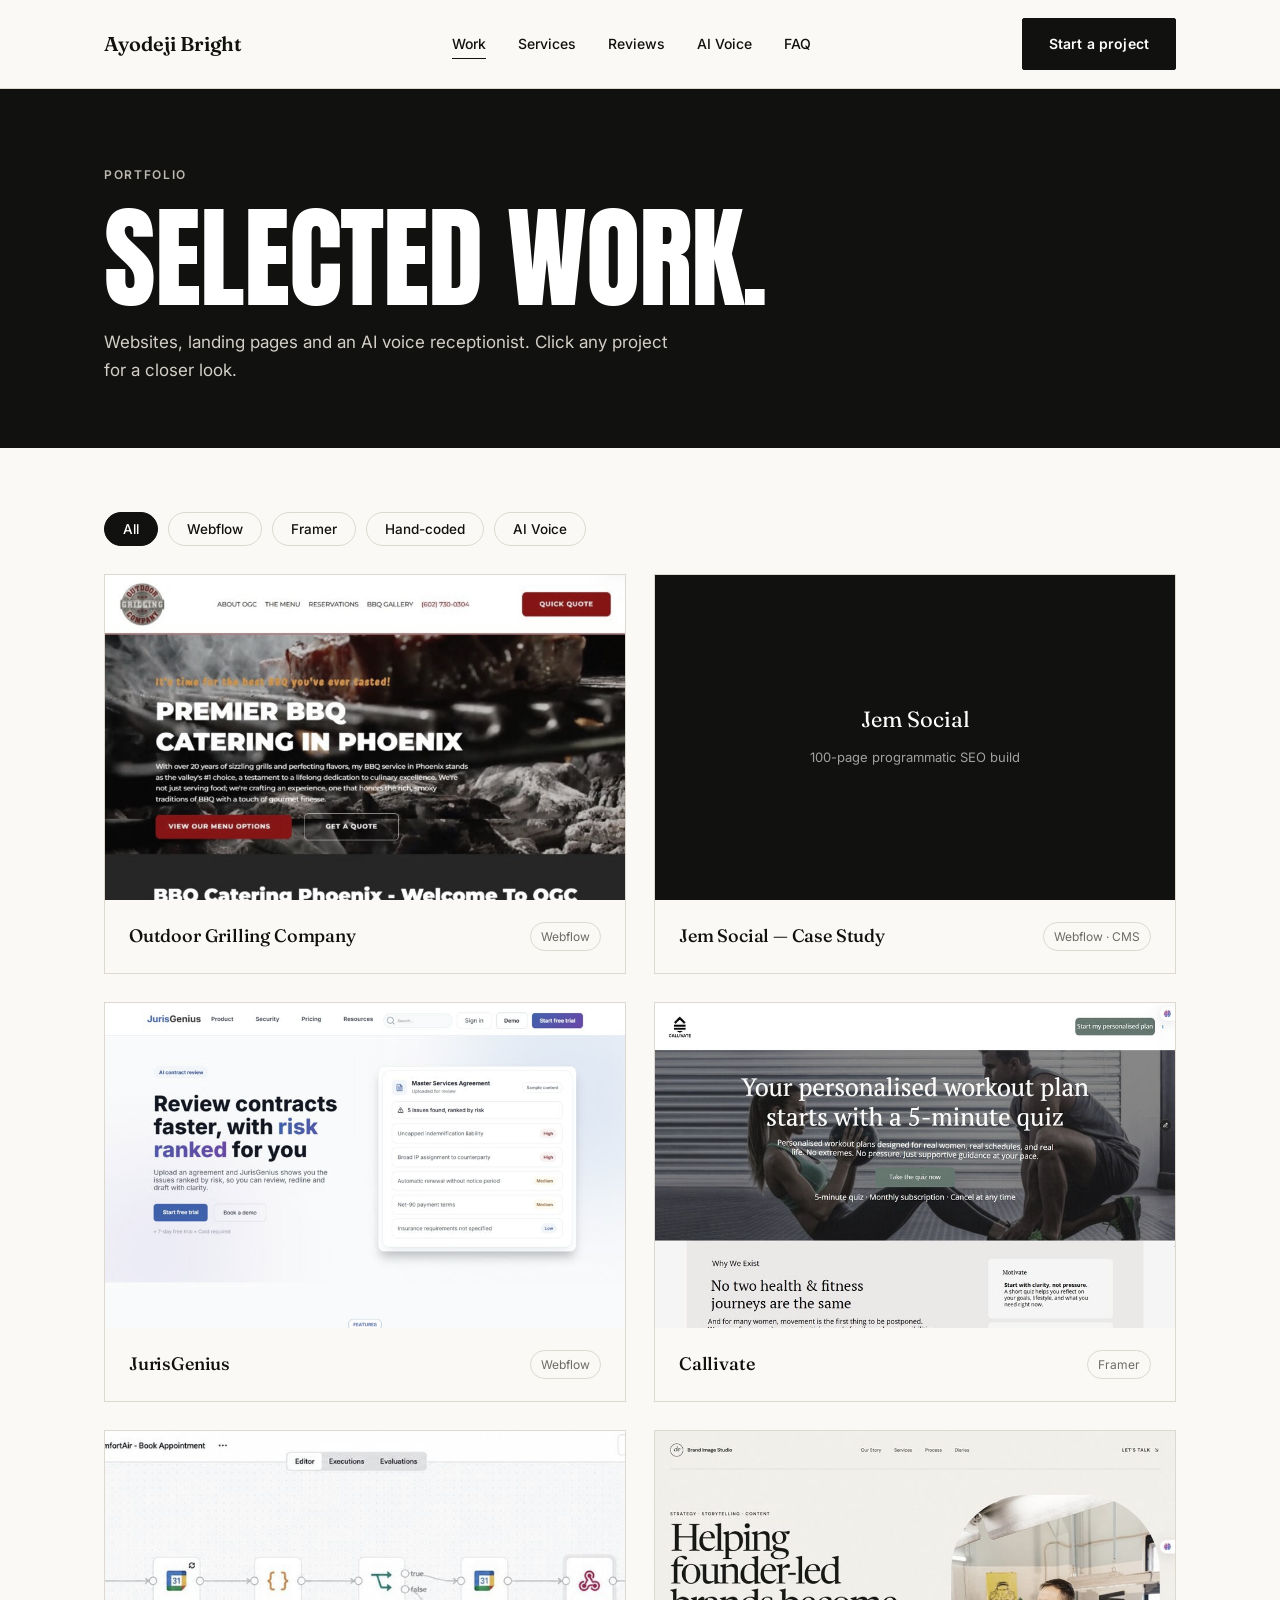
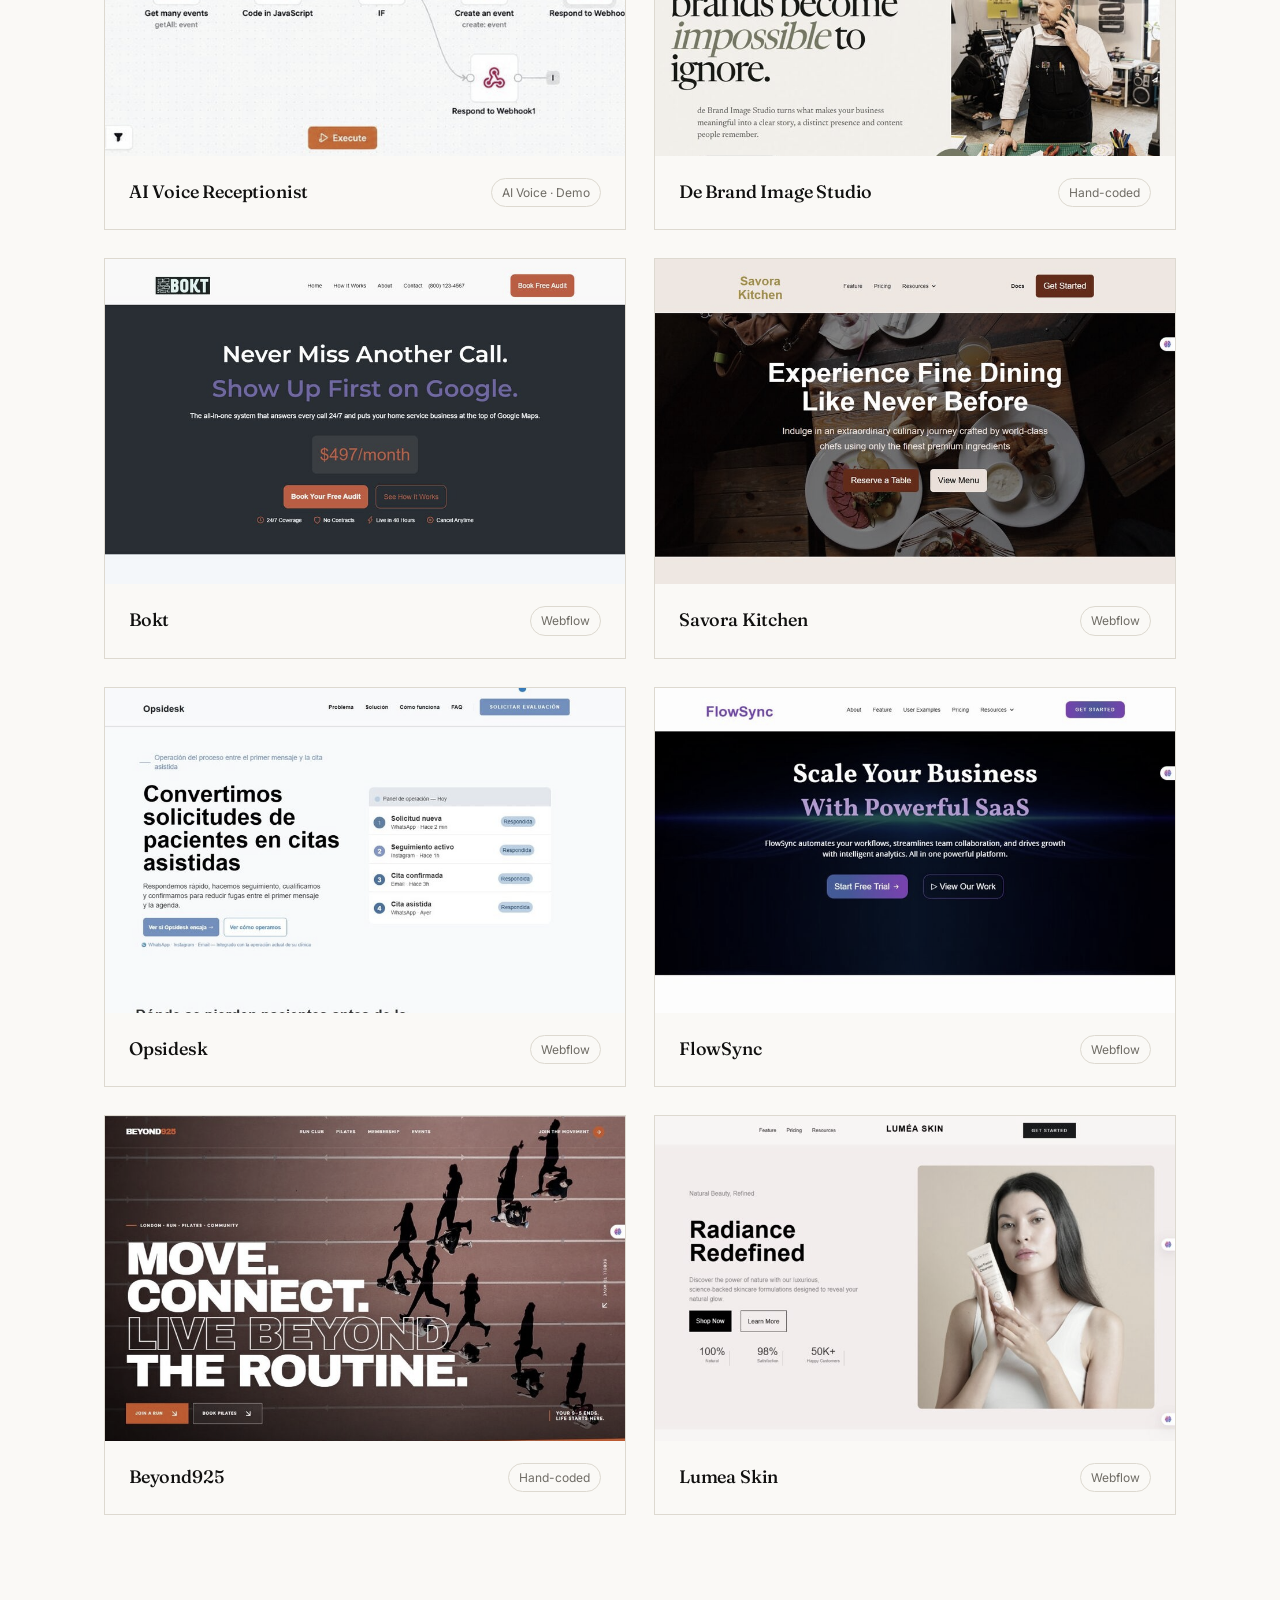
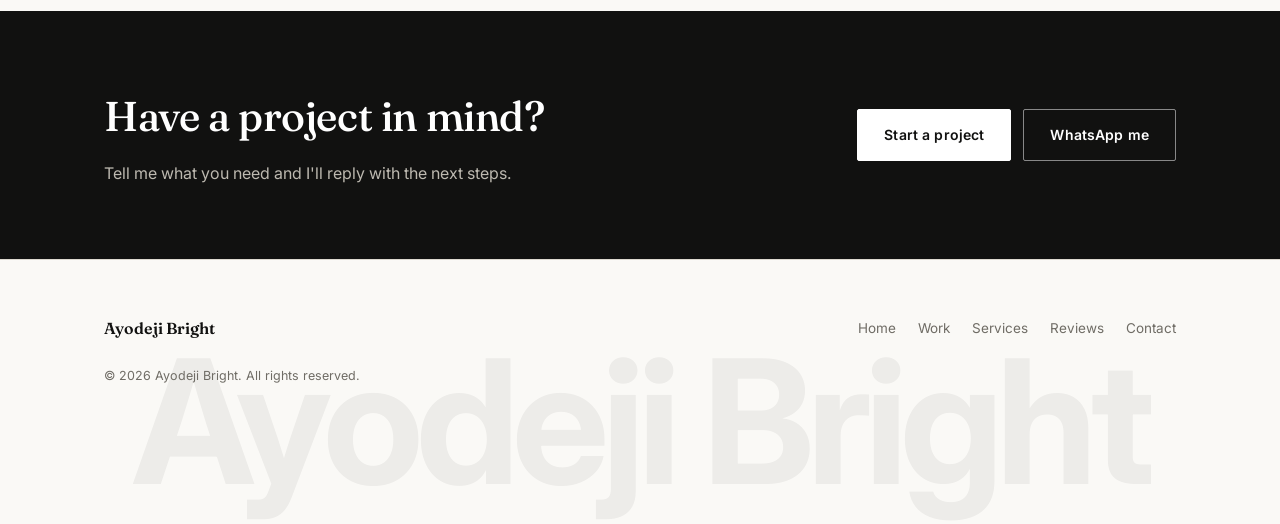
<file: work.html>
<!DOCTYPE html>
<html lang="en">
<head>
<meta charset="UTF-8">
<meta name="viewport" content="width=device-width, initial-scale=1.0">
<title>Selected Work — Ayodeji Bright | Webflow Developer</title>
<meta name="description" content="Webflow, Framer and hand-coded websites, landing pages and an AI voice receptionist by Ayodeji Bright. Click any project for a closer look.">
<link rel="preconnect" href="https://fonts.googleapis.com">
<link rel="preconnect" href="https://fonts.gstatic.com" crossorigin>
<link href="https://fonts.googleapis.com/css2?family=Fraunces:opsz,wght@9..144,400..600&family=Inter:wght@400;500;600;700&family=Anton&display=swap" rel="stylesheet">
<link rel="icon" type="image/svg+xml" href="assets/favicon.svg">
<meta property="og:type" content="website">
<meta property="og:title" content="Selected Work — Ayodeji Bright | Webflow Developer">
<meta property="og:description" content="Webflow, Framer and hand-coded websites, landing pages and an AI voice receptionist by Ayodeji Bright. Click any project for a closer look.">
<meta property="og:image" content="https://troost4910.github.io/Ayodeji-portfolio/assets/og-image.jpg">
<meta property="og:url" content="https://troost4910.github.io/Ayodeji-portfolio/work.html">
<meta name="twitter:card" content="summary_large_image">
<meta name="theme-color" content="#111110">
<link rel="canonical" href="https://troost4910.github.io/Ayodeji-portfolio/work.html">
<link rel="stylesheet" href="styles.css">
<script async src="https://www.googletagmanager.com/gtag/js?id=G-TLRG5B1DLZ"></script>
<script>
  window.dataLayer = window.dataLayer || [];
  function gtag(){dataLayer.push(arguments);}
  gtag('js', new Date());
  gtag('config', 'G-TLRG5B1DLZ');
</script>
</head>
<body>
<div class="progress" id="progress"></div>
<nav class="nav" id="nav">
  <div class="nav-inner">
    <a href="index.html" class="brand">Ayodeji Bright</a>
    <div class="nav-links" id="nav-links">
      <a href="work.html" class="active" aria-current="page">Work</a>
      <a href="services.html">Services</a>
      <a href="reviews.html">Reviews</a>
      <a href="index.html#ai-voice">AI Voice</a>
      <a href="index.html#faq">FAQ</a>
    </div>
    <div class="nav-cta">
      <a href="index.html#contact" class="btn btn-primary">Start a project</a>
      <button class="nav-toggle" id="nav-toggle" aria-label="Open menu" aria-expanded="false"><span></span><span></span></button>
    </div>
  </div>
</nav>
<header class="page-head">
  <div class="container">
    <span class="eyebrow">Portfolio</span>
    <h1>Selected work.</h1>
    <p>Websites, landing pages and an AI voice receptionist. Click any project for a closer look.</p>
  </div>
</header>
<section class="work-page reveal" id="work">
  <div class="container">
    <div class="filter-row" id="filter-row">
      <button class="filter-btn active" data-filter="all">All</button>
      <button class="filter-btn" data-filter="webflow">Webflow</button>
      <button class="filter-btn" data-filter="framer">Framer</button>
      <button class="filter-btn" data-filter="coded">Hand-coded</button>
      <button class="filter-btn" data-filter="ai">AI Voice</button>
    </div>
    <div class="work-grid">
      <div class="work-card" data-project="ogc" data-cat="webflow">
        <div class="work-thumb"><img src="assets/work-ogc.jpg" alt="Outdoor Grilling Company website" width="900" height="1706" loading="lazy" decoding="async"></div>
        <div class="work-body"><h3>Outdoor Grilling Company</h3><span class="work-tag">Webflow</span></div>
      </div>
      <div class="work-card" data-project="jemsocial" data-cat="webflow">
        <div class="work-thumb" style="display:flex;align-items:center;justify-content:center;background:var(--ink);">
          <span style="font-family:var(--font-display); color:var(--white); font-size:22px; padding:20px; text-align:center;">Jem Social<br><span style="font-size:13px; opacity:.6; font-family:var(--font-body);">100-page programmatic SEO build</span></span>
        </div>
        <div class="work-body"><h3>Jem Social — Case Study</h3><span class="work-tag">Webflow · CMS</span></div>
      </div>
      <div class="work-card" data-project="jurisgenius" data-cat="webflow">
        <div class="work-thumb"><img src="assets/work-jurisgenius.jpg" alt="JurisGenius website" width="900" height="1060" loading="lazy" decoding="async"></div>
        <div class="work-body"><h3>JurisGenius</h3><span class="work-tag">Webflow</span></div>
      </div>
      <div class="work-card" data-project="callivate" data-cat="framer">
        <div class="work-thumb"><img src="assets/work-callivate.jpg" alt="Callivate website" width="900" height="1054" loading="lazy" decoding="async"></div>
        <div class="work-body"><h3>Callivate</h3><span class="work-tag">Framer</span></div>
      </div>
      <div class="work-card" data-project="aivoice" data-cat="ai">
        <div class="work-thumb"><img src="assets/work-aivoice.jpg" alt="AI voice receptionist n8n workflow" width="900" height="427" loading="lazy" decoding="async"></div>
        <div class="work-body"><h3>AI Voice Receptionist</h3><span class="work-tag">AI Voice · Demo</span></div>
      </div>
      <div class="work-card" data-project="debrand" data-cat="coded">
        <div class="work-thumb"><img src="assets/work-debrand.jpg" alt="De Brand Image Studio website" width="900" height="1150" loading="lazy" decoding="async"></div>
        <div class="work-body"><h3>De Brand Image Studio</h3><span class="work-tag">Hand-coded</span></div>
      </div>
      <div class="work-card" data-project="bokt" data-cat="webflow">
        <div class="work-thumb"><img src="assets/work-bokt.jpg" alt="Bokt website" width="900" height="1054" loading="lazy" decoding="async"></div>
        <div class="work-body"><h3>Bokt</h3><span class="work-tag">Webflow</span></div>
      </div>
      <div class="work-card" data-project="savora" data-cat="webflow">
        <div class="work-thumb"><img src="assets/work-savora.jpg" alt="Savora Kitchen website" width="900" height="1054" loading="lazy" decoding="async"></div>
        <div class="work-body"><h3>Savora Kitchen</h3><span class="work-tag">Webflow</span></div>
      </div>
      <div class="work-card" data-project="opsidesk" data-cat="webflow">
        <div class="work-thumb"><img src="assets/work-opsidesk.jpg" alt="Opsidesk website" width="900" height="1374" loading="lazy" decoding="async"></div>
        <div class="work-body"><h3>Opsidesk</h3><span class="work-tag">Webflow</span></div>
      </div>
      <div class="work-card" data-project="flowsync" data-cat="webflow">
        <div class="work-thumb"><img src="assets/work-flowsync.jpg" alt="FlowSync website" width="900" height="1150" loading="lazy" decoding="async"></div>
        <div class="work-body"><h3>FlowSync</h3><span class="work-tag">Webflow</span></div>
      </div>
      <div class="work-card" data-project="beyond925" data-cat="coded">
        <div class="work-thumb"><img src="assets/work-beyond925.jpg" alt="Beyond925 website" width="900" height="1352" loading="lazy" decoding="async"></div>
        <div class="work-body"><h3>Beyond925</h3><span class="work-tag">Hand-coded</span></div>
      </div>
      <div class="work-card" data-project="lumea" data-cat="webflow">
        <div class="work-thumb"><img src="assets/work-lumea.jpg" alt="Lumea Skin website" width="900" height="1054" loading="lazy" decoding="async"></div>
        <div class="work-body"><h3>Lumea Skin</h3><span class="work-tag">Webflow</span></div>
      </div>
    </div>
  </div>
</section>
<section class="cta-band reveal">
  <div class="container cta-inner">
    <div>
      <h2>Have a project in mind?</h2>
      <p>Tell me what you need and I'll reply with the next steps.</p>
    </div>
    <div class="cta-actions">
      <a href="index.html#contact" class="btn cta-primary">Start a project</a>
      <a href="https://wa.me/2348079974050?text=Hi%20Ayodeji%2C%20I%20saw%20your%20portfolio%20and%20I%27d%20like%20to%20discuss%20a%20project." class="btn cta-ghost" target="_blank" rel="noopener">WhatsApp me</a>
    </div>
  </div>
</section>

<footer>
  <div class="footer-main">
    <div class="container">
      <div class="footer-row">
        <span class="brand" style="font-size:16px;">Ayodeji Bright</span>
        <div class="footer-links">
          <a href="index.html">Home</a>
          <a href="work.html">Work</a>
          <a href="services.html">Services</a>
          <a href="reviews.html">Reviews</a>
          <a href="index.html#contact">Contact</a>
        </div>
      </div>
      <p class="footer-copy">© 2026 Ayodeji Bright. All rights reserved.</p>
    </div>
    <div class="footer-name" aria-hidden="true">Ayodeji Bright</div>
  </div>
</footer>

<!-- Lightbox -->
<div class="lightbox" id="lightbox">
  <div class="lightbox-inner">
    <button class="lightbox-close" id="lightbox-close">&times;</button>
    <div class="lightbox-img" id="lightbox-img"></div>
    <div class="lightbox-body">
      <h3 id="lightbox-title"></h3>
      <div class="lightbox-meta" id="lightbox-meta"></div>
      <p id="lightbox-desc"></p>
      <a id="lightbox-link" class="btn btn-ghost" href="#" target="_blank" rel="noopener">View live site &#8594;</a>
      <div class="lightbox-nav" id="lightbox-nav">
        <button id="lb-prev" aria-label="Previous project">&#8592; Previous</button>
        <span id="lb-count"></span>
        <button id="lb-next" aria-label="Next project">Next &#8594;</button>
      </div>
    </div>
  </div>
</div>

<a href="https://wa.me/2348079974050?text=Hi%20Ayodeji%2C%20I%20saw%20your%20portfolio%20and%20I%27d%20like%20to%20discuss%20a%20project." class="fab" id="fab" target="_blank" rel="noopener">WhatsApp me</a>

<script src="script.js"></script>
</body>
</html>
</file>
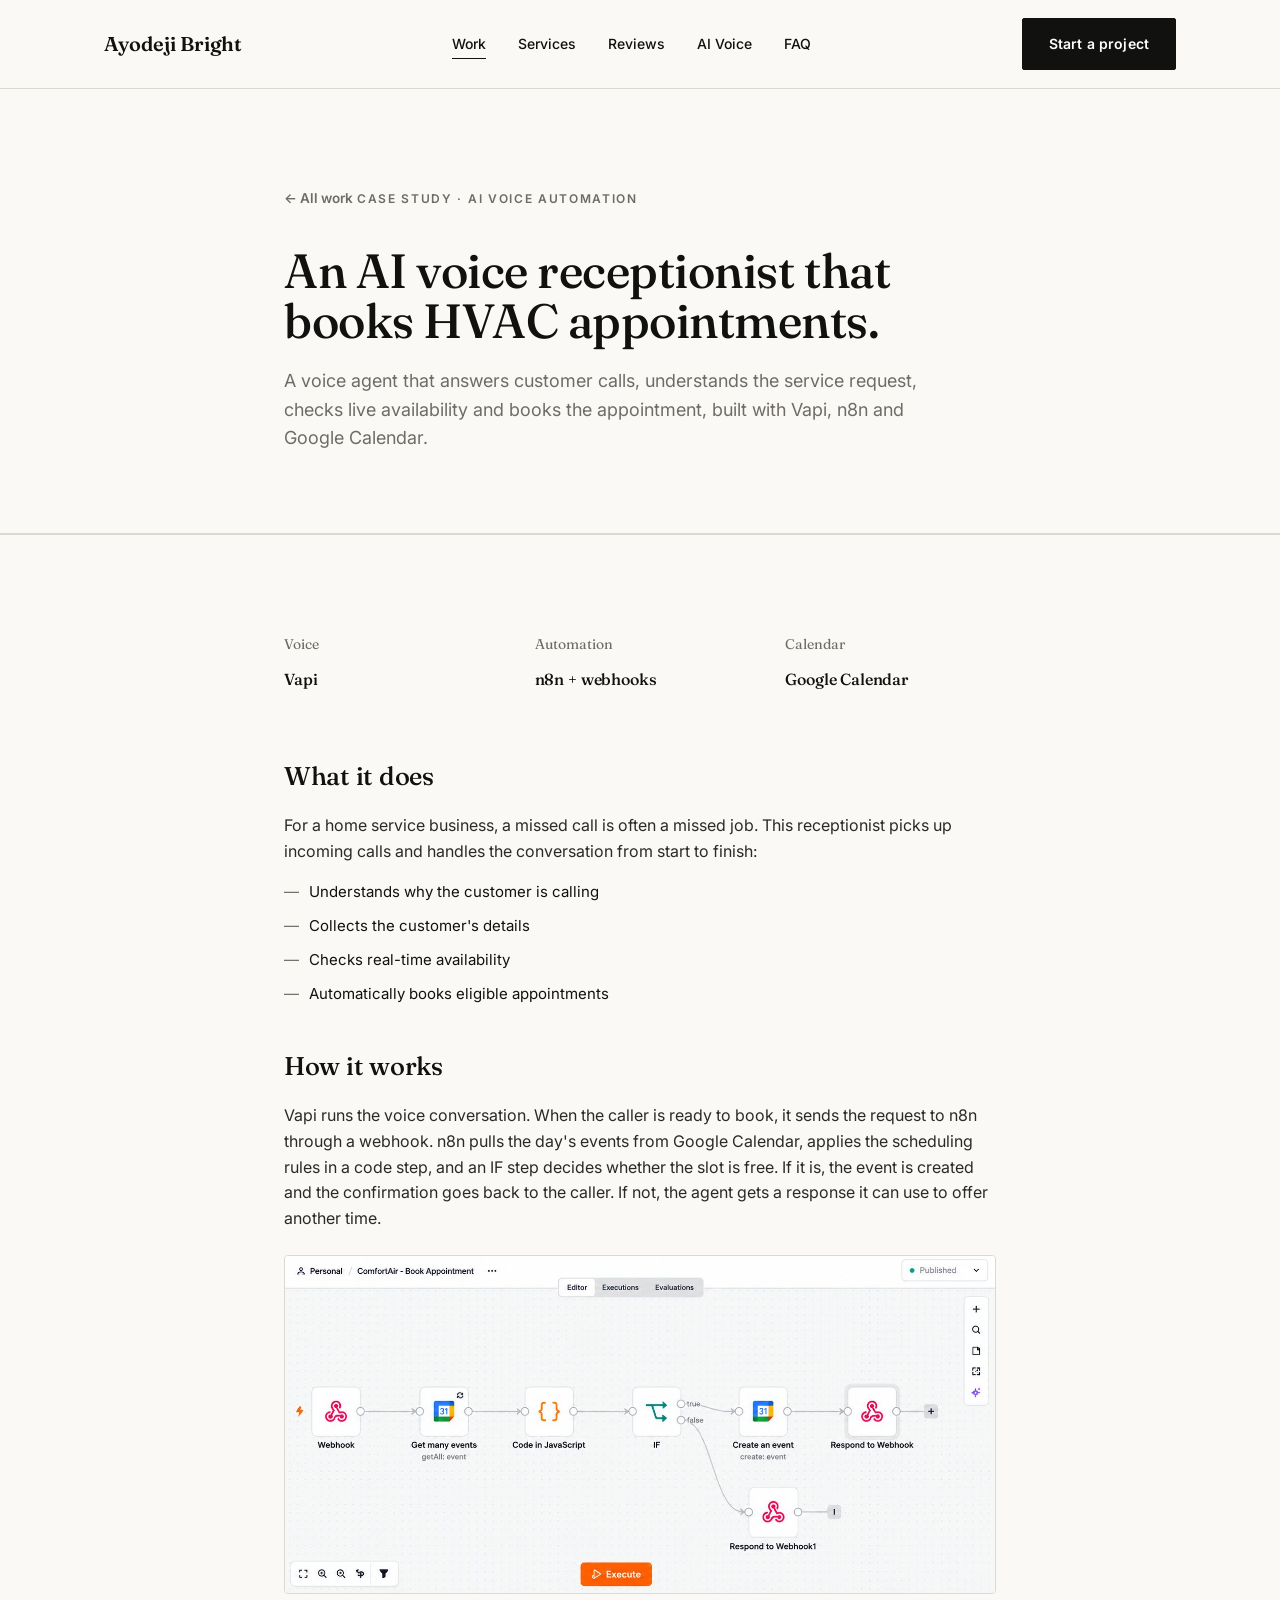
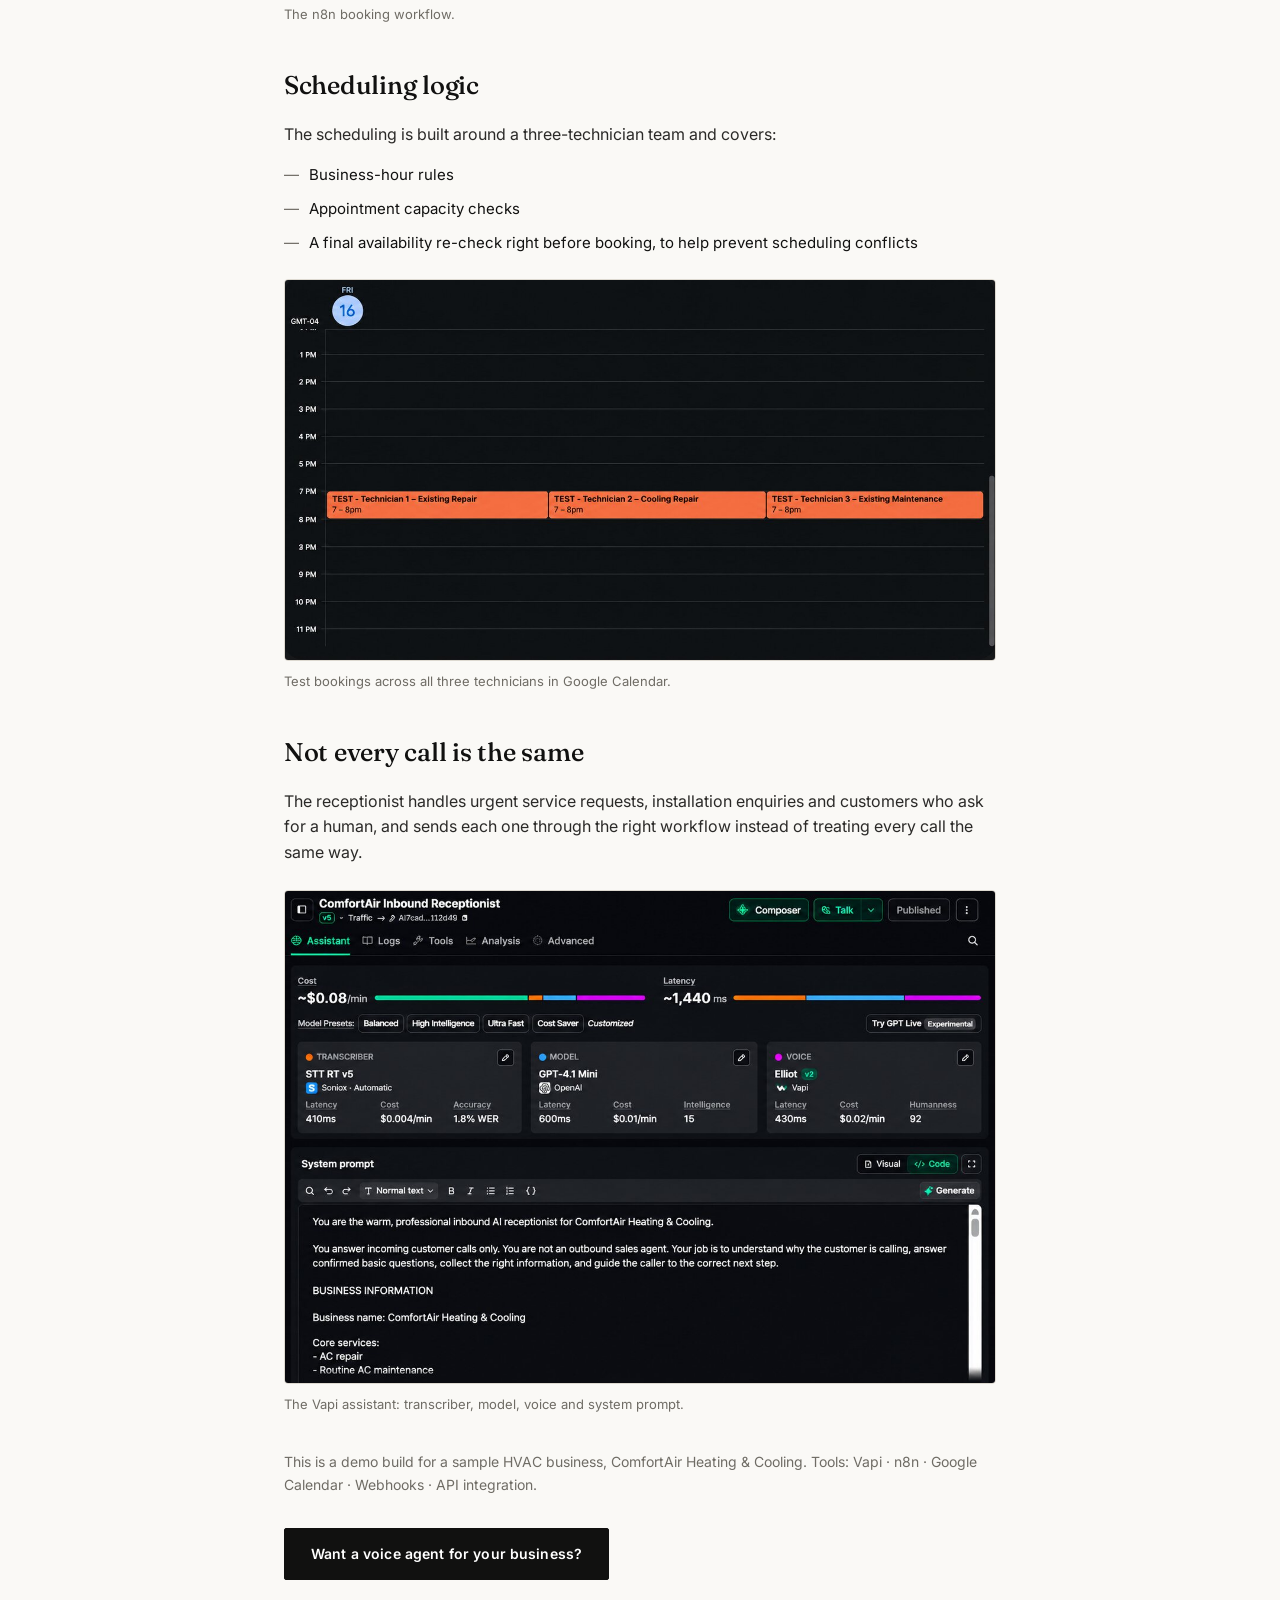
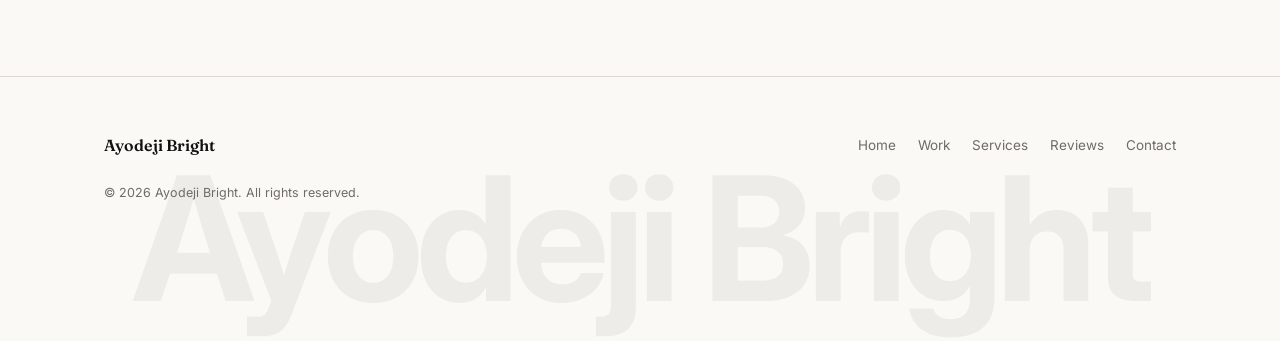
<file: work/ai-voice-receptionist.html>
<!DOCTYPE html>
<html lang="en">
<head>
<meta charset="UTF-8">
<meta name="viewport" content="width=device-width, initial-scale=1.0">
<title>AI Voice Receptionist for an HVAC Company — Case Study | Ayodeji Bright</title>
<meta name="description" content="An AI voice receptionist built with Vapi, n8n and Google Calendar that answers calls, checks live availability and books appointments for an HVAC business.">
<link rel="icon" type="image/svg+xml" href="../assets/favicon.svg">
<link rel="preconnect" href="https://fonts.googleapis.com">
<link rel="preconnect" href="https://fonts.gstatic.com" crossorigin>
<link href="https://fonts.googleapis.com/css2?family=Fraunces:opsz,wght@9..144,400..600&family=Inter:wght@400;500;600;700&display=swap" rel="stylesheet">
<link rel="stylesheet" href="../styles.css">
<script async src="https://www.googletagmanager.com/gtag/js?id=G-TLRG5B1DLZ"></script>
<script>
  window.dataLayer = window.dataLayer || [];
  function gtag(){dataLayer.push(arguments);}
  gtag('js', new Date());
  gtag('config', 'G-TLRG5B1DLZ');
</script>
</head>
<body>

<nav class="nav" id="nav">
  <div class="nav-inner">
    <a href="../index.html" class="brand">Ayodeji Bright</a>
    <div class="nav-links" id="nav-links">
      <a href="../work.html" class="active" aria-current="page">Work</a>
      <a href="../services.html">Services</a>
      <a href="../reviews.html">Reviews</a>
      <a href="../index.html#ai-voice">AI Voice</a>
      <a href="../index.html#faq">FAQ</a>
    </div>
    <div class="nav-cta">
      <a href="../index.html#contact" class="btn btn-primary">Start a project</a>
      <button class="nav-toggle" id="nav-toggle" aria-label="Open menu" aria-expanded="false"><span></span><span></span></button>
    </div>
  </div>
</nav>

<header class="hero" style="padding-bottom:48px;">
  <div class="container" style="max-width:760px;">
    <a href="../work.html" class="back-link">&larr; All work</a>
    <span class="eyebrow">Case Study · AI Voice Automation</span>
    <h1 style="margin-top:14px; font-size:clamp(2rem,4.5vw,3rem);">An AI voice receptionist that books HVAC appointments.</h1>
    <p style="color:var(--graphite); font-size:18px; max-width:60ch; margin-top:20px;">A voice agent that answers customer calls, understands the service request, checks live availability and books the appointment, built with Vapi, n8n and Google Calendar.</p>
  </div>
</header>

<section class="border-top">
  <div class="container" style="max-width:760px;">
    <div class="process-grid" style="grid-template-columns:repeat(3,1fr); margin-bottom:56px;">
      <div class="process-step"><span class="idx">Voice</span><h3 style="font-size:16px;">Vapi</h3></div>
      <div class="process-step"><span class="idx">Automation</span><h3 style="font-size:16px;">n8n + webhooks</h3></div>
      <div class="process-step"><span class="idx">Calendar</span><h3 style="font-size:16px;">Google Calendar</h3></div>
    </div>

    <h2 style="font-size:1.6rem; margin-bottom:16px;">What it does</h2>
    <p style="color:var(--ink-soft); margin-bottom:16px;">For a home service business, a missed call is often a missed job. This receptionist picks up incoming calls and handles the conversation from start to finish:</p>
    <ul class="specialize" style="margin:0 0 40px;">
      <li>Understands why the customer is calling</li>
      <li>Collects the customer's details</li>
      <li>Checks real-time availability</li>
      <li>Automatically books eligible appointments</li>
    </ul>

    <h2 style="font-size:1.6rem; margin-bottom:16px;">How it works</h2>
    <p style="color:var(--ink-soft); margin-bottom:24px;">Vapi runs the voice conversation. When the caller is ready to book, it sends the request to n8n through a webhook. n8n pulls the day's events from Google Calendar, applies the scheduling rules in a code step, and an IF step decides whether the slot is free. If it is, the event is created and the confirmation goes back to the caller. If not, the agent gets a response it can use to offer another time.</p>
    <figure class="case-fig">
      <img src="../assets/aivoice-n8n.jpg" alt="n8n workflow: webhook, Google Calendar availability check, code step, IF, create event, respond to webhook" loading="lazy" decoding="async">
      <figcaption>The n8n booking workflow.</figcaption>
    </figure>

    <h2 style="font-size:1.6rem; margin:40px 0 16px;">Scheduling logic</h2>
    <p style="color:var(--ink-soft); margin-bottom:16px;">The scheduling is built around a three-technician team and covers:</p>
    <ul class="specialize" style="margin:0 0 24px;">
      <li>Business-hour rules</li>
      <li>Appointment capacity checks</li>
      <li>A final availability re-check right before booking, to help prevent scheduling conflicts</li>
    </ul>
    <figure class="case-fig">
      <img src="../assets/aivoice-calendar.jpg" alt="Google Calendar day view showing test bookings for three technicians in the same time slot" loading="lazy" decoding="async">
      <figcaption>Test bookings across all three technicians in Google Calendar.</figcaption>
    </figure>

    <h2 style="font-size:1.6rem; margin:40px 0 16px;">Not every call is the same</h2>
    <p style="color:var(--ink-soft); margin-bottom:24px;">The receptionist handles urgent service requests, installation enquiries and customers who ask for a human, and sends each one through the right workflow instead of treating every call the same way.</p>
    <figure class="case-fig">
      <img src="../assets/aivoice-vapi.jpg" alt="Vapi assistant configuration showing transcriber, model, voice and system prompt" loading="lazy" decoding="async">
      <figcaption>The Vapi assistant: transcriber, model, voice and system prompt.</figcaption>
    </figure>

    <p style="color:var(--graphite); font-size:14px; margin:36px 0 32px;">This is a demo build for a sample HVAC business, ComfortAir Heating &amp; Cooling. Tools: Vapi · n8n · Google Calendar · Webhooks · API integration.</p>

    <a href="../index.html#contact" class="btn btn-primary">Want a voice agent for your business?</a>
  </div>
</section>

<footer>
  <div class="footer-main">
    <div class="container">
      <div class="footer-row">
        <span class="brand" style="font-size:16px;">Ayodeji Bright</span>
        <div class="footer-links">
          <a href="../index.html">Home</a>
          <a href="../work.html">Work</a>
          <a href="../services.html">Services</a>
          <a href="../reviews.html">Reviews</a>
          <a href="../index.html#contact">Contact</a>
        </div>
      </div>
      <p class="footer-copy">© 2026 Ayodeji Bright. All rights reserved.</p>
    </div>
    <div class="footer-name" aria-hidden="true">Ayodeji Bright</div>
  </div>
</footer>

<script src="../script.js"></script>
</body>
</html>
</file>
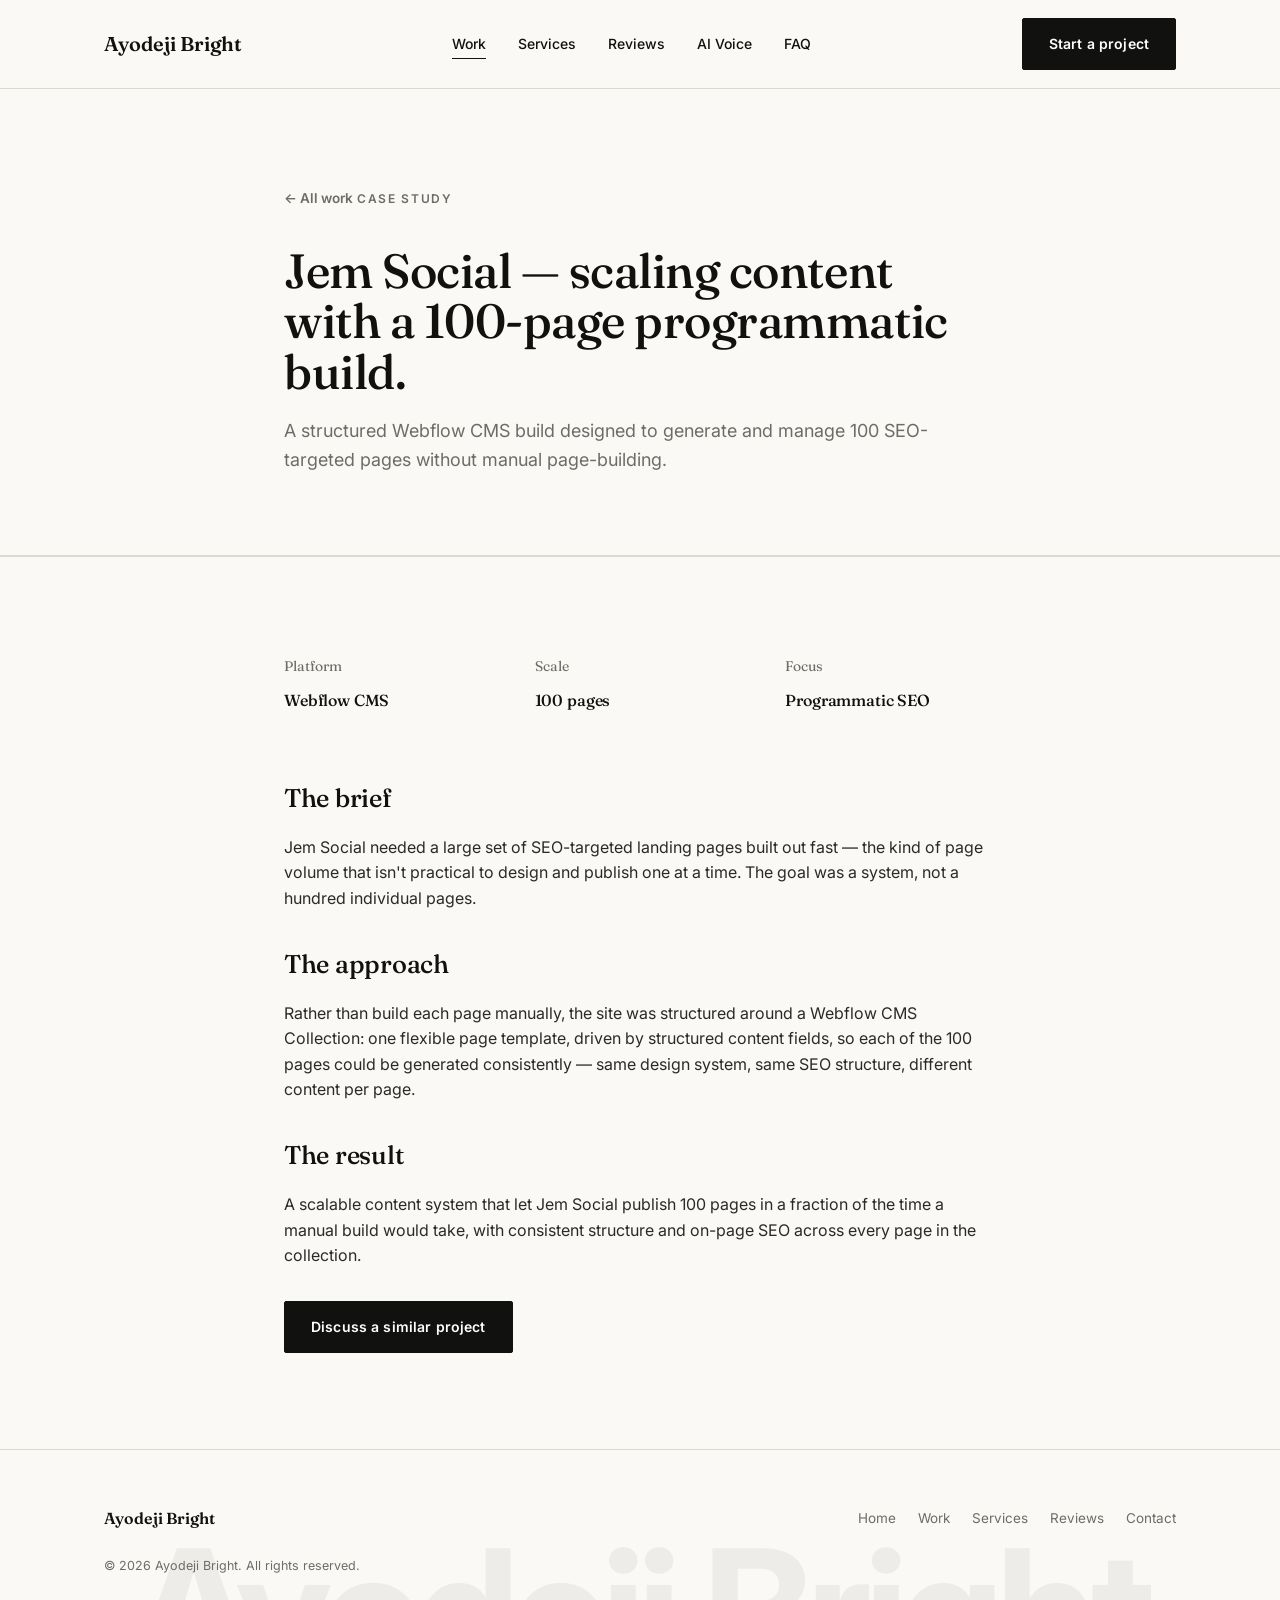
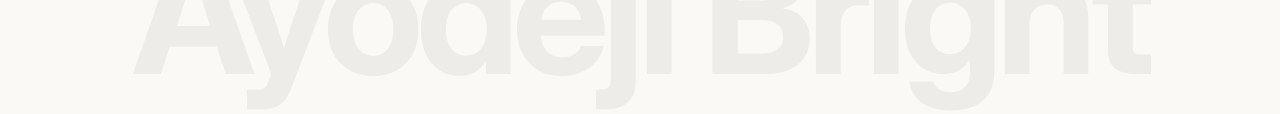
<file: work/jem-social.html>
<!DOCTYPE html>
<html lang="en">
<head>
<meta charset="UTF-8">
<meta name="viewport" content="width=device-width, initial-scale=1.0">
<title>Jem Social — Case Study | Ayodeji Bright</title>
<link rel="preconnect" href="https://fonts.googleapis.com">
<link rel="preconnect" href="https://fonts.gstatic.com" crossorigin>
<link href="https://fonts.googleapis.com/css2?family=Fraunces:opsz,wght@9..144,400..600&family=Inter:wght@400;500;600;700&display=swap" rel="stylesheet">
<link rel="icon" type="image/svg+xml" href="../assets/favicon.svg">
<link rel="stylesheet" href="../styles.css">
<script async src="https://www.googletagmanager.com/gtag/js?id=G-TLRG5B1DLZ"></script>
<script>
  window.dataLayer = window.dataLayer || [];
  function gtag(){dataLayer.push(arguments);}
  gtag('js', new Date());
  gtag('config', 'G-TLRG5B1DLZ');
</script>
</head>
<body>

<nav class="nav" id="nav">
  <div class="nav-inner">
    <a href="../index.html" class="brand">Ayodeji Bright</a>
    <div class="nav-links" id="nav-links">
      <a href="../work.html" class="active" aria-current="page">Work</a>
      <a href="../services.html">Services</a>
      <a href="../reviews.html">Reviews</a>
      <a href="../index.html#ai-voice">AI Voice</a>
      <a href="../index.html#faq">FAQ</a>
    </div>
    <div class="nav-cta">
      <a href="../index.html#contact" class="btn btn-primary">Start a project</a>
      <button class="nav-toggle" id="nav-toggle" aria-label="Open menu" aria-expanded="false"><span></span><span></span></button>
    </div>
  </div>
</nav>

<header class="hero" style="padding-bottom:48px;">
  <div class="container" style="max-width:760px;">
    <a href="../work.html" class="back-link">&larr; All work</a>
    <span class="eyebrow">Case Study</span>
    <h1 style="margin-top:14px; font-size:clamp(2rem,4.5vw,3rem);">Jem Social — scaling content with a 100-page programmatic build.</h1>
    <p style="color:var(--graphite); font-size:18px; max-width:60ch; margin-top:20px;">A structured Webflow CMS build designed to generate and manage 100 SEO-targeted pages without manual page-building.</p>
  </div>
</header>

<section class="border-top">
  <div class="container" style="max-width:760px;">
    <div class="process-grid" style="grid-template-columns:repeat(3,1fr); margin-bottom:56px;">
      <div class="process-step"><span class="idx">Platform</span><h3 style="font-size:16px;">Webflow CMS</h3></div>
      <div class="process-step"><span class="idx">Scale</span><h3 style="font-size:16px;">100 pages</h3></div>
      <div class="process-step"><span class="idx">Focus</span><h3 style="font-size:16px;">Programmatic SEO</h3></div>
    </div>

    <h2 style="font-size:1.6rem; margin-bottom:16px;">The brief</h2>
    <p style="color:var(--ink-soft); margin-bottom:32px;">Jem Social needed a large set of SEO-targeted landing pages built out fast — the kind of page volume that isn't practical to design and publish one at a time. The goal was a system, not a hundred individual pages.</p>

    <h2 style="font-size:1.6rem; margin-bottom:16px;">The approach</h2>
    <p style="color:var(--ink-soft); margin-bottom:32px;">Rather than build each page manually, the site was structured around a Webflow CMS Collection: one flexible page template, driven by structured content fields, so each of the 100 pages could be generated consistently — same design system, same SEO structure, different content per page.</p>

    <h2 style="font-size:1.6rem; margin-bottom:16px;">The result</h2>
    <p style="color:var(--ink-soft); margin-bottom:32px;">A scalable content system that let Jem Social publish 100 pages in a fraction of the time a manual build would take, with consistent structure and on-page SEO across every page in the collection.</p>

    <a href="../index.html#contact" class="btn btn-primary">Discuss a similar project</a>
  </div>
</section>

<footer>
  <div class="footer-main">
    <div class="container">
      <div class="footer-row">
        <span class="brand" style="font-size:16px;">Ayodeji Bright</span>
        <div class="footer-links">
          <a href="../index.html">Home</a>
          <a href="../work.html">Work</a>
          <a href="../services.html">Services</a>
          <a href="../reviews.html">Reviews</a>
          <a href="../index.html#contact">Contact</a>
        </div>
      </div>
      <p class="footer-copy">© 2026 Ayodeji Bright. All rights reserved.</p>
    </div>
    <div class="footer-name" aria-hidden="true">Ayodeji Bright</div>
  </div>
</footer>

<script src="../script.js"></script>
</body>
</html>
</file>
<file: styles.css>
/* ============================================
   Ayodeji Bright — Portfolio
   Design tokens
   ============================================ */
:root{
  --ink: #111110;
  --ink-soft: #2b2a28;
  --paper: #faf9f6;
  --paper-dim: #efeee9;
  --line: #ddd9d0;
  --graphite: #6f6c65;
  --white: #ffffff;

  --font-display: 'Fraunces', Georgia, serif;
  --font-body: 'Inter', -apple-system, BlinkMacSystemFont, sans-serif;

  --container: 1120px;
  --radius: 2px;
  --ease: cubic-bezier(.4,0,.2,1);
}

*,*::before,*::after{ box-sizing: border-box; }
html{ scroll-behavior: smooth; }
@media (prefers-reduced-motion: reduce){
  html{ scroll-behavior: auto; }
  *,*::before,*::after{ animation-duration: 0.001ms !important; transition-duration: 0.001ms !important; }
}

body{
  margin:0;
  background: var(--paper);
  color: var(--ink);
  font-family: var(--font-body);
  font-size: 16px;
  line-height: 1.6;
  -webkit-font-smoothing: antialiased;
}

img{ max-width:100%; display:block; }
a{ color: inherit; text-decoration:none; }
button{ font-family: inherit; cursor:pointer; }
ul{ margin:0; padding:0; list-style:none; }

.container{ max-width: var(--container); margin: 0 auto; padding: 0 24px; }

h1,h2,h3,h4{ font-family: var(--font-display); font-weight: 500; margin:0; letter-spacing:-0.01em; }

.eyebrow{
  font-size: 12px;
  letter-spacing: 0.14em;
  text-transform: uppercase;
  color: var(--graphite);
  font-weight: 600;
}

/* Focus visibility */
a:focus-visible, button:focus-visible, input:focus-visible, textarea:focus-visible{
  outline: 2px solid var(--ink);
  outline-offset: 3px;
}

/* ============ Buttons ============ */
.btn{
  display:inline-flex;
  align-items:center;
  gap:8px;
  padding: 14px 26px;
  border-radius: var(--radius);
  font-size: 14px;
  font-weight: 600;
  letter-spacing: 0.01em;
  border: 1px solid var(--ink);
  transition: background .2s var(--ease), color .2s var(--ease), transform .2s var(--ease);
}
.btn-primary{ background: var(--ink); color: var(--white); }
.btn-primary:hover{ background: var(--ink-soft); }
.btn-ghost{ background: transparent; color: var(--ink); }
.btn-ghost:hover{ background: var(--ink); color: var(--white); }

/* ============ Nav ============ */
.nav{
  position: sticky; top:0; z-index: 50;
  background: rgba(250,249,246,0.9);
  backdrop-filter: blur(8px);
  border-bottom: 1px solid var(--line);
}
.nav-inner{
  display:flex; align-items:center; justify-content:space-between;
  padding: 18px 24px;
  max-width: var(--container); margin:0 auto;
}
.brand{ font-family: var(--font-display); font-size: 20px; font-weight: 600; }
.nav-links{ display:flex; gap:32px; }
.nav-links a{ font-size: 14px; font-weight:500; }
.nav-links a:hover{ color: var(--graphite); }
.nav-cta{ display:flex; align-items:center; gap:20px; }
.nav-toggle{ display:none; background:none; border:0; }

@media (max-width: 800px){
  .nav-links{ display:none; }
  .nav-toggle{ display:block; }
}

/* ============ Hero ============ */
.hero{
  padding: 96px 0 64px;
  border-bottom: 1px solid var(--line);
}
.hero-grid{
  display:grid; grid-template-columns: 1.1fr 0.9fr; gap: 56px; align-items:center;
}
.hero-kicker{ margin-bottom:18px; }
.hero h1{
  font-size: clamp(2.4rem, 5vw, 3.6rem);
  line-height: 1.05;
}
.hero p{ color: var(--graphite); font-size: 18px; max-width: 46ch; margin: 22px 0 32px; }
.hero-actions{ display:flex; gap:14px; flex-wrap:wrap; }
.hero-photo{
  position:relative;
  aspect-ratio: 4/5;
  overflow:hidden;
  background: var(--paper-dim);
  border-radius: var(--radius);
}
.hero-photo img{ width:100%; height:100%; object-fit:cover; filter: grayscale(100%) contrast(1.05); }

@media (max-width: 860px){
  .hero-grid{ grid-template-columns: 1fr; }
  .hero-photo{ order:-1; max-width: 320px; margin: 0 auto; }
}

/* ============ Stats ============ */
.stats{
  display:grid; grid-template-columns: repeat(4,1fr);
  border-bottom: 1px solid var(--line);
}
.stat{ padding: 32px 24px; border-left: 1px solid var(--line); text-align:center; }
.stat:first-child{ border-left:none; }
.stat .num{ font-family: var(--font-display); font-size: 28px; }
.stat .label{ font-size: 13px; color: var(--graphite); margin-top:4px; }
@media (max-width: 700px){
  .stats{ grid-template-columns: repeat(2,1fr); }
  .stat:nth-child(3){ border-left:none; }
}

/* ============ Sections generic ============ */
section{ padding: 96px 0; }
.section-head{ max-width: 640px; margin-bottom: 56px; }
.section-head h2{ font-size: clamp(1.8rem, 3.4vw, 2.6rem); margin-top: 14px; }
.section-head p{ color: var(--graphite); margin-top:16px; font-size:16px; }
.border-top{ border-top: 1px solid var(--line); }
.bg-dim{ background: var(--paper-dim); }

/* ============ Who I Am ============ */
.about-grid{ display:grid; grid-template-columns: 0.85fr 1.15fr; gap:56px; }
.about-grid p{ color: var(--ink-soft); margin: 0 0 16px; }
.specialize{ margin-top: 28px; display:grid; gap:10px; }
.specialize li{ display:flex; gap:10px; align-items:baseline; font-size:15px; }
.specialize li::before{ content:"—"; color: var(--graphite); }
@media (max-width: 860px){ .about-grid{ grid-template-columns:1fr; } }

/* ============ Services ============ */
.services-grid{
  display:grid; grid-template-columns: repeat(3, 1fr); gap: 1px;
  background: var(--line); border: 1px solid var(--line);
}
.service-card{ background: var(--paper); padding: 32px; }
.service-card h3{ font-size: 19px; margin-bottom: 10px; }
.service-card p{ color: var(--graphite); font-size: 14.5px; margin-bottom: 16px; }
.service-card ul{ display:grid; gap:6px; }
.service-card ul li{ font-size: 13.5px; color: var(--ink-soft); display:flex; gap:8px; }
.service-card ul li::before{ content:"✓"; color: var(--graphite); }
@media (max-width: 860px){ .services-grid{ grid-template-columns: 1fr; } }

/* ============ Secondary services (ticker + chips) ============ */
.secondary-wrap{ border-top:1px solid var(--line); border-bottom:1px solid var(--line); padding: 64px 0; overflow:hidden; }
.secondary-head{ display:flex; justify-content:space-between; align-items:flex-end; gap:24px; flex-wrap:wrap; margin-bottom:40px; }
.chip-row{ display:flex; flex-wrap:wrap; gap:12px; }
.chip{
  border:1px solid var(--ink); border-radius: 999px;
  padding: 20px 24px; min-width: 220px;
}
.chip .platform{ font-family: var(--font-display); font-size: 18px; margin-bottom:6px; display:block; }
.chip p{ font-size:13.5px; color: var(--graphite); margin:0; }

/* ============ Process ============ */
.process-grid{ display:grid; grid-template-columns: repeat(3,1fr); gap: 40px; }
.process-step .idx{ font-family: var(--font-display); font-size: 14px; color: var(--graphite); }
.process-step h3{ font-size: 18px; margin: 10px 0 8px; }
.process-step p{ color: var(--graphite); font-size: 14.5px; }
@media (max-width: 860px){ .process-grid{ grid-template-columns: 1fr 1fr; } }
@media (max-width: 560px){ .process-grid{ grid-template-columns: 1fr; } }

/* ============ Work / Portfolio ============ */
.work-grid{ display:grid; grid-template-columns: repeat(2,1fr); gap: 28px; }
.work-card{
  border:1px solid var(--line); background: var(--paper);
  cursor:pointer; overflow:hidden;
  transition: border-color .2s var(--ease);
}
.work-card:hover{ border-color: var(--ink); }
.work-thumb{ aspect-ratio: 16/10; overflow:hidden; background: var(--paper-dim); }
.work-thumb img{ width:100%; height:100%; object-fit:cover; object-position: top; filter: grayscale(45%); transition: filter .3s var(--ease); }
.work-card:hover .work-thumb img{ filter: grayscale(0%); }
.work-body{ padding: 22px 24px; display:flex; justify-content:space-between; align-items:flex-start; gap:12px; }
.work-body h3{ font-size:18px; }
.work-tag{ font-size:12px; color: var(--graphite); border:1px solid var(--line); padding:4px 10px; border-radius:999px; white-space:nowrap; }
@media (max-width: 760px){ .work-grid{ grid-template-columns: 1fr; } }

/* Lightbox */
.lightbox{
  position:fixed; inset:0; background: rgba(17,17,16,0.92);
  display:none; align-items:center; justify-content:center; z-index:100; padding: 32px;
}
.lightbox.open{ display:flex; }
.lightbox-inner{
  background: var(--paper); max-width: 720px; width:100%; max-height:88vh; overflow:auto;
  border-radius: var(--radius);
}
.lightbox-img{ aspect-ratio: 16/10; overflow:hidden; }
.lightbox-img img{ width:100%; height:100%; object-fit:cover; object-position:top; }
.lightbox-body{ padding: 28px 30px 32px; }
.lightbox-body h3{ font-size: 22px; margin-bottom:10px; }
.lightbox-body p{ color: var(--graphite); font-size:15px; margin-bottom: 18px; }
.lightbox-meta{ display:flex; gap:10px; flex-wrap:wrap; margin-bottom:20px; }
.lightbox-close{
  position:absolute; top:14px; right:14px; background: var(--ink); color:var(--white);
  width:34px; height:34px; border-radius:50%; border:0; font-size:16px; line-height:1;
}

/* ============ Testimonials ============ */
.testimonial-grid{ display:grid; grid-template-columns: repeat(3,1fr); gap: 1px; background: var(--line); border:1px solid var(--line); }
.testimonial-card{ background: var(--paper); padding: 28px; display:flex; flex-direction:column; }
.testimonial-card p{ font-size: 14.5px; color: var(--ink-soft); flex-grow:1; }
.testimonial-name{ margin-top:18px; font-size: 13.5px; font-weight:600; }
.testimonial-loc{ font-size:12.5px; color: var(--graphite); }
@media (max-width: 860px){ .testimonial-grid{ grid-template-columns: 1fr; } }

/* ============ FAQ ============ */
.faq-list{ border-top:1px solid var(--line); }
.faq-item{ border-bottom:1px solid var(--line); }
.faq-q{
  width:100%; text-align:left; background:none; border:0; padding: 22px 0;
  display:flex; justify-content:space-between; align-items:center; font-size:16px; font-weight:600;
}
.faq-q .plus{ font-family: var(--font-display); font-size:20px; transition: transform .2s var(--ease); }
.faq-item.open .plus{ transform: rotate(45deg); }
.faq-a{ max-height:0; overflow:hidden; transition: max-height .25s var(--ease); }
.faq-a p{ color: var(--graphite); padding-bottom: 20px; font-size:14.5px; max-width:70ch; }

/* ============ Contact ============ */
.contact-grid{ display:grid; grid-template-columns: 1.1fr 0.9fr; gap: 56px; }
.form-row{ display:grid; gap:8px; margin-bottom:18px; }
.form-row label{ font-size:13px; color: var(--graphite); }
.form-row input, .form-row textarea{
  border:1px solid var(--line); background: var(--paper); padding: 13px 14px;
  font-family: var(--font-body); font-size:15px; border-radius: var(--radius); color: var(--ink);
}
.form-row textarea{ resize: vertical; min-height: 110px; }
.contact-links{ display:grid; gap:0; }
.contact-link-row{
  display:flex; justify-content:space-between; align-items:center;
  padding: 16px 0; border-bottom: 1px solid var(--line); font-size:15px; font-weight:500;
}
.contact-link-row:hover{ color: var(--graphite); }
.form-status{ font-size:13.5px; margin-top:8px; display:none; }
@media (max-width: 860px){ .contact-grid{ grid-template-columns: 1fr; } }

/* ============ Footer ============ */
footer{ border-top:1px solid var(--line); padding: 48px 0 28px; }
.footer-row{ display:flex; justify-content:space-between; align-items:center; flex-wrap:wrap; gap:16px; }
.footer-links{ display:flex; gap:22px; flex-wrap:wrap; font-size:13.5px; color: var(--graphite); }
.footer-links a:hover{ color: var(--ink); }
.footer-copy{ font-size:12.5px; color: var(--graphite); margin-top: 24px; }

/* ============ Reveal on scroll ============ */
.reveal{ opacity:0; transform: translateY(14px); transition: opacity .5s var(--ease), transform .5s var(--ease); }
.reveal.in{ opacity:1; transform:none; }

/* ============ Work filters ============ */
.filter-row{ display:flex; gap:10px; flex-wrap:wrap; margin-bottom:28px; }
.filter-btn{
  background:transparent; border:1px solid var(--line); color:var(--ink);
  padding:8px 18px; border-radius:999px; font-size:13.5px; font-weight:500;
  transition: background .2s var(--ease), color .2s var(--ease), border-color .2s var(--ease);
}
.filter-btn:hover{ border-color: var(--ink); }
.filter-btn.active{ background:var(--ink); color:var(--white); border-color:var(--ink); }
.work-card.hidden{ display:none; }

/* ============ Floating CTA ============ */
.fab{
  position:fixed; right:20px; bottom:20px; z-index:60;
  background:var(--ink); color:var(--white);
  padding:13px 22px; border-radius:999px; font-size:14px; font-weight:600;
  box-shadow:0 6px 20px rgba(0,0,0,.18);
  opacity:0; pointer-events:none; transform:translateY(8px);
  transition: opacity .25s var(--ease), transform .25s var(--ease);
}
.fab.show{ opacity:1; pointer-events:auto; transform:none; }
.fab:hover{ background:var(--ink-soft); }

/* ============ Hero proof line ============ */
.hero-proof{
  display:flex; flex-wrap:wrap; gap:8px 12px; align-items:center;
  margin-top:36px; padding-top:22px; border-top:1px solid var(--line);
  font-size:13.5px; font-weight:500; color:var(--ink-soft); max-width:46ch;
}
.hero-proof .dot{ color:var(--graphite); }

/* ============ View all work ============ */
.work-more{ text-align:center; margin-top:36px; }

/* ============ Reading progress line ============ */
.progress{
  position:fixed; top:0; left:0; right:0; height:2px; z-index:120;
  background:var(--ink); transform:scaleX(0); transform-origin:left; pointer-events:none;
}

/* ============ Lightbox prev / next ============ */
.lightbox-body{ position:relative; }
.lightbox-nav{
  display:flex; justify-content:space-between; align-items:center;
  margin-top:26px; padding-top:18px; border-top:1px solid var(--line);
}
.lightbox-nav button{
  background:none; border:0; font-size:14px; font-weight:600; color:var(--ink); padding:6px 2px;
}
.lightbox-nav button:hover{ color:var(--graphite); }
.lightbox-nav span{ font-size:13px; color:var(--graphite); }

/* ============ Platform icons ============ */
.chip .platform{ display:flex; align-items:center; gap:10px; }
.plat-icon{ width:22px; height:22px; flex:none; color:var(--ink); }

/* ============ New hero (split layout) ============ */
.hx{ --hx-h: clamp(600px, calc(100svh - 72px), 800px); padding:0; }
.hx > .container{ max-width:none; padding:0; }
.hx-card{
  position:relative; min-height: var(--hx-h); overflow:hidden;
  background: var(--ink); color: var(--white); border-radius: 0;
}
.hx-text{
  position:relative; z-index:3; max-width: 56%;
  padding: 56px 0 56px clamp(28px, 4.5vw, 72px); min-height: var(--hx-h);
  display:flex; flex-direction:column; justify-content:center; align-items:flex-start;
}
.hx-eyebrow{
  font-size:12px; letter-spacing:.16em; text-transform:uppercase; font-weight:600;
  color:#bdb9b0; margin-bottom:22px;
}
.hx h1{
  font-family:'Anton','Bebas Neue',Impact,'Arial Narrow',sans-serif;
  font-weight:400; text-transform:uppercase; letter-spacing:.005em;
  font-size: clamp(3.2rem, 7.4vw, 7.4rem); line-height:.95; color:var(--white);
}
.hx-text p{ color:#d3cfc6; font-size:17px; max-width:34ch; margin:26px 0 30px; }
.hx-btn{
  display:inline-flex; align-items:center; gap:10px;
  background:var(--white); color:var(--ink); border-radius:999px;
  padding:14px 26px; font-size:13px; font-weight:700; letter-spacing:.08em; text-transform:uppercase;
  transition: background .2s var(--ease);
}
.hx-btn:hover{ background:#e9e6df; }
.hx-proof{ margin-top:34px; font-size:13px; color:#bdb9b0; }
.hx-photo{
  position:absolute; z-index:1; top:0; bottom:0; left:33%; width:38%; height:100%;
  object-fit:cover; object-position:center top; filter: grayscale(100%) contrast(1.05);
  -webkit-mask-image: linear-gradient(to right, transparent 0%, #000 28%, #000 80%, transparent 100%);
          mask-image: linear-gradient(to right, transparent 0%, #000 28%, #000 80%, transparent 100%);
}
.hx-side{
  position:absolute; z-index:2; top:18px; right:18px; bottom:18px; width:28%; max-width:420px;
  background:var(--paper); color:var(--ink); border-radius:4px;
  padding:34px 28px 24px; display:flex; flex-direction:column; justify-content:space-between; gap:28px;
}
.hx-label{ font-size:11.5px; letter-spacing:.16em; text-transform:uppercase; font-weight:700; color:var(--graphite); }
.hx-side-title{ font-family:var(--font-display); font-size:1.45rem; line-height:1.2; margin:12px 0 18px; }
.hx-list{ margin:0 0 22px; border-top:1px solid var(--line); }
.hx-list li{ border-bottom:1px solid var(--line); }
.hx-list a{
  display:flex; justify-content:space-between; align-items:center;
  padding:12px 2px; font-size:14px; font-weight:500; color:var(--ink);
  transition: padding .2s var(--ease), color .2s var(--ease);
}
.hx-list a span{ color:var(--graphite); }
.hx-list a:hover{ padding-left:8px; color:var(--graphite); }
.hx-quote{ margin:0; background:var(--paper-dim); border-radius:4px; padding:18px 18px 16px; }
.hx-quote p{ font-size:13.5px; line-height:1.5; margin:0 0 14px; color:var(--ink-soft); }
.hx-quote figcaption{ display:flex; flex-direction:column; font-size:12.5px; }
.hx-quote figcaption span{ color:var(--graphite); }

@media (max-width: 960px){
  .hx-card{ display:flex; flex-direction:column; min-height:0; }
  .hx-text{ max-width:100%; padding:44px 28px 20px; min-height:0; }
  .hx-photo{
    position:relative; left:auto; top:auto; bottom:auto; width:100%; height:420px;
    -webkit-mask-image: linear-gradient(to bottom, transparent 0%, #000 22%);
            mask-image: linear-gradient(to bottom, transparent 0%, #000 22%);
  }
  .hx-side{ position:relative; top:auto; right:auto; bottom:auto; width:auto; margin:0 14px 14px; z-index:2; }
}

/* ============ Case study figures ============ */
.case-fig{ margin:0 0 8px; }
.case-fig img{ width:100%; height:auto; border:1px solid var(--line); border-radius:4px; display:block; }
.case-fig figcaption{ font-size:13px; color:var(--graphite); margin-top:10px; }

/* ============ Hero side panel: no white background ============ */
.hx-side{
  background: transparent; color: var(--white); border-radius:0;
  border-left:1px solid rgba(255,255,255,.14);
  top:0; right:0; bottom:0; width:28%; max-width:440px;
  padding:40px 36px 36px 32px;
}
.hx-label{ color:#bdb9b0; }
.hx-side-title{ color:var(--white); }
.hx-list{ border-top:1px solid rgba(255,255,255,.18); }
.hx-list li{ border-bottom:1px solid rgba(255,255,255,.18); }
.hx-list a{ color:var(--white); }
.hx-list a span{ color:#bdb9b0; }
.hx-list a:hover{ color:#bdb9b0; }
.hx-side .btn-primary{ background:var(--white); color:var(--ink); border-color:var(--white); }
.hx-side .btn-primary:hover{ background:#e9e6df; }
.hx-quote{ background:rgba(255,255,255,.07); border:1px solid rgba(255,255,255,.12); }
.hx-quote p{ color:#d3cfc6; }
.hx-quote figcaption strong{ color:var(--white); }
.hx-quote figcaption span{ color:#bdb9b0; }

@media (max-width: 960px){
  .hx-side{ border-left:0; border-top:1px solid rgba(255,255,255,.14); margin:0 28px; width:auto; max-width:none; padding:28px 0 36px; }
}

/* ============================================
   Loading screen (driven by real loading progress)
   ============================================ */
.preloader{
  position:fixed; inset:0; z-index:300; background:var(--ink);
  display:flex; align-items:center; justify-content:center; text-align:center;
  transition: opacity .5s var(--ease), visibility 0s linear .5s;
  animation: preOut .4s ease 6s forwards; /* safety net if scripts fail */
}
.preloader.done{ opacity:0; visibility:hidden; }
.pre-inner{ display:flex; flex-direction:column; align-items:center; padding:0 24px; }
.pre-welcome{
  font-size:12px; letter-spacing:.22em; text-transform:uppercase; color:#bdb9b0; font-weight:600;
  opacity:0; animation: fadeUp .5s var(--ease) .1s forwards;
}
.pre-name{
  font-family:var(--font-display); font-size:clamp(1.9rem, 5vw, 3rem); color:var(--white); margin-top:12px;
  opacity:0; animation: fadeUp .6s var(--ease) .25s forwards;
}
.pre-meter{ display:flex; align-items:center; gap:14px; margin-top:30px; width:min(280px, 72vw); opacity:0; animation: fadeIn .4s ease .4s forwards; }
.pre-bar{ position:relative; flex:1; height:1px; background:rgba(255,255,255,.22); overflow:hidden; }
.pre-bar i{ position:absolute; inset:0; background:var(--white); transform:scaleX(0); transform-origin:left; }
.pre-pct{ width:40px; text-align:right; font-size:12px; color:#bdb9b0; font-variant-numeric:tabular-nums; letter-spacing:.04em; }
@keyframes preOut{ to{ opacity:0; visibility:hidden; } }
@keyframes fadeUp{ from{ opacity:0; transform:translateY(14px); } to{ opacity:1; transform:none; } }
@keyframes fadeIn{ from{ opacity:0; } to{ opacity:1; } }
.skip-pre .preloader{ display:none; }

/* ============================================
   Small animations
   ============================================ */
/* Hero entrance: starts when the loading screen finishes */
.hx-text > *{ animation: fadeUp .7s var(--ease) both; animation-delay: 6s; }
.hx-text > *:nth-child(1){ --i:0; } .hx-text > *:nth-child(2){ --i:1; } .hx-text > *:nth-child(3){ --i:2; }
.hx-text > *:nth-child(4){ --i:3; } .hx-text > *:nth-child(5){ --i:4; } .hx-text > *:nth-child(6){ --i:5; }
.hx-photo{ animation: fadeIn 1s ease both; animation-delay: 6s; }
.hx-side{ animation: fadeIn .9s ease both; animation-delay: 6s; }
.pre-done .hx-text > *, .skip-pre .hx-text > *{ animation-delay: calc(var(--i, 0) * .09s); }
.pre-done .hx-photo, .skip-pre .hx-photo{ animation-delay: 0s; }
.pre-done .hx-side, .skip-pre .hx-side{ animation-delay: .25s; }

/* "Open to new projects" tag */
.hx-open{
  display:inline-flex; align-items:center; gap:9px; margin-bottom:18px;
  border:1px solid rgba(255,255,255,.25); border-radius:999px; padding:6px 14px 6px 12px;
  font-size:12px; font-weight:500; color:var(--white);
}
.hx-open i{ width:7px; height:7px; border-radius:50%; background:var(--white); animation: pulse 2s ease-in-out infinite; }
@keyframes pulse{ 0%{ box-shadow:0 0 0 0 rgba(255,255,255,.55); } 70%{ box-shadow:0 0 0 8px rgba(255,255,255,0); } 100%{ box-shadow:0 0 0 0 rgba(255,255,255,0); } }

/* Staggered fade-up for grids when their section scrolls in */
.reveal:not(.in) .stagger{ opacity:0; }
.reveal.in .stagger{ animation: fadeUp .6s var(--ease) both; animation-delay: calc(var(--d, 0) * 70ms); }

/* Hover touches */
.btn{ transition: background .2s var(--ease), color .2s var(--ease), transform .2s var(--ease); }
.btn:hover{ transform: translateY(-2px); }
.hx-btn:hover{ transform: translateY(-2px); }
.work-thumb img{ transition: filter .3s var(--ease), transform .5s var(--ease); }
.work-card:hover .work-thumb img{ transform: scale(1.03); }
.chip{ transition: transform .25s var(--ease), background .25s var(--ease), color .25s var(--ease); }
.chip:hover{ transform: translateY(-3px); background:var(--ink); color:var(--white); }
.chip:hover p{ color:#d3cfc6; }
.nav-links a{ position:relative; }
.nav-links a::after{
  content:""; position:absolute; left:0; bottom:-4px; height:1px; width:0; background:var(--ink);
  transition: width .25s var(--ease);
}
.nav-links a:hover::after{ width:100%; }
.service-card{ transition: background .25s var(--ease); }
.service-card:hover{ background:var(--paper-dim); }

/* Reviews: service label */
.testimonial-svc{
  margin-top:12px; font-size:11px; letter-spacing:.08em; text-transform:uppercase;
  color:var(--graphite); font-weight:600;
}

/* ============================================
   Footer: large faded name
   ============================================ */
footer{ padding-bottom:0; overflow:hidden; }
.footer-name{
  font-family:'Anton','Bebas Neue',Impact,'Arial Narrow',sans-serif;
  text-transform:uppercase; white-space:nowrap; text-align:center;
  font-size: 15vw; line-height:.82; margin-top:28px; padding-bottom:0;
  background: linear-gradient(to bottom, rgba(17,17,16,.2) 0%, rgba(17,17,16,0) 92%);
  -webkit-background-clip:text; background-clip:text; color:transparent;
  user-select:none; pointer-events:none;
}
.footer-copy{ margin-bottom:8px; }

/* Respect reduced-motion settings */
@media (prefers-reduced-motion: reduce){
  .preloader{ display:none; }
  .hx-text > *, .hx-photo, .hx-side, .reveal.in .stagger{ animation:none; }
  .hx-open i{ animation:none; }
}

/* ============================================
   Premium pass
   ============================================ */

/* Stats */
.stat .num{ font-size:34px; letter-spacing:-.01em; }
.stat .label{ font-size:12px; letter-spacing:.08em; text-transform:uppercase; margin-top:8px; }

/* Services: numbered cards that invert on hover */
.services-grid{ counter-reset: svc; }
.service-card{ counter-increment: svc; transition: background .3s var(--ease), color .3s var(--ease); }
.service-card::before{
  content:"0" counter(svc); display:block; margin-bottom:22px;
  font-family:var(--font-display); font-size:14px; color:var(--graphite); transition: color .3s var(--ease);
}
.service-card h3{ font-size:21px; }
.service-card:hover{ background:var(--ink); color:var(--white); }
.service-card:hover::before, .service-card:hover p, .service-card:hover ul li, .service-card:hover ul li::before{ color:#bdb9b0; }
.service-card:hover h3{ color:var(--white); }

/* Process + industries: big numerals with a top rule */
.p-premium .process-step{ border-top:1px solid var(--ink); padding-top:22px; }
.p-premium .process-step .idx{ display:block; font-family:var(--font-display); font-size:2.4rem; line-height:1; color:var(--ink); margin-bottom:14px; }
.p-premium .process-step h3{ font-size:19px; }

/* Why work with me (dark band) */
.why-band{ background:var(--ink); color:var(--white); }
.why-band .eyebrow{ color:#bdb9b0; }
.why-band .section-head p{ color:#bdb9b0; }
.why-grid{ display:grid; grid-template-columns:repeat(3,1fr); gap:48px; }
.why-item{ border-top:1px solid rgba(255,255,255,.2); padding-top:26px; display:flex; flex-direction:column; }
.why-item .idx{ font-family:var(--font-display); font-size:2.4rem; line-height:1; color:var(--white); margin-bottom:16px; }
.why-item h3{ font-size:21px; margin-bottom:10px; color:var(--white); }
.why-item p{ color:#bdb9b0; font-size:14.5px; margin:0 0 22px; }
.why-item blockquote{
  margin:0; padding:4px 0 4px 18px; border-left:1px solid rgba(255,255,255,.3);
  font-size:13.5px; line-height:1.55; color:#d3cfc6;
}
.why-item blockquote cite{ display:block; margin-top:10px; font-style:normal; font-size:12px; color:#8f8b83; letter-spacing:.04em; }
.why-btn{ margin-top:56px; background:var(--white); color:var(--ink); border-color:var(--white); }
.why-btn:hover{ background:#e9e6df; }
@media (max-width:860px){ .why-grid{ grid-template-columns:1fr; gap:40px; } }

/* Work cards: lift on hover */
.work-card{ transition: border-color .2s var(--ease), transform .3s var(--ease), box-shadow .3s var(--ease); }
.work-card:hover{ transform:translateY(-4px); box-shadow:0 16px 36px rgba(17,17,16,.1); }

/* Reviews: quote mark */
.testimonial-card::before{ content:"\201C"; font-family:var(--font-display); font-size:48px; line-height:.8; color:var(--line); display:block; margin-bottom:10px; }

/* ============================================
   Footer: full layout with large faded name behind the links
   ============================================ */
footer{ position:relative; overflow:hidden; padding:80px 0 0; border-top:1px solid var(--line); }
.footer-main{ position:relative; padding-bottom:150px; }
.footer-cols{ position:relative; z-index:2; display:grid; grid-template-columns:1.4fr 1fr 1fr 1fr; gap:48px; }
.footer-brand .brand{ font-size:20px; }
.footer-brand p{ color:var(--graphite); font-size:14.5px; max-width:34ch; margin:14px 0 0; }
.footer-cols h4{ font-family:var(--font-body); font-size:16px; font-weight:700; margin:0 0 18px; letter-spacing:0; }
.footer-cols ul li{ margin-bottom:11px; }
.footer-cols ul a{ color:var(--graphite); font-size:15px; transition: color .2s var(--ease); }
.footer-cols ul a:hover{ color:var(--ink); }
.footer-name{
  position:absolute; left:50%; bottom:0; transform:translateX(-50%); z-index:1;
  font-family:var(--font-body); font-weight:700; text-transform:none; letter-spacing:-.04em;
  font-size:min(13.5vw, 210px); line-height:1; white-space:nowrap; text-align:center; margin:0; padding:0;
  background:none; -webkit-background-clip:border-box; background-clip:border-box;
  color:rgba(17,17,16,.055); user-select:none; pointer-events:none;
}
.footer-bar{
  position:relative; z-index:2; display:flex; justify-content:space-between; align-items:center; gap:16px; flex-wrap:wrap;
  border-top:1px solid var(--line); padding:20px 24px 24px; font-size:13px; color:var(--graphite);
}
.footer-bar a:hover{ color:var(--ink); }
@media (max-width:860px){
  .footer-cols{ grid-template-columns:1fr 1fr; gap:36px; }
  .footer-brand{ grid-column:1 / -1; }
  .footer-main{ padding-bottom:90px; }
  .footer-name{ font-size:19vw; }
}

/* Floating button stays visible on dark sections */
.fab{ border:1px solid rgba(255,255,255,.35); }

/* ============================================
   Footer: original layout, plus large faded name behind
   ============================================ */
footer{ position:relative; overflow:hidden; padding:56px 0 0; border-top:1px solid var(--line); }
.footer-main{ position:relative; padding-bottom:130px; }
.footer-main .container{ position:relative; z-index:2; }
.footer-name{ bottom:0; line-height:1.18; }
@media (max-width:860px){ .footer-main{ padding-bottom:90px; } }

/* ============================================
   Imagery pass
   ============================================ */

/* Browser-window frame (used for screenshots) */
.win, .shot{ margin:0; background:var(--white); border:1px solid var(--line); border-radius:6px; overflow:hidden; box-shadow:0 18px 40px rgba(17,17,16,.08); }
.win-bar{ display:flex; align-items:center; gap:6px; padding:10px 12px; background:var(--paper-dim); border-bottom:1px solid var(--line); }
.win-bar i{ width:8px; height:8px; border-radius:50%; background:#cfcbc2; display:block; }
.win-bar span{ margin-left:10px; font-size:11px; letter-spacing:.06em; color:var(--graphite); }
.win img, .shot img{ display:block; width:100%; height:auto; filter:grayscale(1); }

/* Services: three project windows above the grid */
.shots{ display:grid; grid-template-columns:repeat(3,1fr); gap:24px; align-items:start; margin-bottom:48px; }
.shot img{ height:300px; object-fit:cover; object-position:top; }
.shot:nth-child(2){ margin-top:36px; }
@media (max-width:760px){ .shots{ grid-template-columns:1fr; } .shot:nth-child(2){ margin-top:0; } .shot img{ height:220px; } }

/* AI voice: copy + overlapping windows */
.ai-grid{ display:grid; grid-template-columns:1fr 1.05fr; gap:64px; align-items:center; }
.ai-copy h2{ font-size:clamp(1.8rem, 3.4vw, 2.6rem); margin-top:14px; }
.ai-lead{ color:var(--graphite); margin:16px 0 30px; max-width:46ch; }
.ai-steps{ border-top:1px solid var(--line); }
.ai-step{ display:flex; gap:20px; padding:20px 0; border-bottom:1px solid var(--line); }
.ai-step .idx{ font-family:var(--font-display); font-size:1.6rem; line-height:1; color:var(--ink); min-width:38px; }
.ai-step h3{ font-size:18px; margin-bottom:6px; }
.ai-step p{ color:var(--graphite); font-size:14.5px; margin:0; }
.ai-note{ color:var(--graphite); font-size:14.5px; margin:26px 0 22px; }
.ai-actions{ display:flex; gap:12px; flex-wrap:wrap; }
.ai-visual{ position:relative; padding-bottom:70px; }
.win-side{ position:absolute; right:-14px; bottom:0; width:62%; }
@media (max-width:960px){
  .ai-grid{ grid-template-columns:1fr; gap:48px; }
  .win-side{ right:0; }
}

/* Process: photo + steps */
.process-wrap{ display:grid; grid-template-columns:0.78fr 1.22fr; gap:64px; align-items:start; }
.process-photo{ margin:0; position:sticky; top:110px; aspect-ratio:4/5; overflow:hidden; border-radius:4px; background:var(--paper-dim); }
.process-photo img{ width:100%; height:100%; object-fit:cover; object-position:58% 30%; filter:grayscale(1) contrast(1.04); }
.process-wrap .process-grid{ grid-template-columns:repeat(2,1fr); gap:36px 32px; }
.process-wrap .section-head{ margin-bottom:40px; }
@media (max-width:960px){
  .process-wrap{ grid-template-columns:1fr; gap:40px; }
  .process-photo{ position:relative; top:auto; aspect-ratio:4/3; }
}
@media (max-width:560px){ .process-wrap .process-grid{ grid-template-columns:1fr; } }

/* Contact: small portrait */
.contact-person{ display:flex; align-items:center; gap:14px; margin-top:26px; }
.contact-person img{ width:56px; height:56px; border-radius:50%; object-fit:cover; filter:grayscale(1); border:1px solid var(--line); }
.contact-person strong{ display:block; font-size:15px; }
.contact-person span{ font-size:13px; color:var(--graphite); }
.ai-copy h2{ line-height:1.15; }

/* ============================================
   Illustrations
   ============================================ */
.process-visual{ position:sticky; top:110px; border-radius:6px; overflow:hidden; background:var(--ink); }
.process-visual svg{ display:block; width:100%; height:auto; }
@media (max-width:960px){ .process-visual{ position:relative; top:auto; max-width:460px; } }

.why-top{ display:flex; justify-content:space-between; align-items:flex-start; margin-bottom:16px; }
.why-top .idx{ margin-bottom:0; }
.why-ico{ width:34px; height:34px; color:var(--white); opacity:.9; }

.contact-illus{ margin-top:36px; }
.contact-illus svg{ width:100%; max-width:420px; height:auto; display:block; }

/* ============================================
   Multi-page additions
   ============================================ */
/* Inner page header */
.page-head{ background:var(--ink); color:var(--white); padding:72px 0 64px; }
.page-head .eyebrow{ color:#bdb9b0; }
.page-head h1{
  font-family:'Anton','Bebas Neue',Impact,'Arial Narrow',sans-serif; font-weight:400; text-transform:uppercase;
  font-size:clamp(3.2rem, 9vw, 7rem); line-height:.95; margin:18px 0 18px; color:var(--white);
}
.page-head p{ color:#d3cfc6; font-size:17px; max-width:52ch; margin:0; }

/* Work page + home samples */
.work-page{ padding-top:64px; }
.work-grid-3{ grid-template-columns:repeat(3,1fr); gap:24px; }
@media (max-width:1000px){ .work-grid-3{ grid-template-columns:repeat(2,1fr); } }
@media (max-width:700px){ .work-grid-3{ grid-template-columns:1fr; } }

/* Closing call-to-action band */
.cta-band{ background:var(--ink); color:var(--white); padding:72px 0; }
.cta-inner{ display:flex; justify-content:space-between; align-items:center; gap:32px; flex-wrap:wrap; }
.cta-band h2{ font-size:clamp(1.8rem,3.6vw,2.6rem); color:var(--white); }
.cta-band p{ color:#bdb9b0; margin:12px 0 0; }
.cta-actions{ display:flex; gap:12px; flex-wrap:wrap; }
.cta-primary{ background:var(--white); color:var(--ink); border-color:var(--white); }
.cta-primary:hover{ background:#e9e6df; }
.cta-ghost{ background:transparent; color:var(--white); border-color:rgba(255,255,255,.5); }
.cta-ghost:hover{ background:var(--white); color:var(--ink); }

/* Nav: current page + mobile menu */
.nav-links a.active::after{ width:100%; }
.nav-cta{ display:flex; align-items:center; gap:14px; }
.nav-toggle{ display:none; background:none; border:0; width:40px; height:40px; padding:0; position:relative; }
.nav-toggle span{ position:absolute; left:9px; right:9px; height:1.5px; background:var(--ink); transition: transform .25s var(--ease), top .25s var(--ease); }
.nav-toggle span:nth-child(1){ top:15px; }
.nav-toggle span:nth-child(2){ top:23px; }
.nav.open .nav-toggle span:nth-child(1){ top:19px; transform:rotate(45deg); }
.nav.open .nav-toggle span:nth-child(2){ top:19px; transform:rotate(-45deg); }
@media (max-width:800px){
  .nav-toggle{ display:block; }
  .nav-cta .btn{ padding:10px 16px; font-size:13px; }
  .nav-links{
    display:none; position:absolute; top:100%; left:0; right:0; flex-direction:column; gap:0;
    background:var(--paper); border-bottom:1px solid var(--line); padding:8px 24px 16px;
  }
  .nav.open .nav-links{ display:flex; }
  .nav-links a{ padding:14px 0; border-bottom:1px solid var(--line); font-size:16px; }
  .nav-links a:last-child{ border-bottom:0; }
  .nav-links a::after{ display:none; }
}

/* Case study back link */
.back-link{ display:inline-block; margin-bottom:22px; font-size:13.5px; font-weight:600; color:var(--graphite); }
.back-link:hover{ color:var(--ink); }

/* ============================================
   Services page: refined editorial layout
   ============================================ */
.svc-section{ padding:96px 0 24px; }
.svc-intro{ display:grid; grid-template-columns:1.1fr .9fr; gap:48px; align-items:end; margin-bottom:56px; }
.svc-intro h2{ font-size:clamp(2rem,4vw,3rem); margin-top:14px; line-height:1.1; }
.svc-intro p{ color:var(--graphite); max-width:44ch; margin:0; font-size:16px; }
.svc-list{ border-top:1px solid var(--ink); }
.svc-row{
  display:grid; grid-template-columns:64px 1.1fr 1.5fr auto; gap:32px; align-items:start;
  padding:36px 0; border-bottom:1px solid var(--line);
  transition: background .3s var(--ease), padding .3s var(--ease);
}
.svc-row:hover{ background:var(--paper-dim); padding-left:16px; padding-right:16px; }
.svc-num{ font-family:var(--font-display); font-size:14px; color:var(--graphite); padding-top:12px; }
.svc-row h3{ font-size:clamp(1.5rem,2.5vw,2.2rem); line-height:1.15; }
.svc-body p{ color:var(--graphite); margin:0 0 16px; font-size:15px; max-width:52ch; }
.svc-tags{ display:flex; flex-wrap:wrap; gap:8px; }
.svc-tags li{ font-size:12.5px; border:1px solid var(--line); border-radius:999px; padding:5px 13px; color:var(--ink-soft); background:var(--paper); }
.svc-link{ font-size:13.5px; font-weight:600; padding-top:12px; white-space:nowrap; opacity:.5; transition: opacity .25s var(--ease); }
.svc-row:hover .svc-link{ opacity:1; }
@media (max-width:900px){
  .svc-intro{ grid-template-columns:1fr; gap:20px; }
  .svc-row{ grid-template-columns:44px 1fr; gap:14px 16px; }
  .svc-row h3{ grid-column:2; }
  .svc-body{ grid-column:2; }
  .svc-link{ grid-column:2; padding-top:0; opacity:1; }
}

.plat-section{ background:var(--ink); color:var(--white); padding:96px 0; margin-top:72px; }
.plat-section .eyebrow{ color:#bdb9b0; }
.plat-section .svc-intro h2{ color:var(--white); }
.plat-section .svc-intro p{ color:#bdb9b0; }
.plat-grid{ display:grid; grid-template-columns:repeat(3,1fr); border-top:1px solid rgba(255,255,255,.2); border-left:1px solid rgba(255,255,255,.2); }
.plat-tile{
  padding:40px 34px 38px; border-right:1px solid rgba(255,255,255,.2); border-bottom:1px solid rgba(255,255,255,.2);
  transition: background .3s var(--ease);
}
.plat-tile:hover{ background:rgba(255,255,255,.05); }
.plat-tile .tile-ico{ width:34px; height:34px; color:var(--white); margin-bottom:30px; display:block; transition: transform .3s var(--ease); }
.plat-tile:hover .tile-ico{ transform:translateY(-3px); }
.plat-tile h3{ font-size:22px; color:var(--white); margin-bottom:10px; }
.plat-tile p{ color:#bdb9b0; font-size:14.5px; margin:0; }
.tile-link{ display:inline-block; margin-top:18px; font-size:13.5px; font-weight:600; color:var(--white); border-bottom:1px solid rgba(255,255,255,.5); padding-bottom:2px; }
@media (max-width:900px){ .plat-grid{ grid-template-columns:repeat(2,1fr); } }
@media (max-width:560px){ .plat-grid{ grid-template-columns:1fr; } .plat-tile{ padding:32px 24px; } }

/* Light variant of the closing band (used after a dark section) */
.cta-light{ background:var(--paper-dim); color:var(--ink); }
.cta-light h2{ color:var(--ink); }
.cta-light p{ color:var(--graphite); }
.cta-light .cta-primary{ background:var(--ink); color:var(--white); border-color:var(--ink); }
.cta-light .cta-primary:hover{ background:var(--ink-soft); }
.cta-light .cta-ghost{ color:var(--ink); border-color:var(--ink); }
.cta-light .cta-ghost:hover{ background:var(--ink); color:var(--white); }

/* ============================================
   Reviews page
   ============================================ */
.reviews-page{ padding:64px 0 96px; }
.rv-intro{ display:flex; justify-content:space-between; align-items:flex-end; gap:32px; flex-wrap:wrap; margin-bottom:44px; }
.rv-intro p{ color:var(--graphite); max-width:46ch; margin:0; font-size:16px; }
.rv-facts{ display:flex; gap:36px; }
.rv-facts div{ display:flex; flex-direction:column; }
.rv-facts strong{ font-family:var(--font-display); font-size:2rem; line-height:1; font-weight:500; }
.rv-facts span{ font-size:12px; letter-spacing:.08em; text-transform:uppercase; color:var(--graphite); margin-top:8px; }
.review-wall{ columns:2; column-gap:28px; }
.review-card{ break-inside:avoid; margin:0 0 28px; background:var(--white); border:1px solid var(--line); border-radius:6px; overflow:hidden; transition: transform .3s var(--ease), box-shadow .3s var(--ease); }
.review-card:hover{ transform:translateY(-3px); box-shadow:0 14px 32px rgba(17,17,16,.08); }
.rv-bar{ display:flex; justify-content:space-between; padding:10px 16px; background:var(--paper-dim); border-bottom:1px solid var(--line); font-size:11px; letter-spacing:.08em; text-transform:uppercase; color:var(--graphite); font-weight:600; }
.review-card img{ display:block; width:100%; height:auto; }
.review-card figcaption{ padding:12px 16px 14px; border-top:1px solid var(--line); }
.rv-label{ display:block; font-size:12px; letter-spacing:.06em; text-transform:uppercase; font-weight:600; color:var(--ink); margin-bottom:6px; }
.review-card details summary{ cursor:pointer; font-size:13px; color:var(--graphite); list-style:none; }
.review-card details summary::-webkit-details-marker{ display:none; }
.review-card details summary::after{ content:" +"; }
.review-card details[open] summary::after{ content:" \2212"; }
.review-card blockquote{ margin:12px 0 0; font-size:14px; line-height:1.6; color:var(--ink-soft); }
.review-card blockquote cite{ display:block; margin-top:8px; font-style:normal; font-size:12.5px; color:var(--graphite); }
@media (max-width:760px){ .review-wall{ columns:1; } }
</file>
